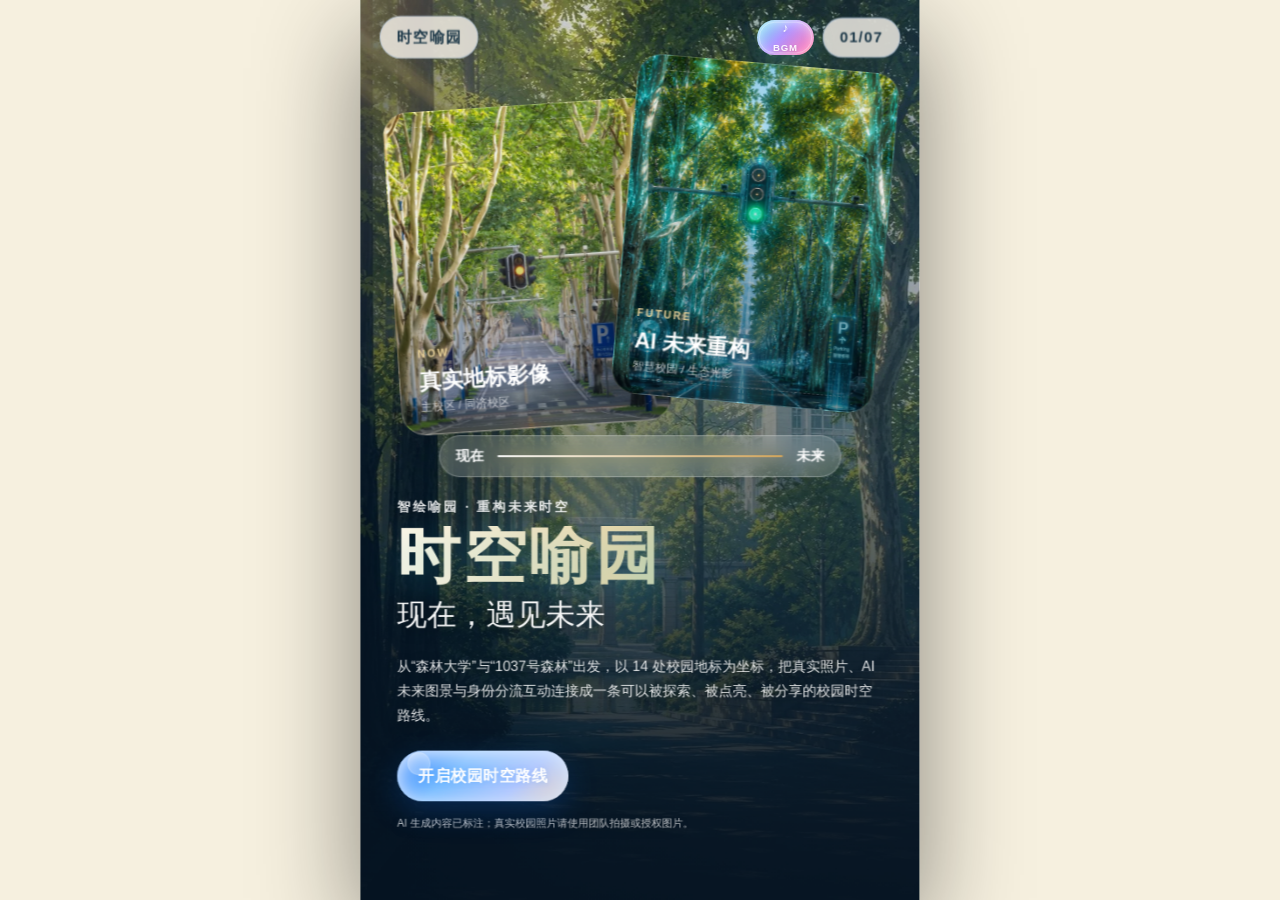
<file: index.html>
﻿<!DOCTYPE html>
<html lang="zh-CN">
<head>
  <meta charset="UTF-8" />
  <meta http-equiv="Content-Type" content="text/html; charset=UTF-8" />
  <meta name="viewport" content="width=device-width, initial-scale=1.0, maximum-scale=1.0, user-scalable=no, viewport-fit=cover" />
  <meta name="theme-color" content="#f6f0df" />
  <title>时空喻园：现在，遇见未来</title>
  <link rel="stylesheet" href="./style.css?v=64" />
</head>
<body>
  <div class="phone-shell" aria-label="H5 手机预览区域">
    <div class="h5-stage" id="stage">
      <div class="loading" id="loading">
        <div class="loader-emblem" aria-label="华中科技大学校徽">
          <span class="loader-orbit loader-orbit-a"></span>
          <span class="loader-orbit loader-orbit-b"></span>
          <img src="./图片/华中科技大学校徽.webp" alt="" />
        </div>
        <div class="loader-title">正在整理喻园时空档案</div>
        <div class="loader-sub" id="loaderSub">读取：南大门—毛主席像</div>
        <div class="loader-line"><span id="loaderBar"></span></div>
      </div>

      <div class="topbar">
        <button class="topbar-brand" id="goHome" aria-label="返回封面">时空喻园</button>
        <button class="music-toggle" id="musicToggle" aria-label="播放背景音乐"><span class="music-icon">♪</span> <span class="music-label">BGM</span></button>
        <div class="progress-pill"><span id="pageNow">01</span>/<span id="pageTotal">07</span></div>
      </div>

      <div class="guide-bear" id="guideBear" aria-hidden="true">
        <div class="guide-bubble" id="guideBubble">选择入园方式，我带你走专属路线。</div>
        <img id="guideImage" src="./assets/generated/guide-xinwuxiong-wave.webp" alt="" />
      </div>

      <main class="pages" id="pages">
        <section class="page cover active" data-page="cover">
          <div class="paper-noise"></div>
          <div class="cover-map-lines" aria-hidden="true">
            <span></span><span></span><span></span><span></span>
          </div>
          <div class="cover-hero">
            <div class="photo-slot cover-now">
              <span>NOW</span>
              <strong>真实地标影像</strong>
              <small>主校区 / 同济校区</small>
            </div>
            <div class="photo-slot cover-future">
              <span>FUTURE</span>
              <strong>AI 未来重构</strong>
              <small>智慧校园 / 生态光影</small>
            </div>
            <div class="time-ribbon">
              <b>现在</b><i></i><b>未来</b>
            </div>
          </div>
          <div class="cover-copy">
            <p class="eyebrow">智绘喻园 · 重构未来时空</p>
            <h1>时空喻园</h1>
            <h2>现在，遇见未来</h2>
            <p class="lead">从“森林大学”与“1037号森林”出发，以 14 处校园地标为坐标，把真实照片、AI 未来图景与身份分流互动连接成一条可以被探索、被点亮、被分享的校园时空路线。</p>
            <button class="primary-btn" data-next>开启校园时空路线</button>
            <p class="ai-note">AI 生成内容已标注；真实校园照片请使用团队拍摄或授权图片。</p>
          </div>
        </section>

        <section class="page identity" data-page="identity">
          <div class="page-title block-title" data-anim data-from="left" style="--delay:0ms">
            <p class="eyebrow dark">身份入口</p>
            <h2>请选择你的“入园方式”</h2>
            <p>点击一张入口卡片，即刻进入对应的校园时空路线。</p>
          </div>
          <div class="identity-desk" id="identityDesk"></div>
          <div class="slope-scene" aria-hidden="true">
            <img src="./assets/generated/despair-slope.webp" alt="" />
          </div>
          <div class="boar-run" aria-hidden="true">
            <div class="boar-track"></div>
            <div class="boar">
              <img src="./assets/generated/boar-mascot.webp" alt="" />
            </div>
          </div>
        </section>

        <section class="page route" data-page="route">
          <div class="page-title compact-title" data-anim data-from="left" style="--delay:0ms">
            <p class="eyebrow dark">时空路线</p>
            <h2 id="routeTitle">未来 HUSTer 探索路线</h2>
            <p id="routeDesc">像翻开两张校园路线卡：先选校区，再点选地标进入专属互动。</p>
          </div>

          <div class="campus-accordion" id="campusAccordion" aria-label="校区地标折叠路线卡" data-anim data-from="left" style="--delay:180ms"></div>

          <div class="route-card route-preview-card" id="routeCard" data-anim data-from="right" style="--delay:420ms">
            <span>01 / 主校区 / 精神之门</span>
            <h3>南大门—毛主席像</h3>
            <p>从这里进入喻园，也从这里看见一所大学的精神坐标。</p>
            <button class="small-btn" id="enterLandmark">查看这个地标</button>
          </div>
        </section>

        <section class="page detail detail-timegate" data-page="detail" id="detailPage">
          <div class="detail-header" data-anim data-from="left" style="--delay:0ms">
            <div>
              <p class="eyebrow dark" id="landmarkGroup">主校区｜精神之门</p>
              <h2 id="landmarkName">01 南大门-毛主席像</h2>
              <p id="landmarkIntro">从这里进入喻园，也从这里看见一所大学的精神坐标。</p>
            </div>
            <button class="small-btn muted" id="backRoute">路线图</button>
          </div>

          <div class="detail-layout" id="detailLayout" data-anim data-from="right" style="--delay:220ms">
            <div class="image-stage" id="imageStage">
              <div class="image-layers" id="imageLayers">
                <div class="layer now-layer">
                  <img id="nowImage" alt="现在地标图片" />
                  <div class="placeholder" id="nowPlaceholder">
                    <span>NOW IMAGE</span>
                    <strong id="nowFileName">01_now.webp</strong>
                    <small>地标高清原图占位</small>
                  </div>
                </div>
                <div class="layer future-layer" id="futureLayer">
                  <img id="futureImage" alt="未来地标图片" />
                  <div class="placeholder future-placeholder" id="futurePlaceholder">
                    <span>AI FUTURE IMAGE</span>
                    <strong id="futureFileName">01_future_highschool.webp</strong>
                    <small>AI 未来重构图占位</small>
                  </div>
                </div>
                <div class="scene-overlay" id="sceneOverlay"></div>
                <div class="image-badge now-badge">现在</div>
                <div class="image-badge future-badge">未来 · AI 生成</div>
                <div class="compare-handle" id="compareHandle"><i></i></div>
                <input class="compare-range" id="compareRange" type="range" min="0" max="100" value="48" aria-label="拖动比较现在与未来" />
              </div>
              <div class="image-hint-line" id="imageHintLine">完成下方任务，让“现在”显现为“未来”</div>
            </div>

            <div class="story-card">
              <span class="mini-label">身份视角</span>
              <p id="identityCopy">选择身份后生成专属文案。</p>
              <div class="task-status" id="taskStatus">
                <span>任务 0/0</span>
                <strong>选择身份后开始路线</strong>
                <small>完成任务将自动点亮坐标</small>
              </div>
              <button class="primary-btn task-next-btn" id="taskNextBtn" hidden>前往下一站</button>
              <button class="ghost-btn task-stamp-btn" id="taskStampBtn" hidden>返回集章册</button>
            </div>
          </div>

          <div class="interaction-module" id="interactionModule" data-anim data-from="left" style="--delay:520ms"></div>

          <div class="detail-nav" data-anim data-from="right" style="--delay:720ms">
            <button class="ghost-btn" id="prevLandmark">上一个</button>
            <button class="ghost-btn" id="randomLandmark">随机漫游</button>
            <button class="primary-btn" id="nextLandmark">下一个</button>
          </div>
        </section>

        <section class="page collection" data-page="collection">
          <div class="page-title compact-title">
            <p class="eyebrow dark">时空集章册</p>
            <h2>你已点亮这些喻园坐标</h2>
            <p id="collectionDesc">像翻开一本校园手账，把路线走过的地标盖进同一页。</p>
          </div>
          <div class="notebook" data-anim data-from="left" style="--delay:180ms">
            <div class="notebook-ring"></div>
            <div class="stamp-wall" id="stampWall"></div>
          </div>
          <div class="collection-actions" data-anim data-from="right" style="--delay:420ms">
            <button class="ghost-btn" id="unlockAll">点亮全部坐标</button>
            <button class="primary-btn" data-next>生成身份结尾</button>
          </div>
        </section>

        <section class="page ending" data-page="ending">
          <div class="ticket-wrap" data-anim data-from="left" style="--delay:100ms">
            <div class="ticket" id="endingTicket">
              <div class="ticket-top">
                <span>HUST TIME PASS</span>
                <b id="ticketIdentity">高中生</b>
              </div>
              <h2 id="endingTitle">未来 HUSTer 探索者</h2>
              <p id="endingText">你已提前收到一张来自未来喻园的邀请函。</p>
              <div class="ticket-stats">
                <div><strong id="statCount">0/14</strong><span>点亮地标</span></div>
                <div><strong id="statRoute">主线</strong><span>路线类型</span></div>
              </div>
              <div class="ticket-footer">华中科技大学 · 时空喻园</div>
            </div>
            <button class="primary-btn wide" id="makePoster" hidden>重新生成分享海报</button>
            <a class="primary-btn wide poster-download" id="downloadPoster" download="时空喻园身份海报.png" hidden>保存海报照片</a>
            <img class="poster-image" id="posterImage" alt="时空喻园身份分享海报" hidden />
            <canvas id="posterCanvas" width="640" height="1030" aria-label="分享海报"></canvas>
            <button class="ghost-btn wide" id="endingRestart">重新体验</button>
            <p class="poster-tip">已根据当前身份生成分享海报，可点击按钮保存海报照片。</p>
          </div>
        </section>

        <section class="page info" data-page="info">
          <div class="page-title">
            <p class="eyebrow dark">提交信息</p>
            <h2>作品简介与 AI 标注</h2>
            <p>本作品的简介、提示词与 AI 生成说明如下。</p>
          </div>
          <div class="info-panel">
            <h3>200–300 字作品简介</h3>
            <p>《时空喻园：现在，遇见未来》以华中科技大学主校区与同济校区 14 处地标为线索，面向高中生、在读生、已毕业校友与社会大众设置差异化身份入口。作品通过真实地标照片与 AI 未来重构图的滑动对比、路线地图点选、地标专属互动、时空集章与分享海报生成，呈现校园从当下记忆到未来想象的转化过程。整体视觉弱化模板化科技风，改用校园手账、路线图、票根、书页、时间轴等更具华科大生活感的界面语言，让不同群体在轻量互动中感受喻园地标、校园文化与智慧校园未来图景。</p>
          </div>
          <div class="info-panel">
            <h3>AI 生成说明</h3>
            <p>本作品中，未来场景图、局部视觉光效和海报背景由 AI 辅助生成；真实照片由团队拍摄或获得授权。页面中的未来视觉统一标注为“未来 · AI 生成”。每张 AI 未来图对应的完整提示词、生成工具、生成时间与必要的人工修改说明，均已随本作品一并提交。</p>
          </div>
          <button class="primary-btn wide" id="restart">重新体验</button>
        </section>
      </main>

      <nav class="bottom-nav" aria-label="页面导航">
        <button id="prevPage" aria-label="上一页">↑</button>
        <button id="nextPage" aria-label="下一页">↓</button>
      </nav>

      <div class="image-viewer" id="imageViewer" aria-hidden="true">
        <img id="imageViewerImg" alt="图片查看" />
        <div class="image-viewer-label" id="imageViewerLabel"></div>
        <div class="image-viewer-hint">再次点击关闭</div>
      </div>

      <audio id="bgmAudio" preload="auto" loop></audio>
    </div>
  </div>

  <script src="./script.js"></script>
</body>
</html>
</file>
<file: style.css>
:root {
  --hust-blue: #0b4ea2;
  --deep-blue: #0c2f68;
  --ink: #16304c;
  --paper: #f6f0df;
  --paper-2: #fff8e8;
  --warm: #d8a85b;
  --green: #5a8f69;
  --cyan: #29c5d8;
  --red: #c72f3b;
  --muted: rgba(22, 48, 76, .66);
  --white-muted: rgba(255,255,255,.76);
  --line: rgba(22,48,76,.14);
  --shadow: 0 22px 58px rgba(23, 42, 64, .22);
  --page-w: 640px;
  --page-h: 1030px;
  --stage-h: var(--page-h);
}

* { box-sizing: border-box; -webkit-tap-highlight-color: transparent; }
html, body { width: 100%; height: 100%; margin: 0; overflow: hidden; }
body {
  font-family: -apple-system, BlinkMacSystemFont, "PingFang SC", "Microsoft YaHei", "Helvetica Neue", Arial, sans-serif;
  color: var(--ink);
  background:
    radial-gradient(circle at 12% 10%, rgba(41,197,216,.25), transparent 28%),
    radial-gradient(circle at 90% 85%, rgba(90,143,105,.22), transparent 30%),
    #07182e;
}
button { font-family: inherit; border: 0; cursor: pointer; color: inherit; }
button:active { transform: scale(.98); }

.phone-shell {
  width: 100vw;
  height: 100vh;
  display: grid;
  place-items: center;
  padding: 0;
}
.h5-stage {
  position: relative;
  width: min(100vw, var(--page-w));
  height: min(100vh, var(--page-h));
  max-height: 100vh;
  overflow: hidden;
  background: var(--paper);
  box-shadow: 0 38px 110px rgba(0,0,0,.45), 0 0 0 1px rgba(255,255,255,.12);
  isolation: isolate;
}
.pages {
  width: 100%;
  height: 100%;
  transition: transform 720ms cubic-bezier(.22,.88,.18,1);
  will-change: transform;
}
.page {
  position: relative;
  width: 100%;
  height: 100%;
  overflow: hidden;
  padding: 70px 38px 78px;
  background:
    linear-gradient(180deg, rgba(255,255,255,.58), rgba(246,240,223,.92)),
    var(--paper);
}
.page > * { position: relative; z-index: 2; }
.paper-noise {
  position: absolute;
  inset: 0;
  z-index: 0;
  opacity: .45;
  background-image:
    radial-gradient(rgba(22,48,76,.12) .7px, transparent .8px),
    linear-gradient(120deg, rgba(255,255,255,.4), transparent 28%, rgba(255,255,255,.36));
  background-size: 9px 9px, 100% 100%;
  pointer-events: none;
}

.loading {
  position: absolute;
  inset: 0;
  z-index: 50;
  display: flex;
  flex-direction: column;
  align-items: center;
  justify-content: center;
  gap: 22px;
  color: #fff;
  background:
    radial-gradient(circle at 48% 34%, rgba(41,197,216,.26), transparent 32%),
    linear-gradient(180deg, #0c2f68, #07182e);
  transition: opacity .55s ease, visibility .55s ease;
}
.loading.hide { opacity: 0; visibility: hidden; }
.loader-emblem {
  width: 118px;
  height: 104px;
  border-radius: 50%;
  display: grid;
  place-items: center;
  border: 1px solid rgba(255,255,255,.42);
  background: rgba(255,255,255,.08);
  letter-spacing: .18em;
  font-weight: 900;
  box-shadow: 0 0 38px rgba(41,197,216,.32), inset 0 0 34px rgba(255,255,255,.06);
  animation: breathe 1.8s ease-in-out infinite alternate;
}
@keyframes breathe { from { transform: scale(.96); } to { transform: scale(1.04); } }
.loader-title { font-size: 23px; font-weight: 800; letter-spacing: .12em; text-shadow: 0 2px 10px rgba(0,0,0,.4); }
.loader-sub { font-size: 14px; color: rgba(255,255,255,.78); letter-spacing: .04em; text-shadow: 0 1px 6px rgba(0,0,0,.4); }
.loader-line { width: 280px; height: 5px; border-radius: 99px; background: rgba(255,255,255,.16); overflow: hidden; box-shadow: inset 0 1px 2px rgba(0,0,0,.3); }
.loader-line span { display: block; height: 100%; width: 0%; border-radius: inherit; background: linear-gradient(90deg, rgba(255,255,255,.9), rgba(255,255,255,.7)); transition: width .2s ease; box-shadow: 0 0 8px rgba(255,255,255,.4); }

.topbar {
  position: absolute;
  left: 22px;
  right: 22px;
  top: 18px;
  z-index: 20;
  display: flex;
  align-items: center;
  justify-content: space-between;
  pointer-events: none;
}
.topbar-brand, .progress-pill {
  pointer-events: auto;
  border-radius: 999px;
  background: rgba(255,248,232,.76);
  border: 1px solid rgba(22,48,76,.14);
  box-shadow: 0 12px 32px rgba(23,42,64,.08);
  backdrop-filter: blur(14px);
  font-weight: 800;
}
.topbar-brand { padding: 9px 14px; font-size: 13px; letter-spacing: .08em; }
.progress-pill { padding: 9px 13px; font-size: 13px; letter-spacing: .08em; }
.bottom-nav {
  position: absolute;
  right: 20px;
  bottom: 20px;
  z-index: 22;
  display: flex;
  gap: 8px;
}
.bottom-nav button {
  width: 42px;
  height: 42px;
  border-radius: 50%;
  background: rgba(22,48,76,.78);
  color: #fff;
  box-shadow: 0 12px 30px rgba(0,0,0,.18);
}

.eyebrow {
  margin: 0 0 12px;
  color: rgba(255,255,255,.78);
  font-size: 13px;
  letter-spacing: .18em;
  font-weight: 900;
}
.eyebrow.dark { color: var(--hust-blue); }
.primary-btn, .ghost-btn, .small-btn {
  border-radius: 999px;
  padding: 14px 24px;
  font-size: 16px;
  font-weight: 900;
  letter-spacing: .03em;
  transition: transform .16s ease, filter .16s ease, background .16s ease;
}
.primary-btn {
  color: #fff;
  background: linear-gradient(135deg, #0b4ea2, #1ca3b5 52%, #5a8f69);
  box-shadow: 0 14px 32px rgba(11,78,162,.24);
}
.ghost-btn {
  background: rgba(255,248,232,.78);
  border: 1px solid rgba(22,48,76,.16);
  color: var(--ink);
}
.small-btn {
  padding: 10px 16px;
  font-size: 14px;
  background: #16304c;
  color: #fff;
}
.small-btn.muted { background: rgba(22,48,76,.10); color: var(--ink); border: 1px solid rgba(22,48,76,.14); }
.wide { width: 100%; }

/* COVER: magazine layout rather than generic tech panels */
.cover {
  color: #fff;
  background:
    radial-gradient(circle at 8% 8%, rgba(41,197,216,.38), transparent 28%),
    radial-gradient(circle at 76% 36%, rgba(216,168,91,.32), transparent 28%),
    linear-gradient(160deg, #0c2f68 0%, #0c2f68 38%, #07182e 100%);
}
.cover::before {
  content: "";
  position: absolute;
  inset: 0;
  opacity: .18;
  background-image: linear-gradient(rgba(255,255,255,.22) 1px, transparent 1px), linear-gradient(90deg, rgba(255,255,255,.22) 1px, transparent 1px);
  background-size: 38px 38px;
  mask-image: linear-gradient(180deg, #000, transparent 68%);
}
.cover-map-lines { position: absolute; inset: 74px 34px 360px; z-index: 1; }
.cover-map-lines span { position: absolute; height: 2px; background: linear-gradient(90deg, transparent, rgba(255,255,255,.58), transparent); transform-origin: left; }
.cover-map-lines span:nth-child(1) { left: 40px; top: 88px; width: 370px; transform: rotate(8deg); }
.cover-map-lines span:nth-child(2) { left: 110px; top: 188px; width: 310px; transform: rotate(-12deg); }
.cover-map-lines span:nth-child(3) { left: 20px; top: 284px; width: 440px; transform: rotate(15deg); }
.cover-map-lines span:nth-child(4) { left: 260px; top: 40px; width: 260px; transform: rotate(58deg); }
.cover-hero { position: absolute; left: 34px; right: 34px; top: 76px; height: 520px; z-index: 2; }
.photo-slot {
  position: absolute;
  border-radius: 28px;
  padding: 22px;
  display: flex;
  flex-direction: column;
  justify-content: flex-end;
  overflow: hidden;
  border: 1px solid rgba(255,255,255,.28);
  box-shadow: 0 28px 70px rgba(0,0,0,.24);
}
.photo-slot::before {
  content: "";
  position: absolute;
  inset: 16px;
  border-radius: 20px;
  border: 1px dashed rgba(255,255,255,.32);
}
.photo-slot::after {
  content: "";
  position: absolute;
  inset: 0;
  background: linear-gradient(0deg, rgba(0,0,0,.48), transparent 58%);
}
.photo-slot span, .photo-slot strong, .photo-slot small { position: relative; z-index: 1; }
.photo-slot span { color: #e7d098; font-size: 12px; letter-spacing: .2em; font-weight: 900; }
.photo-slot strong { font-size: 25px; margin: 8px 0 4px; }
.photo-slot small { color: rgba(255,255,255,.72); }
.cover-now { left: 2px; top: 76px; width: 310px; height: 370px; transform: rotate(-3.8deg); background: url('./图片/梧桐大道-now.webp') center/cover; }
.cover-future { right: 4px; top: 20px; width: 300px; height: 390px; transform: rotate(5deg); background: url('./图片/梧桐大道-future.webp') center/cover; }
.time-ribbon {
  position: absolute;
  left: 56px;
  right: 56px;
  bottom: 38px;
  height: 48px;
  border-radius: 999px;
  display: flex;
  align-items: center;
  gap: 16px;
  padding: 0 18px;
  background: rgba(255,255,255,.16);
  border: 1px solid rgba(255,255,255,.28);
  backdrop-filter: blur(12px);
  box-shadow: 0 18px 40px rgba(0,0,0,.16);
}
.time-ribbon b { white-space: nowrap; }
.time-ribbon i { flex: 1; height: 2px; background: linear-gradient(90deg, #fff, #29c5d8, #b8e596); box-shadow: 0 0 18px rgba(41,197,216,.8); }
.cover-copy { position: absolute; left: 38px; right: 38px; bottom: 72px; z-index: 3; }
.cover h1 { margin: 0; font-size: 72px; line-height: .95; letter-spacing: .05em; }
.cover h2 { margin: 10px 0 0; font-size: 34px; font-weight: 500; color: rgba(255,255,255,.86); }
.lead { margin: 22px 0 26px; color: rgba(255,255,255,.74); line-height: 1.75; font-size: 16px; }
.ai-note { margin: 16px 0 0; color: rgba(255,255,255,.55); font-size: 12px; line-height: 1.6; }

/* IDENTITY: desk with real-life objects */
.identity { background: linear-gradient(180deg, #fbf3df, #eee1c4); }
.page-title { padding-top: 16px; }
.page-title h2 { margin: 0 0 12px; font-size: 38px; line-height: 1.16; }
.page-title p:not(.eyebrow) { margin: 0; color: var(--muted); line-height: 1.65; font-size: 15px; }
.compact-title { padding-top: 8px; }
.compact-title h2 { font-size: 34px; }
.block-title { width: 88%; }
.identity-desk {
  position: relative;
  height: 560px;
  margin-top: 18px;
}
.role-card {
  position: absolute;
  width: 250px;
  min-height: 194px;
  padding: 20px 18px;
  text-align: left;
  border-radius: 18px;
  border: 1px solid rgba(22,48,76,.12);
  box-shadow: var(--shadow);
  background: var(--paper-2);
  overflow: hidden;
  transition: transform .24s ease, box-shadow .24s ease, border-color .24s ease;
}
.role-card:hover, .role-card.active { box-shadow: 0 28px 70px rgba(11,78,162,.24); border-color: rgba(11,78,162,.38); }
.role-card::before { content: ""; position: absolute; inset: 0; opacity: .7; pointer-events: none; }
.role-card::after { content: ""; position: absolute; right: 18px; top: 18px; width: 54px; height: 54px; border-radius: 12px; opacity: .95; }
.role-card.highschool { left: -14px; top: -4px; transform: rotate(-16deg); background: #f0f7ff; }
.role-card.student { right: -18px; top: 48px; transform: rotate(14deg); background: #eaf3fb; }
.role-card.alumni { left: 10px; top: 264px; transform: rotate(12deg); background: #f8ecd9; }
.role-card.public { right: -6px; top: 310px; transform: rotate(-14deg); background: #edf4e7; }
.role-card.active.highschool { transform: rotate(-4deg) translateY(-6px); }
.role-card.active.student { transform: rotate(3deg) translateY(-6px); }
.role-card.active.alumni { transform: rotate(2deg) translateY(-6px); }
.role-card.active.public { transform: rotate(-3deg) translateY(-6px); }
.role-card.highschool::before { background: linear-gradient(120deg, rgba(10,115,253,.18), transparent 55%); }
.role-card.student::before { background: linear-gradient(120deg, rgba(11,78,162,.16), transparent 55%); }
.role-card.alumni::before { background: radial-gradient(circle at 20% 20%, rgba(122,81,43,.13), transparent 40%); }
.role-card.public::before { background: linear-gradient(120deg, rgba(90,143,105,.18), transparent 55%); }
.role-card.highschool::after { background: linear-gradient(135deg, #0A73FD 50%, #72BCFF 50%); clip-path: polygon(0 0, 100% 0, 78% 100%, 0 78%); }
.role-card.student::after { background: linear-gradient(135deg, var(--hust-blue), #89c8ef); border-radius: 999px; }
.role-card.alumni::after { background: #fff; border: 6px solid #b98b61; transform: rotate(6deg); }
.role-card.public::after { background: linear-gradient(90deg, transparent 18%, #5a8f69 19% 27%, transparent 28% 46%, #5a8f69 47% 55%, transparent 56%); border: 1px solid rgba(90,143,105,.3); }
.role-card span { display: block; color: var(--hust-blue); font-weight: 900; font-size: 12px; letter-spacing: .14em; }
.role-card h3 { margin: 34px 0 8px; font-size: 23px; }
.role-card p { margin: 0; color: var(--muted); font-size: 13px; line-height: 1.55; }
.identity-preview {
  position: absolute;
  left: 38px;
  right: 38px;
  bottom: 142px;
  padding: 18px 20px;
  border-radius: 24px;
  background: rgba(255,255,255,.66);
  border: 1px solid rgba(22,48,76,.12);
  box-shadow: 0 18px 48px rgba(23,42,64,.12);
}
.identity-preview span { color: var(--hust-blue); font-size: 12px; letter-spacing: .14em; font-weight: 900; }
.identity-preview strong { display: block; margin-top: 8px; font-size: 20px; }
.identity-preview p { margin: 6px 0 0; color: var(--muted); line-height: 1.55; font-size: 13px; }
.identity .wide { position: absolute; left: 38px; right: 38px; bottom: 76px; width: auto; }

/* ROUTE: map + preview + filmstrip */
.route { background: linear-gradient(180deg, #f7f1e0, #edf3f1); }
.map-pin {
  position: absolute;
  width: 38px;
  height: 38px;
  margin: -19px 0 0 -19px;
  border-radius: 50%;
  background: #fff8e8;
  border: 2px solid rgba(11,78,162,.25);
  display: grid;
  place-items: center;
  font-size: 13px;
  font-weight: 900;
  color: var(--hust-blue);
  box-shadow: 0 12px 26px rgba(23,42,64,.18);
  transition: transform .18s ease, background .18s ease;
}
.map-pin.active { transform: scale(1.22); background: var(--hust-blue); color: #fff; }
.map-pin.unlocked { border-color: rgba(90,143,105,.7); box-shadow: 0 0 0 5px rgba(90,143,105,.12), 0 12px 26px rgba(23,42,64,.16); }

/* DETAIL: dynamic visual language */
.detail { background: linear-gradient(180deg, #fbf3df, #edf3f1); padding-bottom: 66px; }
.detail-header { display: flex; gap: 12px; align-items: flex-start; justify-content: space-between; padding-top: 0; }
.detail-header h2 { margin: 0 0 8px; font-size: 34px; line-height: 1.15; }
.detail-header p:not(.eyebrow) { margin: 0; color: var(--muted); font-size: 14px; line-height: 1.55; max-width: 430px; }
.detail-layout { margin-top: 15px; display: grid; gap: 14px; }
.image-stage { position: relative; }
.image-layers {
  position: relative;
  height: 418px;
  border-radius: 34px;
  overflow: hidden;
  background: #d9e7ea;
  border: 1px solid rgba(22,48,76,.14);
  box-shadow: var(--shadow);
}
.layer { position: absolute; inset: 0; overflow: hidden; }
.layer img { width: 100%; height: 100%; object-fit: cover; object-position: center center; display: none; }
.future-layer { clip-path: inset(0 0 0 48%); transition: clip-path .08s linear; background: #0c2f68; }
.placeholder {
  position: absolute;
  inset: 0;
  display: flex;
  flex-direction: column;
  justify-content: center;
  align-items: center;
  gap: 8px;
  text-align: center;
  background:
    linear-gradient(135deg, rgba(255,255,255,.76), rgba(255,255,255,.28)),
    repeating-linear-gradient(90deg, rgba(22,48,76,.08) 0 1px, transparent 1px 28px),
    repeating-linear-gradient(0deg, rgba(22,48,76,.06) 0 1px, transparent 1px 28px);
}
.placeholder span { color: var(--hust-blue); letter-spacing: .18em; font-size: 12px; font-weight: 900; }
.placeholder strong { font-size: 26px; }
.placeholder small { color: var(--muted); }
.future-placeholder { background: linear-gradient(135deg, rgba(41,197,216,.38), rgba(90,143,105,.18)), repeating-linear-gradient(90deg, rgba(255,255,255,.26) 0 1px, transparent 1px 24px), #0c2f68; color: #fff; }
.future-placeholder small { color: rgba(255,255,255,.72); }

/* v62: 加载中状态 — 显示旋转加载动画 */
.placeholder.loading::after {
  content: "";
  width: 36px;
  height: 36px;
  border: 3px solid rgba(11,78,162,.18);
  border-top-color: var(--hust-blue);
  border-radius: 50%;
  animation: imgSpin .8s linear infinite;
  margin-top: 6px;
}
.placeholder.loading span,
.placeholder.loading strong,
.placeholder.loading small {
  display: none;
}
.placeholder.loading::before {
  content: "图片加载中…";
  font-size: 13px;
  font-weight: 700;
  color: var(--hust-blue);
  letter-spacing: .04em;
}
.future-placeholder.loading::before {
  color: rgba(255,255,255,.9);
}
.future-placeholder.loading::after {
  border-color: rgba(255,255,255,.2);
  border-top-color: rgba(255,255,255,.85);
}
@keyframes imgSpin {
  to { transform: rotate(360deg); }
}

/* v62: 加载失败状态 */
.placeholder.error::before {
  content: "图片加载失败";
}
.placeholder.error::after {
  display: none;
}
.placeholder.error strong,
.placeholder.error small {
  display: none;
}
.scene-overlay { position: absolute; inset: 0; z-index: 4; pointer-events: none; }
.image-badge {
  position: absolute;
  top: 16px;
  z-index: 7;
  padding: 7px 11px;
  border-radius: 999px;
  color: #fff;
  background: rgba(0,0,0,.38);
  font-size: 12px;
  letter-spacing: .08em;
  font-weight: 800;
}
.now-badge { left: 16px; }
.future-badge { right: 16px; }
.compare-handle { position: absolute; top: 0; bottom: 0; left: 48%; width: 2px; z-index: 8; background: rgba(255,255,255,.92); box-shadow: 0 0 18px rgba(41,197,216,.8); pointer-events: none; }
.compare-handle i { position: absolute; left: 50%; top: 50%; transform: translate(-50%, -50%); width: 46px; height: 46px; border-radius: 50%; background: rgba(255,255,255,.22); border: 1px solid rgba(255,255,255,.62); backdrop-filter: blur(8px); }
.compare-handle i::after { content: "↔"; position: absolute; inset: 0; display: grid; place-items: center; color: #fff; font-weight: 900; text-shadow: 0 2px 8px rgba(0,0,0,.4); }
.compare-range { position: absolute; inset: 0; width: 100%; height: 100%; opacity: 0; z-index: 9; cursor: ew-resize; }
.image-tools { display: flex; gap: 8px; padding: 8px; margin-top: 10px; border-radius: 999px; background: rgba(255,255,255,.62); border: 1px solid rgba(22,48,76,.12); }
.tool { flex: 1; padding: 9px 8px; border-radius: 999px; background: transparent; color: rgba(22,48,76,.58); font-weight: 900; }
.tool.active { color: #fff; background: var(--hust-blue); }
.story-card {
  padding: 17px 18px;
  border-radius: 24px;
  background: rgba(255,255,255,.65);
  border: 1px solid rgba(22,48,76,.12);
  box-shadow: 0 12px 36px rgba(23,42,64,.09);
  display: grid;
  gap: 10px;
}
.story-card p { margin: 0; color: var(--muted); line-height: 1.58; font-size: 14px; }
.mini-label { color: var(--hust-blue); font-size: 12px; letter-spacing: .14em; font-weight: 900; }
.interaction-module {
  min-height: 150px;
  margin-top: 13px;
  padding: 16px;
  border-radius: 26px;
  background: rgba(255,255,255,.65);
  border: 1px solid rgba(22,48,76,.12);
  box-shadow: 0 14px 38px rgba(23,42,64,.10);
}
.module-head { display: flex; align-items: center; justify-content: space-between; gap: 12px; margin-bottom: 12px; }
.module-head h3 { margin: 0; font-size: 21px; }
.module-head span { color: var(--hust-blue); font-size: 12px; font-weight: 900; letter-spacing: .12em; }
.module-copy { margin: 8px 0 0; color: var(--muted); line-height: 1.5; font-size: 13px; }
.detail-nav { display: flex; gap: 10px; margin-top: 13px; }
.detail-nav button { flex: 1; padding-left: 12px; padding-right: 12px; }

/* detail mode overlays */
.detail-timegate .image-layers { border-radius: 34px 34px 16px 16px; }
.detail-timegate .scene-overlay::before { content: none; }
.detail-book .image-layers { border-radius: 18px 38px 38px 18px; box-shadow: inset 18px 0 28px rgba(0,0,0,.08), var(--shadow); }
.detail-book .scene-overlay::before { content: none; }
.detail-nature .image-layers { border-radius: 45px; }
.detail-nature .scene-overlay::before, .detail-nature .scene-overlay::after { content: ""; position: absolute; width: 110px; height: 110px; border-radius: 50%; border: 1px solid rgba(255,255,255,.48); bottom: 40px; left: 38px; animation: ripple 2.6s linear infinite; }
.detail-nature .scene-overlay::after { animation-delay: .8s; transform: scale(.7); }
@keyframes ripple { from { opacity: .9; transform: scale(.35); } to { opacity: 0; transform: scale(1.6); } }
.detail-classroom .scene-overlay { background-image: linear-gradient(rgba(255,255,255,.14) 1px, transparent 1px), linear-gradient(90deg, rgba(255,255,255,.14) 1px, transparent 1px); background-size: 54px 54px; mix-blend-mode: screen; }
.detail-science .scene-overlay::before { content: none; }
@keyframes marquee { from { transform: translateX(0); } to { transform: translateX(360px); } }
.detail-medicine .scene-overlay::before { content: none; }
@keyframes pulseLine { 0%,100% { opacity: .38; transform: scaleX(.84); } 50% { opacity: 1; transform: scaleX(1); } }

/* modules */
.timeline-range { width: 100%; accent-color: var(--hust-blue); }
.timeline-row { display: grid; grid-template-columns: repeat(3, 1fr); gap: 8px; color: rgba(22,48,76,.52); font-size: 12px; font-weight: 800; }
.timeline-row span:nth-child(2) { text-align: center; }
.timeline-row span:nth-child(3) { text-align: right; }
.book-stack { display: flex; gap: 10px; }
.book-page { flex: 1; min-height: 70px; padding: 12px; border-radius: 14px; background: #fff8e8; border: 1px solid rgba(22,48,76,.11); font-size: 13px; line-height: 1.45; }
.season-wheel { display: grid; grid-template-columns: repeat(4, 1fr); gap: 8px; }
.season-btn { padding: 12px 4px; border-radius: 16px; background: rgba(90,143,105,.12); font-weight: 900; }
.season-btn.active { background: var(--green); color: #fff; }
.window-grid { display: grid; grid-template-columns: repeat(8, 1fr); gap: 7px; }
.window-dot { height: 18px; border-radius: 6px; background: rgba(22,48,76,.12); border: 1px solid rgba(22,48,76,.08); }
.window-dot.on { background: #ffd166; box-shadow: 0 0 14px rgba(255,209,102,.72); }
.constellation { position: relative; height: 78px; }
.star { position: absolute; width: 17px; height: 17px; border-radius: 50%; background: rgba(11,78,162,.18); border: 1px solid rgba(11,78,162,.25); }
.star.on { background: var(--cyan); box-shadow: 0 0 20px rgba(41,197,216,.8); }

/* COLLECTION */
.collection { background: linear-gradient(180deg, #f7f1e0, #f2e5ca); }
.notebook {
  position: relative;
  height: 668px;
  margin-top: 18px;
  padding: 26px 18px 18px 34px;
  border-radius: 28px;
  background:
    linear-gradient(90deg, rgba(22,48,76,.08) 1px, transparent 1px),
    linear-gradient(#fffaf0, #f7eacb);
  background-size: 100% 100%, 100% 100%;
  border: 1px solid rgba(22,48,76,.12);
  box-shadow: var(--shadow);
}
.notebook-ring { position: absolute; left: 14px; top: 34px; bottom: 34px; width: 8px; background: repeating-linear-gradient(180deg, rgba(22,48,76,.32) 0 18px, transparent 18px 38px); border-radius: 99px; }
.stamp-wall { display: grid; grid-template-columns: repeat(3, 1fr); gap: 12px; }
.stamp {
  min-height: 126px;
  padding: 10px 8px;
  border-radius: 16px;
  display: flex;
  flex-direction: column;
  justify-content: center;
  align-items: center;
  gap: 8px;
  text-align: center;
  color: rgba(22,48,76,.36);
  background: rgba(255,255,255,.52);
  border: 1px dashed rgba(22,48,76,.22);
  transform: rotate(var(--rot, 0deg));
}
.stamp-icon { width: 42px; height: 42px; border-radius: 50%; display: grid; place-items: center; border: 1px dashed rgba(22,48,76,.25); font-weight: 900; }
.stamp strong { font-size: 12px; line-height: 1.35; }
.stamp.unlocked { color: var(--hust-blue); background: #fff8e8; border: 2px solid rgba(11,78,162,.58); box-shadow: 0 10px 22px rgba(23,42,64,.10); }
.stamp.unlocked .stamp-icon { color: #fff; background: var(--hust-blue); border: 0; }
.collection-actions { display: flex; gap: 12px; margin-top: 16px; }
.collection-actions button { flex: 1; }

/* ENDING */
.ending { background: linear-gradient(180deg, #0c2f68, #07182e); color: #fff; }
.ending::before { content: ""; position: absolute; inset: 0; background-image: radial-gradient(rgba(255,255,255,.16) 1px, transparent 1px); background-size: 24px 24px; mask-image: linear-gradient(180deg, #000, transparent 78%); opacity: .48; }
.ticket-wrap { padding-top: 42px; }
.ticket {
  position: relative;
  min-height: 560px;
  padding: 34px;
  border-radius: 34px;
  background: linear-gradient(145deg, rgba(255,255,255,.92), rgba(255,248,232,.86));
  color: var(--ink);
  box-shadow: 0 28px 70px rgba(0,0,0,.24);
  overflow: hidden;
}
.ticket::before, .ticket::after { content: ""; position: absolute; top: 46%; width: 46px; height: 46px; border-radius: 50%; background: #0a2348; }
.ticket::before { left: -23px; }
.ticket::after { right: -23px; }
.ticket-top { display: flex; justify-content: space-between; align-items: center; color: var(--hust-blue); font-size: 13px; letter-spacing: .12em; font-weight: 900; }
.ticket h2 { margin: 72px 0 18px; font-size: 45px; line-height: 1.12; }
.ticket p { color: var(--muted); line-height: 1.75; font-size: 16px; }
.ticket-stats { display: grid; grid-template-columns: repeat(2, 1fr); gap: 12px; margin: 32px 0; }
.ticket-stats div { border-radius: 20px; padding: 18px; background: rgba(11,78,162,.08); }
.ticket-stats strong { display: block; font-size: 28px; color: var(--hust-blue); }
.ticket-stats span { color: var(--muted); font-size: 13px; }
.ticket-footer { position: absolute; left: 34px; right: 34px; bottom: 28px; padding-top: 18px; border-top: 1px dashed rgba(22,48,76,.24); font-size: 13px; color: rgba(22,48,76,.52); }
.ending .wide { margin-top: 22px; }
#posterCanvas { display: none; width: 100%; max-height: 390px; height: auto; margin-top: 18px; border-radius: 26px; border: 1px solid rgba(255,255,255,.18); box-shadow: 0 26px 70px rgba(0,0,0,.28); }
.poster-tip { margin: 12px 0 0; color: rgba(255,255,255,.55); font-size: 12px; text-align: center; }

/* INFO */
.info { background: linear-gradient(180deg, #fbf3df, #edf3f1); }
.info-panel {
  margin-top: 22px;
  padding: 22px;
  border-radius: 24px;
  background: rgba(255,255,255,.70);
  border: 1px solid rgba(22,48,76,.12);
  box-shadow: 0 14px 36px rgba(23,42,64,.08);
}
.info-panel h3 { margin: 0 0 12px; color: var(--hust-blue); }
.info-panel p { margin: 0; color: var(--muted); line-height: 1.78; font-size: 15px; }
.info .wide { margin-top: 26px; }

@media (max-width: 480px) {
  .page { padding-left: 24px; padding-right: 24px; }
  .cover-hero { left: 22px; right: 22px; }
  .cover-copy { left: 24px; right: 24px; }
  .cover h1 { font-size: 56px; }
  .cover h2 { font-size: 27px; }
  .photo-slot { padding: 18px; }
  .cover-now { width: 285px; }
  .cover-future { width: 272px; }
  .page-title h2 { font-size: 32px; }
  .role-card { width: 220px; }
  .identity-preview, .identity .wide { left: 24px; right: 24px; }
  .image-layers { height: 390px; }
  .notebook { height: 636px; }
  .stamp { min-height: 116px; }
}

/* =========================
   v4 refine patch: based on v2, fixed 640 × 1030 design canvas
   ========================= */
.phone-shell {
  width: 100vw;
  height: 100vh;
  height: 100dvh;
  overflow: hidden;
  position: relative;
}
.h5-stage {
  position: absolute;
  left: 50%;
  top: 50%;
  width: var(--page-w);
  height: var(--stage-h, var(--page-h));
  min-width: var(--page-w);
  min-height: var(--stage-h, var(--page-h));
  max-width: none;
  max-height: none;
  transform: translate(-50%, -50%) scale(var(--stage-scale, 1));
  transform-origin: center center;
  border-radius: 0;
}
.h5-stage::before {
  content: "";
  position: absolute;
  inset: -26%;
  z-index: 0;
  pointer-events: none;
  background:
    radial-gradient(circle at 22% 14%, rgba(41,197,216,.20), transparent 24%),
    radial-gradient(circle at 74% 8%, rgba(216,168,91,.16), transparent 22%),
    radial-gradient(circle at 86% 84%, rgba(90,143,105,.18), transparent 26%);
  animation: ambientDrift 14s ease-in-out infinite alternate;
  opacity: .72;
}
@keyframes ambientDrift {
  from { transform: translate3d(-12px,-8px,0) scale(1); }
  to { transform: translate3d(14px,10px,0) scale(1.06); }
}
.pages, .topbar, .bottom-nav, .loading { position: relative; z-index: 1; }
.loading { position: absolute; }
.page {
  background-image:
    linear-gradient(180deg, rgba(255,255,255,.58), rgba(246,240,223,.92)),
    radial-gradient(rgba(11,78,162,.08) .8px, transparent .9px);
  background-size: auto, 18px 18px;
}

/* Premium button system: pill surface + sheen + ripple */
.primary-btn, .ghost-btn, .small-btn, .tool, .season-btn, .book-page, .map-pin, .landmark-chip, .campus-head, .stamp, .window-dot, .star {
  position: relative;
  overflow: hidden;
  isolation: isolate;
  touch-action: manipulation;
}
.primary-btn, .small-btn {
  --btn-bg: linear-gradient(135deg, #073a82 0%, #0b4ea2 42%, #168a9f 72%, #4e8b67 100%);
  min-height: 48px;
  color: #fff;
  background: var(--btn-bg);
  border: 1px solid rgba(255,255,255,.30);
  box-shadow:
    0 16px 34px rgba(11,78,162,.28),
    inset 0 1px 0 rgba(255,255,255,.38),
    inset 0 -12px 22px rgba(0,0,0,.10);
  transform: translateZ(0);
}
.primary-btn::before, .small-btn::before {
  content: "";
  position: absolute;
  inset: 1px;
  border-radius: inherit;
  background: linear-gradient(180deg, rgba(255,255,255,.25), transparent 45%);
  z-index: -1;
}
.primary-btn::after, .small-btn::after {
  content: "→";
  display: inline-grid;
  place-items: center;
  width: 24px;
  height: 24px;
  margin-left: 10px;
  border-radius: 50%;
  background: rgba(255,255,255,.18);
  box-shadow: inset 0 0 0 1px rgba(255,255,255,.24);
  vertical-align: -5px;
  transition: transform .22s cubic-bezier(.2,.9,.2,1);
}
.primary-btn:hover::after, .small-btn:hover::after { transform: translateX(3px); }
.small-btn:active { transform: translateY(2px) scale(.985); filter: saturate(1.08); }
.ghost-btn {
  min-height: 46px;
  background: linear-gradient(180deg, rgba(255,255,255,.82), rgba(255,248,232,.68));
  border: 1px solid rgba(22,48,76,.14);
  box-shadow: 0 10px 24px rgba(23,42,64,.10), inset 0 1px 0 rgba(255,255,255,.75);
}
.ghost-btn:active { transform: translateY(2px) scale(.985); }
.small-btn.muted::after, .ghost-btn::after { content: none; }
.btn-ripple {
  position: absolute;
  width: 12px;
  height: 12px;
  border-radius: 50%;
  pointer-events: none;
  background: rgba(255,255,255,.58);
  transform: translate(-50%, -50%) scale(0);
  animation: rippleOut .58s ease-out forwards;
  z-index: 5;
}
@keyframes rippleOut { to { transform: translate(-50%, -50%) scale(28); opacity: 0; } }

/* Route page: replace long film strip with two collapsible campus cards */
.route { background: linear-gradient(180deg, #f7f1e0, #edf3f1); }
.campus-accordion {
  display: grid;
  gap: 14px;
  margin-top: 18px;
}
.campus-card {
  border-radius: 30px;
  background: rgba(255,255,255,.70);
  border: 1px solid rgba(22,48,76,.12);
  box-shadow: 0 16px 38px rgba(23,42,64,.11);
  overflow: hidden;
  backdrop-filter: blur(12px);
  transition: transform .28s ease, box-shadow .28s ease, background .28s ease;
}
.campus-card.open {
  background: rgba(255,248,232,.88);
  box-shadow: 0 26px 64px rgba(23,42,64,.17);
}
.campus-card:has(.campus-head:active) { transform: scale(.992); }
.campus-head {
  width: 100%;
  padding: 17px 18px;
  display: grid;
  grid-template-columns: 46px 1fr auto;
  gap: 13px;
  align-items: center;
  text-align: left;
  background: transparent;
}
.campus-mark {
  width: 46px;
  height: 46px;
  display: grid;
  place-items: center;
  border-radius: 50%;
  overflow: hidden;
  background: #fff;
  box-shadow: 0 2px 10px rgba(0,0,0,.12), 0 1px 3px rgba(0,0,0,.08);
}
.campus-mark img.campus-emblem {
  width: 42px;
  height: 42px;
  object-fit: contain;
}
.campus-meta span { display: block; color: var(--hust-blue); font-size: 12px; font-weight: 900; letter-spacing: .16em; }
.campus-meta strong { display: block; margin-top: 4px; font-size: 21px; color: var(--ink); }
.campus-toggle {
  width: 38px;
  height: 38px;
  display: grid;
  place-items: center;
  border-radius: 50%;
  color: var(--hust-blue);
  background: rgba(11,78,162,.08);
  transition: transform .28s ease, background .28s ease;
}
.campus-card.open .campus-toggle { transform: rotate(180deg); background: rgba(11,78,162,.14); }
.campus-body {
  display: grid;
  grid-template-rows: 0fr;
  transition: grid-template-rows .46s cubic-bezier(.2,.9,.2,1), padding .35s ease;
}
.campus-card.open .campus-body { grid-template-rows: 1fr; }
.campus-body-inner {
  overflow: hidden;
  padding: 0 16px;
}
.campus-card.open .campus-body-inner { padding-bottom: 16px; }
.campus-map {
  position: relative;
  height: 244px;
  border-radius: 24px;
  overflow: hidden;
  background:
    linear-gradient(145deg, rgba(255,255,255,.48), rgba(255,255,255,.20)),
    radial-gradient(circle at 22% 30%, rgba(90,143,105,.28), transparent 24%),
    radial-gradient(circle at 70% 66%, rgba(41,197,216,.20), transparent 26%),
    #d9e6de;
  border: 1px solid rgba(22,48,76,.12);
  box-shadow: inset 0 1px 0 rgba(255,255,255,.62);
}
.campus-map::before {
  content: "";
  position: absolute;
  inset: 0;
  background-image: inherit;
  background-size: contain;
  background-position: center;
  background-repeat: no-repeat;
  opacity: 1;
}
.campus-map[data-map="tongji"]::before { background-size: cover; }
.campus-map[data-map="main"]::before { background-image: url("assets/maps/Main-map.webp"); }
.campus-map[data-map="tongji"]::before { background-image: url("assets/maps/TJ-map.webp"); }
/* v59: 主校区地图保持横向铺满，高度按图片比例自适应，去除上下空白 */
.campus-map[data-map="main"] {
  height: auto !important;
  aspect-ratio: 1672 / 941 !important;
}
.campus-map[data-map="main"]::before {
  background-size: 100% 100% !important;
}
.campus-map::after {
  display: none;
}
.campus-route-line {
  display: none !important;
}
.landmark-chip-grid {
  display: grid;
  grid-template-columns: repeat(3, 1fr);
  gap: 8px;
  margin-top: 12px;
}
.landmark-chip {
  min-height: 58px;
  padding: 9px 8px;
  display: grid;
  grid-template-columns: 24px 1fr;
  gap: 7px;
  align-items: center;
  text-align: left;
  border-radius: 17px;
  background: rgba(255,255,255,.68);
  border: 1px solid rgba(22,48,76,.10);
  box-shadow: 0 8px 18px rgba(23,42,64,.06);
  color: var(--ink);
}
.landmark-chip b {
  width: 24px;
  height: 24px;
  display: grid;
  place-items: center;
  border-radius: 10px;
  color: var(--hust-blue);
  background: rgba(11,78,162,.09);
  font-size: 11px;
}
.landmark-chip span { font-size: 12px; line-height: 1.25; font-weight: 800; }
.landmark-chip.active {
  color: #fff;
  background: linear-gradient(135deg, #0b4ea2, #1593a7 72%, #5a8f69);
  box-shadow: 0 14px 26px rgba(11,78,162,.22), inset 0 1px 0 rgba(255,255,255,.26);
}
.landmark-chip.active b { color: #fff; background: rgba(255,255,255,.18); }
.route-preview-card {
  position: relative;
  inset: auto;
  min-height: 166px;
  margin-top: 16px;
  padding: 21px 22px;
  border-radius: 28px;
  background: linear-gradient(180deg, rgba(255,248,232,.94), rgba(255,255,255,.72));
}
.route-preview-card::before {
  content: "";
  position: absolute;
  top: 18px;
  right: 20px;
  width: 76px;
  height: 76px;
  border-radius: 26px;
  background:
    linear-gradient(135deg, rgba(11,78,162,.14), rgba(41,197,216,.10)),
    repeating-linear-gradient(45deg, rgba(11,78,162,.14) 0 2px, transparent 2px 8px);
  opacity: .62;
}

/* Map pins refined */
.map-pin {
  width: 34px;
  height: 34px;
  margin: -17px 0 0 -17px;
  background: rgba(255,248,232,.92);
  border: 1px solid rgba(255,255,255,.70);
  box-shadow: 0 10px 24px rgba(23,42,64,.20), 0 0 0 5px rgba(255,255,255,.20);
}
.map-pin::after {
  content: "";
  position: absolute;
  inset: -8px;
  border-radius: 50%;
  border: 1px solid rgba(11,78,162,.22);
  animation: pinPulse 2s ease-out infinite;
}
.map-pin.active { transform: scale(1.18); background: #0b4ea2; color: #fff; }
.map-pin.active::after { border-color: rgba(41,197,216,.55); }
@keyframes pinPulse { 0% { transform: scale(.72); opacity: .72; } 80%,100% { transform: scale(1.25); opacity: 0; } }

/* v56: Map labels — 更大透明圆圈按钮，选中仅波动 */
.map-label {
  position: absolute;
  transform: translate(-50%, -50%);
  display: inline-block;
  width: 64px;
  height: 64px;
  padding: 0;
  background: transparent;
  border: 2px solid transparent;
  border-radius: 50%;
  cursor: pointer;
  transition: all .22s ease;
  z-index: 5;
}
/* 隐藏自己生成的图标和文字，只保留透明点击区 */
.map-label b,
.map-label span {
  display: none;
}
/* hover 浮起淡淡边框提示 */
.map-label:hover {
  border-color: rgba(11,78,162,.35);
  background: rgba(11,78,162,.05);
}
/* 路线成员：淡淡圆形描边提示可点 */
.map-label.route-member {
  border-color: rgba(11,78,162,.25);
}
.map-label.route-member:hover {
  background: rgba(11,78,162,.10);
  border-color: rgba(11,78,162,.50);
}
/* 自由探索：更淡的虚线圆 */
.map-label.free-explore {
  border-color: rgba(22,48,76,.18);
  border-style: dashed;
}
/* 已解锁 */
.map-label.unlocked {
  border-color: rgba(90,143,105,.45);
}
.map-label.unlocked:hover {
  background: rgba(90,143,105,.10);
  border-color: rgba(90,143,105,.65);
}
/* 选中状态：无边框，仅波动效果 */
.map-label.active {
  border-color: transparent;
  background: transparent;
  z-index: 6;
  animation: labelPulse 1.4s ease-out infinite;
}
@keyframes labelPulse {
  0% { box-shadow: 0 0 0 0 rgba(41,197,216,.55), 0 0 0 0 rgba(11,78,162,.35); }
  50% { box-shadow: 0 0 0 8px rgba(41,197,216,.25), 0 0 0 14px rgba(11,78,162,.12); }
  100% { box-shadow: 0 0 0 16px rgba(41,197,216,0), 0 0 0 28px rgba(11,78,162,0); }
}

/* Details: keep now/future compare, but move controls into the image and vary the feel */
.image-stage { position: relative; }
.image-layers { height: 424px; }
.image-layers::after {
  content: "拖动图片 · 比较现在 / 未来";
  position: absolute;
  left: 18px;
  bottom: 76px;
  z-index: 7;
  padding: 6px 10px;
  border-radius: 999px;
  color: rgba(255,255,255,.86);
  background: rgba(0,0,0,.26);
  border: 1px solid rgba(255,255,255,.20);
  backdrop-filter: blur(10px);
  font-size: 12px;
  font-weight: 800;
  letter-spacing: .03em;
}
.image-tools {
  position: absolute;
  left: 14px;
  right: 14px;
  bottom: 14px;
  z-index: 12;
  display: grid;
  grid-template-columns: repeat(3, 1fr);
  gap: 6px;
  padding: 6px;
  margin-top: 0;
  border-radius: 22px;
  background: rgba(255,255,255,.35);
  border: 1px solid rgba(255,255,255,.34);
  box-shadow: 0 16px 32px rgba(0,0,0,.18), inset 0 1px 0 rgba(255,255,255,.34);
  backdrop-filter: blur(14px);
}
.tool {
  min-height: 38px;
  padding: 8px 6px;
  border-radius: 17px;
  background: rgba(255,255,255,.32);
  color: rgba(255,255,255,.88);
  text-shadow: 0 1px 6px rgba(0,0,0,.25);
  box-shadow: inset 0 0 0 1px rgba(255,255,255,.16);
  font-size: 13px;
  transition: transform .2s ease, background .2s ease, color .2s ease, box-shadow .2s ease;
}
.tool::before {
  content: "";
  display: inline-block;
  width: 7px;
  height: 7px;
  margin-right: 6px;
  border-radius: 50%;
  background: rgba(255,255,255,.54);
  vertical-align: 1px;
}
.tool.active {
  color: #fff;
  background: linear-gradient(135deg, #0b4ea2, #1ba1b5);
  box-shadow: 0 8px 18px rgba(11,78,162,.34), inset 0 1px 0 rgba(255,255,255,.32);
}
.tool.active::before { background: #b8e596; box-shadow: 0 0 12px rgba(184,229,150,.9); }
.detail-book .image-tools { top: 14px; bottom: auto; left: 18px; right: 18px; }
.detail-classroom .image-tools { left: 18px; right: auto; bottom: 18px; width: 145px; grid-template-columns: 1fr; border-radius: 24px; }
.detail-science .image-tools, .detail-medicine .image-tools { left: 88px; right: 88px; }
.compare-handle i {
  width: 52px;
  height: 52px;
  background: radial-gradient(circle, rgba(255,255,255,.46), rgba(255,255,255,.16));
  box-shadow: 0 10px 28px rgba(0,0,0,.20), 0 0 28px rgba(41,197,216,.45);
  animation: handlePulse 2.4s ease-in-out infinite;
}
@keyframes handlePulse {
  0%, 100% { transform: translate(-50%, -50%) scale(1); box-shadow: 0 10px 28px rgba(0,0,0,.20), 0 0 24px rgba(11,78,162,.40); }
  50% { transform: translate(-50%, -50%) scale(1.08); box-shadow: 0 10px 28px rgba(0,0,0,.20), 0 0 36px rgba(11,78,162,.70); }
}
/* 拖动中暂停脉冲，避免视觉抖动 */
body.dragging-compare .compare-handle i { animation: none; }

.story-card {
  position: relative;
  overflow: hidden;
}
.story-card::after {
  content: "";
  position: absolute;
  right: -28px;
  bottom: -36px;
  width: 120px;
  height: 120px;
  border-radius: 50%;
  background: radial-gradient(circle, rgba(11,78,162,.10), transparent 68%);
}
.detail-nature .story-card { background: linear-gradient(135deg, rgba(255,255,255,.70), rgba(239,247,232,.76)); }
.detail-book .story-card { border-left: 6px solid rgba(216,168,91,.55); }
.detail-classroom .story-card { background: linear-gradient(135deg, rgba(255,255,255,.72), rgba(230,241,250,.74)); }

/* Richer interaction modules */
.interaction-module {
  padding: 0;
  background: transparent;
  border: 0;
  box-shadow: none;
}
.interaction-card {
  min-height: 150px;
  padding: 16px;
  border-radius: 26px;
  background: rgba(255,255,255,.66);
  border: 1px solid rgba(22,48,76,.12);
  box-shadow: 0 14px 38px rgba(23,42,64,.10);
  overflow: hidden;
}
.module-head span {
  padding: 5px 9px;
  border-radius: 999px;
  background: rgba(11,78,162,.08);
}
.module-copy { position: relative; z-index: 1; }
.timeline-range {
  height: 34px;
  appearance: none;
  background: transparent;
}
.timeline-range::-webkit-slider-runnable-track {
  height: 10px;
  border-radius: 999px;
  background: linear-gradient(90deg, #c9a76b, #0b4ea2 55%, #29c5d8);
  box-shadow: inset 0 1px 2px rgba(0,0,0,.18);
}
.timeline-range::-webkit-slider-thumb {
  appearance: none;
  width: 30px;
  height: 30px;
  margin-top: -10px;
  border-radius: 50%;
  background: #fff;
  border: 6px solid #0b4ea2;
  box-shadow: 0 10px 22px rgba(11,78,162,.25);
}
.timegate-cards { display: grid; grid-template-columns: repeat(3, 1fr); gap: 8px; margin-bottom: 10px; }
.timegate-card {
  padding: 10px 8px;
  border-radius: 17px;
  background: rgba(255,248,232,.74);
  border: 1px solid rgba(22,48,76,.10);
}
.timegate-card b { display: block; color: var(--hust-blue); font-size: 14px; }
.timegate-card small { color: var(--muted); font-size: 11px; }
.book-stack { perspective: 800px; }
.book-page {
  min-height: 88px;
  background:
    linear-gradient(90deg, rgba(216,168,91,.18), transparent 12%),
    linear-gradient(180deg, #fffaf0, #fff3d6);
  box-shadow: 0 12px 24px rgba(23,42,64,.08);
  transform-origin: left center;
  transition: transform .28s ease, box-shadow .28s ease;
}
.book-page:active { transform: rotateY(-10deg) translateY(-2px); }
.season-wheel {
  display: grid;
  grid-template-columns: repeat(4, 1fr);
  gap: 9px;
  padding: 8px;
  border-radius: 24px;
  background:
    linear-gradient(135deg, rgba(90,143,105,.10), rgba(41,197,216,.08)),
    rgba(255,255,255,.45);
}
.season-btn {
  min-height: 54px;
  padding: 8px 4px;
  border-radius: 18px;
  background: rgba(255,255,255,.58);
  border: 1px solid rgba(22,48,76,.10);
  font-weight: 900;
  box-shadow: inset 0 1px 0 rgba(255,255,255,.72), 0 8px 16px rgba(23,42,64,.05);
  transition: transform .2s ease, background .2s ease, color .2s ease, box-shadow .2s ease;
}
.season-btn::before {
  content: attr(data-season);
  display: block;
  width: 24px;
  height: 24px;
  margin: 0 auto 3px;
  border-radius: 50%;
  background: rgba(90,143,105,.13);
  color: transparent;
}
.season-btn[data-season="春"]::before { background: radial-gradient(circle, #f0d487 0 36%, #8ebf79 38%); }
.season-btn[data-season="夏"]::before { background: radial-gradient(circle, #fff 0 22%, #2ca7ad 24% 64%, #0b4ea2 66%); }
.season-btn[data-season="秋"]::before { background: radial-gradient(circle, #f4d48a 0 34%, #c77a38 36% 64%, #8e5131 66%); }
.season-btn[data-season="冬"]::before { background: radial-gradient(circle, #fff 0 30%, #b9d7e8 34% 62%, #6a89a7 66%); }
.season-btn.active {
  color: #fff;
  background: linear-gradient(135deg, #0b4ea2, #3f956c);
  transform: translateY(-2px);
  box-shadow: 0 12px 24px rgba(11,78,162,.18), inset 0 1px 0 rgba(255,255,255,.28);
}
.window-grid {
  position: relative;
  padding: 18px 16px 20px;
  border-radius: 23px;
  background: linear-gradient(180deg, rgba(12,47,104,.90), rgba(8,25,52,.86));
  box-shadow: inset 0 0 0 1px rgba(255,255,255,.10);
}
.window-grid::before {
  content: "FUTURE CLASSROOM";
  position: absolute;
  right: 16px;
  top: 7px;
  color: rgba(255,255,255,.34);
  font-size: 10px;
  letter-spacing: .13em;
  font-weight: 900;
}
.window-dot { height: 20px; border-radius: 5px; background: rgba(255,255,255,.10); border-color: rgba(255,255,255,.10); }
.window-dot.on { background: #ffd166; box-shadow: 0 0 18px rgba(255,209,102,.78), inset 0 0 0 1px rgba(255,255,255,.46); }
.constellation {
  height: 104px;
  border-radius: 24px;
  background:
    radial-gradient(circle at 20% 40%, rgba(41,197,216,.16), transparent 18%),
    radial-gradient(circle at 70% 25%, rgba(216,168,91,.14), transparent 18%),
    linear-gradient(135deg, rgba(12,47,104,.90), rgba(7,24,46,.90));
  overflow: hidden;
}
.constellation::before {
  content: "";
  position: absolute;
  inset: 22px 36px;
  border-top: 1px dashed rgba(255,255,255,.24);
  transform: skewY(-12deg);
}
.star { width: 19px; height: 19px; background: rgba(255,255,255,.18); border-color: rgba(255,255,255,.26); }
.star.on { background: #29c5d8; box-shadow: 0 0 22px rgba(41,197,216,.88), 0 0 0 8px rgba(41,197,216,.10); }
.pulse-strip {
  position: relative;
  height: 104px;
  border-radius: 24px;
  overflow: hidden;
  background: linear-gradient(135deg, rgba(12,47,104,.92), rgba(45,80,94,.88));
}
.pulse-strip::before {
  content: "";
  position: absolute;
  left: -20%;
  right: -20%;
  top: 50%;
  height: 3px;
  background: linear-gradient(90deg, transparent, #fff 14%, #e95b69 18%, #fff 22%, transparent 30%, transparent 46%, #fff 52%, #e95b69 56%, #fff 60%, transparent 72%);
  animation: pulseMove 2.2s linear infinite;
  filter: drop-shadow(0 0 12px rgba(233,91,105,.7));
}
@keyframes pulseMove { from { transform: translateX(0); } to { transform: translateX(28%); } }
@keyframes seasonPop{from{opacity:1;transform:translateY(0) scale(.8)}to{opacity:0;transform:translateY(-42px) scale(1.6)}}

@media (max-width: 640px), (max-height: 1030px) {
  body { background: #07182e; }
}

/* v4 layout corrections */
.pages { position: relative; z-index: 1; }
.topbar { position: absolute; z-index: 20; }
.bottom-nav { position: absolute; z-index: 22; }
.loading { position: absolute; z-index: 50; }
.campus-head { padding: 14px 16px; grid-template-columns: 42px 1fr auto; }
.campus-mark { width: 42px; height: 42px; border-radius: 50%; }
.campus-meta strong { font-size: 20px; }
.campus-meta small { display: block; margin-top: 2px; color: rgba(22,48,76,.52); font-size: 12px; line-height: 1.25; }
.campus-map { height: 202px; }
.landmark-chip-grid { gap: 7px; margin-top: 10px; }
.landmark-chip { min-height: 46px; padding: 6px 7px; border-radius: 15px; }
.landmark-chip b { width: 22px; height: 22px; border-radius: 8px; }
.landmark-chip span { font-size: 11px; }
.route-preview-card { min-height: 146px; margin-top: 13px; padding: 18px 20px; }
.route-preview-card h3 { font-size: 23px; margin: 7px 0 6px; }
.route-preview-card p { margin-bottom: 10px; }
.route-preview-card .small-btn { min-height: 42px; padding: 9px 15px; font-size: 13px; }

/* ===== v8 repair: back to stable v4 style, only safe improvements ===== */
.h5-stage { position: absolute; left: 50%; top: 50%; width: var(--page-w); height: var(--stage-h, var(--page-h)); transform: translate(-50%, -50%) scale(var(--stage-scale, 1)); transform-origin: center center; }
.identity-preview { display: none !important; }
.identity-desk { height: 620px; margin-top: 22px; }
.identity .identity-next { position: absolute; left: 38px; right: 38px; bottom: 76px; width: auto; }
.role-card { opacity: 0; transform: translateY(26px) rotate(0deg); }
.page-ready .role-card { animation: roleIn .72s cubic-bezier(.22,1,.36,1) both; animation-delay: var(--delay, 0ms); }
.page-ready .role-card.highschool { transform: rotate(-5deg); }
@keyframes roleIn { from { opacity:0; transform: translateY(40px) rotate(0deg) scale(.98); filter: blur(8px);} to { opacity:1; filter: blur(0);} }

/* subtle page/component entrance animations */
.page [data-anim], .page .campus-card, .page .route-preview-card, .page .detail-header, .page .detail-layout, .page .interaction-module, .page .detail-nav, .page .notebook, .page .collection-actions, .page .ticket-wrap {
  opacity: 0;
  transform: translateY(22px);
}
.page.page-ready [data-anim], .page.page-ready .campus-card, .page.page-ready .route-preview-card, .page.page-ready .detail-header, .page.page-ready .detail-layout, .page.page-ready .interaction-module, .page.page-ready .detail-nav, .page.page-ready .notebook, .page.page-ready .collection-actions, .page.page-ready .ticket-wrap {
  animation: softReveal .66s cubic-bezier(.22,1,.36,1) both;
  animation-delay: var(--delay, 0ms);
}
@keyframes softReveal { from { opacity:0; transform:translateY(28px); filter: blur(7px);} to { opacity:1; transform:translateY(0); filter: blur(0);} }

/* make decorative layers never block clicks */
.cover::before, .cover::after, .detail::before, .detail::after, .image-stage::before, .image-layers::before, .image-layers::after, .story-card::before, .story-card::after, .route-preview-card::before, .route-preview-card::after, .campus-map::before, .campus-map::after, .campus-route-line, .map-pin::after, .paper-noise, .cover-map-lines, .cover-map-lines span, .notebook::before { pointer-events: none !important; }
.bottom-nav { z-index: 42; }
button, .campus-accordion, .interaction-module, .detail-nav, .collection-actions, .stamp-wall, .identity-desk { position: relative; z-index: 6; }

/* clean detail background: generated art only as atmosphere, not as compare image */
.detail { background: linear-gradient(180deg, #fbf3df, #edf3f1); }
.detail::before {
  content:"";
  position:absolute;
  inset:-22px;
  z-index:0;
  background: linear-gradient(180deg, rgba(255,255,255,.72), rgba(246,240,223,.88)), var(--landmark-bg) center/cover no-repeat;
  opacity:.32;
  filter: blur(10px) saturate(1.05);
  transform: scale(1.06);
}
.detail::after {
  content:"";
  position:absolute;
  inset:0;
  z-index:1;
  background: radial-gradient(circle at 12% 20%, rgba(41,197,216,.14), transparent 24%), radial-gradient(circle at 84% 72%, rgba(216,168,91,.14), transparent 24%);
}
.detail > * { z-index:2; }

/* remove mode buttons; keep one calm hint outside image */
.image-tools { display: none !important; }
.image-hint-line {
  margin: 10px 8px 0;
  padding: 9px 13px;
  border-radius: 999px;
  color: rgba(22,48,76,.72);
  background: rgba(255,255,255,.68);
  border: 1px solid rgba(22,48,76,.10);
  font-size: 12px;
  font-weight: 800;
  text-align: center;
  box-shadow: 0 10px 22px rgba(23,42,64,.06);
}
#imageLayers { touch-action: pan-y; user-select: none; }
.compare-range { pointer-events: none; opacity: 0; }
body.dragging-compare * { cursor: ew-resize !important; }
.image-layers::after { content: none !important; }
.compare-handle i::after { content: "⇆"; }

/* maintain neat route card, avoid generated icon clutter */
.campus-card { background: rgba(255,248,232,.88); }
.campus-head { min-height: 82px; }
.campus-mark { font-size: 13px; }
.landmark-chip-grid { grid-template-columns: repeat(3, 1fr); }
.map-pin { z-index: 4; }
.route-preview-card { z-index: 7; }

/* slight variety on detail layouts without breaking structure */
.detail-book .detail-layout, .detail-classroom .detail-layout, .detail-science .detail-layout, .detail-medicine .detail-layout { grid-template-columns: 1.12fr .88fr; align-items: start; }
.detail-book .image-stage, .detail-classroom .image-stage, .detail-science .image-stage, .detail-medicine .image-stage { grid-row: 1 / span 2; }
.detail-book .story-card, .detail-classroom .story-card, .detail-science .story-card, .detail-medicine .story-card { min-height: 210px; align-content: start; }
.detail-book .image-layers, .detail-classroom .image-layers, .detail-science .image-layers, .detail-medicine .image-layers { height: 392px; }
.detail-timegate .story-card, .detail-nature .story-card { margin: -30px 22px 0; z-index: 8; background: rgba(255,255,255,.78); backdrop-filter: blur(12px); }
.detail-timegate .detail-layout, .detail-nature .detail-layout { display: block; }
.detail-timegate .image-stage, .detail-nature .image-stage { margin-bottom: 0; }

/* refined buttons but not excessive — v31 渐变玻璃已接管，清理旧硬阴影定义 */
.ghost-btn, .small-btn.muted { box-shadow: 0 8px 18px rgba(23,42,64,.08), inset 0 1px 0 rgba(255,255,255,.75); }

/* keep collection clickable */
.notebook { z-index: 4; }
.stamp { z-index: 5; }

/* ===== v9 targeted repair ===== */
/* stronger cover readability */
.cover::after {
  content: "";
  position: absolute;
  inset: 0;
  background: linear-gradient(180deg, rgba(8,23,45,.10) 0%, rgba(8,23,45,.16) 26%, rgba(8,23,45,.44) 62%, rgba(8,23,45,.76) 100%);
  pointer-events: none;
  z-index: 1;
}
.cover-copy {
  padding: 26px 24px 18px;
  border-radius: 30px;
  background: linear-gradient(180deg, rgba(7,24,46,.34), rgba(7,24,46,.60));
  border: 1px solid rgba(255,255,255,.14);
  backdrop-filter: blur(10px);
  box-shadow: 0 22px 52px rgba(0,0,0,.18);
}
.cover h1 { color: #fff9ec; text-shadow: 0 8px 24px rgba(0,0,0,.30); }
.cover h2 { color: rgba(255,255,255,.96); text-shadow: 0 5px 16px rgba(0,0,0,.26); }
.lead, .ai-note, .cover-copy .eyebrow { color: rgba(255,255,255,.88); }
.ai-note { font-size: 12px; opacity: .86; }

/* identity page fixes */
.identity { overflow: hidden; }
.identity-desk {
  height: calc(var(--stage-h, var(--page-h)) - 330px);
  min-height: 660px;
  margin-top: 18px;
}
.role-card { width: 252px; min-height: 186px; transform: rotate(var(--card-tilt, 0deg)); }
.role-card.highschool { left: 34px; top: 18px; --card-tilt: -7deg; }
.role-card.student { right: 18px; top: 148px; --card-tilt: 6deg; }
.role-card.alumni { left: 2px; top: 326px; --card-tilt: 5deg; }
.role-card.public { right: 42px; top: 474px; --card-tilt: -6deg; }
.role-card.active { box-shadow: 0 28px 70px rgba(11,78,162,.24); }
.role-card.active::before { opacity: .95; }
.identity .identity-next { display: none !important; }
.identity-next[disabled] {
  opacity: .56;
  filter: grayscale(.14);
  cursor: not-allowed;
  box-shadow: 0 6px 0 rgba(11,78,162,.12), 0 10px 18px rgba(11,78,162,.10);
}
.identity-next[disabled]:active { transform: none; }

/* slower, left-right reveal instead of popping up */
.page [data-anim], .page .campus-card, .page .route-preview-card, .page .detail-header, .page .detail-layout, .page .interaction-module, .page .detail-nav, .page .notebook, .page .collection-actions, .page .ticket-wrap {
  opacity: 0;
  transform: translateX(0) translateY(0);
}
.page .role-card { opacity: 0; }
.page.page-ready [data-anim][data-from="left"], .page.page-ready .campus-card {
  animation: revealFromLeft .92s cubic-bezier(.22,1,.36,1) both;
  animation-delay: var(--delay, 0ms);
}
.page.page-ready [data-anim][data-from="right"], .page.page-ready .route-preview-card, .page.page-ready .detail-nav, .page.page-ready .collection-actions {
  animation: revealFromRight .92s cubic-bezier(.22,1,.36,1) both;
  animation-delay: var(--delay, 0ms);
}
.page.page-ready .role-card[data-from="left"] { animation: revealRoleFromLeft .98s cubic-bezier(.22,1,.36,1) both; animation-delay: var(--delay, 0ms); }
.page.page-ready .role-card[data-from="right"] { animation: revealRoleFromRight .98s cubic-bezier(.22,1,.36,1) both; animation-delay: var(--delay, 0ms); }
@keyframes revealFromLeft { from { opacity:0; transform: translateX(-32px); filter: blur(8px);} to { opacity:1; transform: translateX(0); filter: blur(0);} }
@keyframes revealFromRight { from { opacity:0; transform: translateX(32px); filter: blur(8px);} to { opacity:1; transform: translateX(0); filter: blur(0);} }
@keyframes revealRoleFromLeft {
  from { opacity: 0; transform: translateX(-32px) rotate(var(--card-tilt, 0deg)); filter: blur(8px); }
  to { opacity: 1; transform: translateX(0) rotate(var(--card-tilt, 0deg)); filter: blur(0); }
}
@keyframes revealRoleFromRight {
  from { opacity: 0; transform: translateX(32px) rotate(var(--card-tilt, 0deg)); filter: blur(8px); }
  to { opacity: 1; transform: translateX(0) rotate(var(--card-tilt, 0deg)); filter: blur(0); }
}

/* once selected, cards keep their light scattered tilt */
.role-card.active.highschool,
.role-card.active.student,
.role-card.active.alumni,
.role-card.active.public {
  animation: none;
  transform: rotate(var(--card-tilt, 0deg)) translateY(-4px);
}

.boar-run {
  position: absolute;
  left: 58px;
  right: 58px;
  bottom: clamp(66px, calc(66px + (var(--stage-h, var(--page-h)) - var(--page-h)) * .28), 176px);
  height: 136px;
  pointer-events: none;
  z-index: 12;
  opacity: 0;
}
.identity.page-ready .boar-run { animation: boarFade .78s cubic-bezier(.22,1,.36,1) .55s both; }
.boar-track {
  position: absolute;
  left: 6px;
  right: 6px;
  bottom: 20px;
  height: 38px;
  border-radius: 50%;
  background: radial-gradient(ellipse at center, rgba(90,143,105,.22), rgba(90,143,105,.05) 58%, transparent 68%);
  filter: blur(1px);
}
.boar {
  position: absolute;
  left: 2%;
  bottom: 18px;
  width: 210px;
  height: auto;
  animation: boarTrot 3.2s cubic-bezier(.2,.84,.16,1) .72s both;
  transform-origin: 50% 92%;
}
.boar img {
  display: block;
  width: 100%;
  height: auto;
  filter: drop-shadow(0 18px 22px rgba(71,50,32,.22));
}
@keyframes boarTrot {
  0% { transform: translateX(-190px) translateY(22px) rotate(-5deg) scale(.9); }
  22% { transform: translateX(-42px) translateY(-20px) rotate(4deg) scale(.98); }
  40% { transform: translateX(74px) translateY(8px) rotate(-2deg) scale(.95); }
  58% { transform: translateX(170px) translateY(-18px) rotate(3deg) scale(1); }
  76% { transform: translateX(252px) translateY(6px) rotate(-1deg) scale(.97); }
  90% { transform: translateX(292px) translateY(-5px) rotate(1deg) scale(.98); }
  100% { transform: translateX(302px) translateY(0) rotate(0deg) scale(.98); }
}
@keyframes boarFade {
  from { opacity: 0; transform: translateY(24px); filter: blur(8px); }
  to { opacity: 1; transform: translateY(0); filter: blur(0); }
}

/* route page: remove lower chip components, use map markers only */
.landmark-chip-grid { display: none !important; }
.campus-body-inner { padding-bottom: 14px; }
.map-note {
  margin-top: 12px;
  padding: 14px 16px;
  border-radius: 20px;
  background: rgba(255,255,255,.76);
  border: 1px solid rgba(22,48,76,.10);
  box-shadow: 0 10px 24px rgba(23,42,64,.07);
}
.map-note-tag {
  display: inline-flex;
  padding: 5px 10px;
  border-radius: 999px;
  background: rgba(11,78,162,.08);
  color: var(--hust-blue);
  font-size: 11px;
  font-weight: 900;
  letter-spacing: .08em;
}
.map-note strong { display: block; margin-top: 10px; font-size: 16px; }
.map-note span { display: block; margin-top: 6px; color: var(--muted); font-size: 13px; line-height: 1.5; }
.map-pin {
  width: 40px;
  height: 40px;
  border-radius: 50% 50% 50% 0;
  transform: translate(-50%, -50%) rotate(-45deg);
  background: linear-gradient(180deg, #34a8c0, #0f67b0 65%, #0b4ea2);
  color: #fff;
  font-weight: 900;
  border: 2px solid rgba(255,255,255,.9);
}
.map-pin span {
  display: grid;
  place-items: center;
  width: 100%;
  height: 100%;
  transform: rotate(45deg);
  font-size: 12px;
}
.map-pin.active { transform: translate(-50%, -50%) rotate(-45deg) scale(1.12); }
.map-pin.unlocked { box-shadow: 0 0 0 6px rgba(90,143,105,.14), 0 12px 26px rgba(23,42,64,.16); }

/* v54: route page map-label 透明点击区 */
.map-label {
  transform: translate(-50%, -50%);
}
.map-label.active { transform: translate(-50%, -50%); }
.route-preview-card { min-height: 164px; }

/* detail page interaction safety */
.detail, .route, .identity, .collection, .ending, .info { isolation: isolate; }
.story-card, .interaction-module, .detail-nav, .route-preview-card, .campus-accordion, .map-note, .collection-actions, .ticket-wrap, .info-panel {
  position: relative;
  z-index: 8;
}
.image-stage, .image-layers, #imageLayers { position: relative; z-index: 6; }
.image-stage::before, .story-card::before, .story-card::after, .interaction-card::before, .interaction-card::after, .map-note::before, .map-note::after,
.campus-head::before, .campus-head::after, .route-preview-card::before, .route-preview-card::after, .notebook::before { pointer-events: none !important; }

/* identity-specific viewing styles */
.h5-stage.theme-highschool .route,
.h5-stage.theme-highschool .detail,
.h5-stage.theme-highschool .collection { background: linear-gradient(180deg, #eef5ff, #e4effb); }
.h5-stage.theme-student .route,
.h5-stage.theme-student .detail,
.h5-stage.theme-student .collection { background: linear-gradient(180deg, #edf4ff, #eef5f2); }
.h5-stage.theme-alumni .route,
.h5-stage.theme-alumni .detail,
.h5-stage.theme-alumni .collection { background: linear-gradient(180deg, #f8ecd9, #f4efe5); }
.h5-stage.theme-public .route,
.h5-stage.theme-public .detail,
.h5-stage.theme-public .collection { background: linear-gradient(180deg, #eef5e7, #edf5f2); }
.h5-stage.theme-highschool .route-preview-card span { background: rgba(10,115,253,.10); color: #0A73FD; }
.h5-stage.theme-student .route-preview-card span { background: rgba(11,78,162,.08); color: var(--hust-blue); }
.h5-stage.theme-alumni .route-preview-card span { background: rgba(185,139,97,.12); color: #8b5c37; }
.h5-stage.theme-public .route-preview-card span { background: rgba(90,143,105,.12); color: #467252; }

/* prevent yellow blank feeling by ensuring backgrounds and content are visible */
.page { background-color: transparent; }
.page-title, .campus-accordion, .route-preview-card, .detail-header, .detail-layout, .interaction-module, .notebook, .collection-actions, .ticket-wrap, .info-panel { visibility: visible; }

.page-toast {
  position: absolute;
  bottom: 80px;
  left: 50%;
  transform: translateX(-50%) translateY(20px);
  padding: 10px 24px;
  border-radius: 999px;
  background: rgba(12, 47, 104, .88);
  color: #fff;
  font-size: 14px;
  font-weight: 600;
  white-space: nowrap;
  opacity: 0;
  pointer-events: none;
  z-index: 99;
  transition: opacity .35s, transform .35s;
  backdrop-filter: blur(8px);
  box-shadow: 0 8px 28px rgba(12, 47, 104, .32);
}
.page-toast.show {
  opacity: 1;
  transform: translateX(-50%) translateY(0);
}

.h5-stage {
  --identity-visual: none;
  --identity-accent: var(--hust-blue);
  --identity-soft: #edf3f1;
}

.bottom-nav,
.detail-nav {
  display: none !important;
}

.pages {
  position: absolute !important;
  inset: 0;
  width: 100%;
  height: 100%;
  overflow: hidden;
  transform: none !important;
  transition: none !important;
}
.page {
  position: absolute;
  inset: 0;
  width: 100%;
  height: 100%;
  opacity: 0;
  visibility: hidden;
  pointer-events: none;
  transform: translateY(26px);
  transition: opacity .42s ease, transform .52s cubic-bezier(.22,1,.36,1), visibility .42s ease;
}
.page.active {
  opacity: 1;
  visibility: visible;
  pointer-events: auto;
  transform: translateY(0);
}

.route::before,
.collection::before {
  content: "";
  position: absolute;
  inset: -20px;
  z-index: 0;
  background:
    linear-gradient(180deg, rgba(255,255,255,.80), rgba(246,240,223,.88)),
    var(--identity-visual) center/cover no-repeat;
  opacity: .34;
  filter: saturate(1.04) blur(5px);
  transform: scale(1.04);
  pointer-events: none;
}
.route > *,
.collection > * { position: relative; z-index: 2; }
.detail::before {
  background:
    linear-gradient(180deg, rgba(255,255,255,.76), rgba(246,240,223,.88)),
    var(--identity-visual) center/cover no-repeat,
    var(--landmark-bg) center/cover no-repeat;
  opacity: .36;
  filter: blur(9px) saturate(1.08);
}

.h5-stage.theme-highschool {
  --identity-accent: #0A73FD;
  --identity-soft: #e6f2ff;
}
.h5-stage.theme-student {
  --identity-accent: #0b4ea2;
  --identity-soft: #e8f2ff;
}
.h5-stage.theme-alumni {
  --identity-accent: #b98252;
  --identity-soft: #f7e2c9;
}
.h5-stage.theme-public {
  --identity-accent: #6f8f6a;
  --identity-soft: #e8f0e2;
}
.mini-label,
.module-head span,
.eyebrow.dark {
  color: var(--identity-accent);
}
.route-preview-card,
.story-card,
.interaction-card,
.campus-card.open {
  border-color: color-mix(in srgb, var(--identity-accent) 24%, rgba(22,48,76,.12));
}

.story-card {
  gap: 12px;
  background:
    linear-gradient(135deg, rgba(255,255,255,.82), rgba(255,255,255,.58)),
    var(--identity-soft);
}
.task-status {
  position: relative;
  padding: 13px 14px;
  border-radius: 18px;
  background: linear-gradient(135deg, color-mix(in srgb, var(--identity-accent) 16%, #fff), rgba(255,255,255,.72));
  border: 1px solid color-mix(in srgb, var(--identity-accent) 25%, transparent);
  box-shadow: inset 0 1px 0 rgba(255,255,255,.72), 0 10px 22px rgba(23,42,64,.08);
}
.task-status span {
  display: inline-grid;
  place-items: center;
  min-height: 24px;
  padding: 0 9px;
  border-radius: 999px;
  color: #fff;
  background: var(--identity-accent);
  font-size: 12px;
  font-weight: 900;
  letter-spacing: .06em;
}
.task-status strong {
  display: block;
  margin-top: 8px;
  color: var(--ink);
  font-size: 17px;
}
.task-status small {
  display: block;
  margin-top: 5px;
  color: var(--muted);
  line-height: 1.45;
}

.future-layer { transition: clip-path .68s cubic-bezier(.2,.9,.2,1); }
.detail.task-complete .compare-handle { opacity: 0; transition: opacity .35s ease; }
.detail.task-complete .future-badge {
  background: color-mix(in srgb, var(--identity-accent) 82%, #16304c);
  box-shadow: 0 10px 24px color-mix(in srgb, var(--identity-accent) 30%, transparent);
}

.task-grid {
  display: grid;
  grid-template-columns: repeat(3, 1fr);
  gap: 8px;
}
.task-step {
  border: 1px solid rgba(22,48,76,.10);
  transition: transform .2s ease, box-shadow .2s ease, background .2s ease, color .2s ease;
}
.task-step:active {
  transform: translateY(2px) scale(.985);
}
.task-step.done,
.season-btn.done,
.book-page.done {
  color: #fff;
  background: linear-gradient(135deg, color-mix(in srgb, var(--identity-accent) 84%, #16304c), #1aa1aa);
  box-shadow: 0 12px 24px color-mix(in srgb, var(--identity-accent) 24%, transparent), inset 0 1px 0 rgba(255,255,255,.28);
}
.timegate-card.task-step {
  cursor: pointer;
  text-align: left;
}
.timegate-card.task-step b,
.timegate-card.task-step small {
  position: relative;
  z-index: 1;
}
.timegate-card.task-step.done b,
.timegate-card.task-step.done small { color: #fff; }
.book-page.done b,
.book-page.done br { color: inherit; }
.window-dot.locked { opacity: .52; pointer-events: none; }
.window-dot.done { outline: 2px solid rgba(255,255,255,.72); }
.star.done { transform: scale(1.12); }

.task-spark {
  position: absolute;
  z-index: 9;
  width: 11px;
  height: 11px;
  border-radius: 50%;
  background: #fff;
  box-shadow: 0 0 18px color-mix(in srgb, var(--identity-accent) 58%, #fff);
  animation: taskSpark .82s ease-out forwards;
  pointer-events: none;
}
.task-spark.strong {
  width: 14px;
  height: 14px;
  background: color-mix(in srgb, var(--identity-accent) 55%, #fff);
}
@keyframes taskSpark {
  from { opacity: .95; transform: translate3d(0,0,0) scale(.65); }
  to { opacity: 0; transform: translate3d(var(--dx), var(--dy), 0) scale(1.6); }
}

/* Forest university cover background */
.cover {
  background: #07182e url("./assets/generated/cover-forest-hust.webp") center/cover no-repeat !important;
}
.cover::before {
  z-index: 0;
  opacity: .62;
  background:
    radial-gradient(circle at 18% 10%, rgba(255,230,151,.25), transparent 26%),
    radial-gradient(circle at 86% 18%, rgba(12,47,104,.28), transparent 28%),
    linear-gradient(180deg, rgba(5,19,33,.18) 0%, rgba(5,19,33,.12) 36%, rgba(5,19,33,.52) 74%, rgba(5,19,33,.88) 100%);
  background-size: auto;
  mask-image: none;
}
.cover::after {
  background:
    linear-gradient(180deg, rgba(5,19,33,.06) 0%, rgba(5,19,33,.18) 42%, rgba(5,19,33,.66) 72%, rgba(5,19,33,.92) 100%),
    linear-gradient(90deg, rgba(5,19,33,.50), transparent 38%, rgba(5,19,33,.18));
}
.cover-map-lines { opacity: .24; mix-blend-mode: screen; }
.photo-slot {
  background: rgba(7,24,46,.22) !important;
  border-color: rgba(255,255,255,.22);
  box-shadow: 0 22px 58px rgba(0,0,0,.18);
  backdrop-filter: blur(8px) saturate(1.08);
}
.cover-now { background: url('./图片/梧桐大道-now.webp') center/cover !important; }
.cover-future { background: url('./图片/梧桐大道-future.webp') center/cover !important; }
.photo-slot::after { background: linear-gradient(0deg, rgba(4,18,31,.46), rgba(4,18,31,.05) 64%); }
.cover-copy {
  padding: 0 4px;
  border-radius: 0;
  background: transparent;
  border: 0;
  box-shadow: none;
  backdrop-filter: none;
}
.cover h1 {
  color: #fff7df;
  text-shadow: 0 8px 22px rgba(0,0,0,.42), 0 1px 0 rgba(255,255,255,.18);
}
.cover h2,
.lead,
.ai-note,
.cover-copy .eyebrow {
  text-shadow: 0 4px 16px rgba(0,0,0,.36);
}

.loading.hide {
  display: none !important;
  opacity: 0 !important;
  visibility: hidden !important;
  pointer-events: none !important;
}

/* ===== v10 route/content repair ===== */
.identity {
  background:
    linear-gradient(180deg, rgba(255,255,255,.74), rgba(246,240,223,.86) 46%, rgba(238,243,241,.90)),
    url("./assets/generated/identity-entry-bg.webp") center/cover no-repeat !important;
}
.identity::before {
  content: "";
  position: absolute;
  inset: 0;
  z-index: 0;
  background:
    linear-gradient(180deg, rgba(255,255,255,.18), rgba(255,255,255,.56) 34%, rgba(246,240,223,.64) 100%),
    radial-gradient(circle at 12% 16%, rgba(216,168,91,.18), transparent 26%),
    radial-gradient(circle at 86% 82%, rgba(11,78,162,.14), transparent 30%);
  pointer-events: none;
}
.identity > * { position: relative; z-index: 2; }
.role-card {
  background-color: rgba(255,248,232,.84);
  backdrop-filter: blur(10px) saturate(1.08);
}

.guide-bear {
  position: absolute;
  right: 14px;
  bottom: 18px;
  z-index: 18;
  width: 138px;
  pointer-events: none;
  opacity: 1;
  transform: translateY(0);
  transition: opacity .3s ease, transform .3s ease;
}
.guide-bear.guide-hidden {
  opacity: 0;
  transform: translateY(16px);
}
.guide-bear img {
  display: block;
  width: 112px;
  margin-left: auto;
  filter: drop-shadow(0 14px 20px rgba(23,42,64,.22));
}
.guide-bubble {
  position: absolute;
  right: 86px;
  bottom: 66px;
  width: 210px;
  padding: 10px 13px;
  border-radius: 18px 18px 5px 18px;
  color: var(--ink);
  background: rgba(255,248,232,.88);
  border: 1px solid rgba(22,48,76,.13);
  box-shadow: 0 14px 32px rgba(23,42,64,.14);
  font-size: 12px;
  line-height: 1.45;
  font-weight: 800;
  backdrop-filter: blur(10px);
}
.h5-stage[data-page="identity"] .guide-bear {
  right: 8px;
  bottom: 8px;
  width: 120px;
}
.h5-stage[data-page="identity"] .guide-bear img { width: 96px; }
.h5-stage[data-page="identity"] .guide-bubble { display: none; }
.h5-stage[data-page="ending"] .guide-bear,
.h5-stage[data-page="info"] .guide-bear { display: none; }

.map-pin.route-member {
  background: linear-gradient(180deg, color-mix(in srgb, var(--identity-accent) 72%, #34a8c0), #0b4ea2 70%);
}
.map-pin.route-member::after {
  content: attr(data-order);
  position: absolute;
  right: -9px;
  top: -10px;
  width: 22px;
  height: 22px;
  display: grid;
  place-items: center;
  border-radius: 50%;
  color: var(--identity-accent);
  background: rgba(255,248,232,.96);
  border: 1px solid rgba(22,48,76,.14);
  font-size: 11px;
  font-weight: 900;
  transform: rotate(45deg);
  box-shadow: 0 8px 16px rgba(23,42,64,.14);
}
.map-pin.free-explore {
  opacity: .62;
  filter: grayscale(.38);
  background: linear-gradient(180deg, rgba(120,138,153,.82), rgba(52,72,91,.82));
}
.map-pin.free-explore.active {
  opacity: 1;
  filter: none;
}
.map-note-tag {
  background: color-mix(in srgb, var(--identity-accent) 16%, rgba(255,255,255,.82));
  color: color-mix(in srgb, var(--identity-accent) 78%, var(--ink));
}

.detail-layout,
.detail-book .detail-layout,
.detail-classroom .detail-layout,
.detail-science .detail-layout,
.detail-medicine .detail-layout,
.detail-canteen .detail-layout {
  display: block !important;
}
.detail .image-stage,
.detail-book .image-stage,
.detail-classroom .image-stage,
.detail-science .image-stage,
.detail-medicine .image-stage,
.detail-canteen .image-stage {
  grid-row: auto;
  margin-bottom: 0;
}
.detail .image-layers,
.detail-book .image-layers,
.detail-classroom .image-layers,
.detail-science .image-layers,
.detail-medicine .image-layers,
.detail-canteen .image-layers {
  height: 460px !important;
  border-radius: 30px !important;
}
.detail .story-card,
.detail-book .story-card,
.detail-classroom .story-card,
.detail-science .story-card,
.detail-medicine .story-card,
.detail-canteen .story-card,
.detail-timegate .story-card,
.detail-nature .story-card {
  min-height: 0;
  margin: 12px 0 0 !important;
  align-content: start;
  z-index: 8;
  background: rgba(255,255,255,.78);
  backdrop-filter: blur(12px);
}
.interaction-module {
  min-height: 138px;
}
.task-next-btn {
  min-height: 46px;
  padding: 11px 18px;
  font-size: 14px;
  box-shadow: 0 7px 0 rgba(8,58,121,.70), 0 14px 24px rgba(11,78,162,.18), inset 0 1px 0 rgba(255,255,255,.25);
}
.task-next-btn[hidden] { display: none !important; }
.meal-card {
  min-height: 78px;
  padding: 12px;
  border-radius: 16px;
  text-align: left;
  background:
    linear-gradient(135deg, rgba(255,248,232,.92), rgba(255,255,255,.74)),
    radial-gradient(circle at 88% 18%, rgba(216,168,91,.18), transparent 28%);
}
.meal-card b { display: block; margin-bottom: 6px; color: var(--ink); }
.meal-card small { display: block; color: var(--muted); line-height: 1.35; }
.meal-card.done b,
.meal-card.done small { color: #fff; }

.stamp-wall {
  grid-template-columns: repeat(3, 1fr);
  gap: 9px;
}
.notebook {
  height: 666px;
  padding: 22px 16px 16px 32px;
}
.stamp {
  position: relative;
  min-height: 106px;
  padding: 8px 6px;
}
.stamp.route-member::after {
  content: attr(data-order);
  position: absolute;
  right: 7px;
  top: 7px;
  width: 20px;
  height: 20px;
  display: grid;
  place-items: center;
  border-radius: 50%;
  background: color-mix(in srgb, var(--identity-accent) 16%, #fff);
  color: var(--identity-accent);
  font-size: 11px;
  font-weight: 900;
}
.stamp.free-explore {
  opacity: .76;
}
.stamp.free-explore::after {
  content: "彩";
  position: absolute;
  right: 7px;
  top: 7px;
  color: rgba(22,48,76,.44);
  font-size: 11px;
  font-weight: 900;
}

.ticket {
  min-height: 594px;
  padding: 30px;
}
.ticket h2 {
  margin: 46px 0 14px;
  font-size: 38px;
}
.ticket p {
  font-size: 14px;
  line-height: 1.66;
  max-height: 230px;
  overflow: hidden;
}
.ticket-stats { margin: 22px 0; }
#posterCanvas {
  width: min(100%, 390px);
  max-height: 640px;
  aspect-ratio: 640 / 1030;
  object-fit: contain;
  margin-left: auto;
  margin-right: auto;
  border-radius: 20px;
}
.poster-download {
  display: block;
  margin-top: 14px;
  text-align: center;
  text-decoration: none;
  color: #fff;
  background: linear-gradient(135deg, #16304c, #0b4ea2 64%, #168a9f);
  border-color: rgba(255,255,255,.38);
  box-shadow: 0 10px 24px rgba(11,78,162,.22);
}
.poster-download[hidden] { display: none !important; }

/* final fit polish */
.identity-desk {
  min-height: 600px;
}
.role-card {
  width: 236px;
  min-height: 162px;
}
.role-card.highschool { left: 34px; top: 14px; --card-tilt: -7deg; }
.role-card.student { right: 18px; top: 126px; --card-tilt: 6deg; }
.role-card.alumni { left: 8px; top: 276px; --card-tilt: 5deg; }
.role-card.public { right: 34px; top: 410px; --card-tilt: -6deg; }
.boar-run {
  bottom: clamp(72px, calc(72px + (var(--stage-h, var(--page-h)) - var(--page-h)) * .18), 132px);
}
.ending.active {
  overflow-y: auto;
  -webkit-overflow-scrolling: touch;
}
.ending.active::-webkit-scrollbar { display: none; }
#posterCanvas {
  width: min(100%, 360px);
}
.poster-download {
  margin-top: 12px;
  margin-bottom: 4px;
}

/* ===== v11 interaction redesign ===== */
.music-toggle {
  pointer-events: auto;
  position: relative;
  margin-left: auto;
  margin-right: 10px;
  height: 40px;
  padding: 0 18px;
  border-radius: 999px;
  display: grid;
  place-items: center;
  gap: 8px;
  color: #fff;
  background: linear-gradient(135deg, #5ce1e6 0%, #a78bfa 45%, #f472b6 85%, #fb923c 100%);
  border: none;
  box-shadow:
    inset 0 2px 12px rgba(255, 255, 255, .50),
    inset 0 4px 24px rgba(255, 255, 255, .25),
    0 8px 24px rgba(92, 225, 230, .22);
  font-weight: 800;
  font-size: 13px;
  letter-spacing: .04em;
  overflow: hidden;
  isolation: isolate;
  text-shadow: 0 1px 4px rgba(0,0,0,.14);
}
/* 高光层：椭圆 + blur + plus-lighter */
.music-toggle::before {
  content: "";
  position: absolute;
  inset: -50%;
  width: 140%;
  height: 120%;
  left: -20%;
  top: -10%;
  border-radius: inherit;
  background: radial-gradient(ellipse 65% 50% at 30% 24%, rgba(255, 255, 255, .80), transparent 62%);
  filter: blur(48px);
  mix-blend-mode: plus-lighter;
  pointer-events: none;
  z-index: 1;
}
/* 内描边 */
.music-toggle::after {
  content: "";
  position: absolute;
  inset: 2px;
  border-radius: inherit;
  border: 1px solid rgba(255, 255, 255, .32);
  pointer-events: none;
  z-index: 2;
}
.music-toggle[hidden] { display: none !important; }
.music-toggle.playing::after {
  content: "";
  position: absolute;
  inset: -4px;
  border-radius: inherit;
  border: 1.5px solid rgba(92, 225, 230, .55);
  animation: musicPulse 1.8s ease-out infinite;
  z-index: 3;
}
@keyframes musicPulse { from { opacity: .8; transform: scale(.84); } to { opacity: 0; transform: scale(1.24); } }

/* —— 音乐按钮内部元素：图标 + 文字 —— */
.music-icon {
  font-size: 14px;
  position: relative;
  z-index: 4;
}
.music-label {
  font-size: 11px;
  font-weight: 800;
  letter-spacing: .08em;
  opacity: .92;
  position: relative;
  z-index: 4;
  transform: translateY(-1.5px);
}
/* 播放时文字变化：BGM → PAUSE */
.music-toggle.playing .music-label {
  content: "PAUSE";
}
/* 用 JS 切换更可靠，此处仅做样式定位 */

.image-hint-line { display: none !important; }

.slope-scene {
  position: absolute;
  left: 26px;
  bottom: 40px;
  width: 310px;
  height: 146px;
  z-index: 1;
  opacity: .82;
  pointer-events: none;
  filter: drop-shadow(0 18px 24px rgba(23,42,64,.10));
}
.slope-scene img {
  display: block;
  width: 100%;
  height: 100%;
  object-fit: cover;
  border-radius: 22px;
  mask-image: linear-gradient(90deg, transparent 0%, #000 12%, #000 88%, transparent 100%);
}
.h5-stage[data-page="identity"] .guide-bear {
  left: 46px;
  right: auto;
  bottom: 68px;
  width: 126px;
  z-index: 16;
  animation: guidePop .82s cubic-bezier(.22,1,.36,1) both;
}
.h5-stage[data-page="identity"] .guide-bear img { width: 118px; }
.h5-stage[data-page="route"] .guide-bear {
  left: 30px;
  right: auto;
  bottom: 18px;
}
.h5-stage[data-page="route"] .guide-bubble {
  left: 96px;
  right: auto;
  bottom: 66px;
  border-radius: 18px 18px 18px 5px;
}
.h5-stage[data-page="detail"] .guide-bear {
  right: 8px;
  bottom: 10px;
}
.h5-stage[data-page="collection"] .guide-bear {
  left: 20px;
  right: auto;
  bottom: 18px;
}
.h5-stage[data-page="collection"] .guide-bubble {
  left: 88px;
  right: auto;
  bottom: 70px;
}
@keyframes guidePop {
  from { opacity: 0; transform: translateY(18px) scale(.92); }
  to { opacity: 1; transform: translateY(0) scale(1); }
}
.boar-run {
  left: 330px;
  right: 38px;
  bottom: clamp(86px, calc(86px + (var(--stage-h, var(--page-h)) - var(--page-h)) * .18), 142px);
}
.boar { width: 166px; }
@keyframes boarTrot {
  0% { transform: translateX(-190px) translateY(22px) rotate(-5deg) scale(.9); }
  22% { transform: translateX(-78px) translateY(-20px) rotate(4deg) scale(.98); }
  40% { transform: translateX(4px) translateY(8px) rotate(-2deg) scale(.95); }
  58% { transform: translateX(76px) translateY(-18px) rotate(3deg) scale(1); }
  76% { transform: translateX(124px) translateY(6px) rotate(-1deg) scale(.97); }
  90% { transform: translateX(138px) translateY(-5px) rotate(1deg) scale(.98); }
  100% { transform: translateX(132px) translateY(0) rotate(0deg) scale(.98); }
}

.route-preview-card {
  display: grid;
  grid-template-columns: 148px 1fr;
  gap: 14px;
  align-items: stretch;
  overflow: hidden;
}
.route-preview-media {
  position: relative;
  min-height: 136px;
  border-radius: 24px;
  overflow: hidden;
  background: rgba(22,48,76,.08);
  border: 1px solid rgba(22,48,76,.10);
}
.route-preview-media img {
  width: 100%;
  height: 100%;
  min-height: 136px;
  object-fit: cover;
  display: none;
}
.route-preview-placeholder {
  position: absolute;
  inset: 0;
  display: flex;
  flex-direction: column;
  align-items: center;
  justify-content: center;
  gap: 6px;
  text-align: center;
  color: rgba(22,48,76,.64);
  background:
    linear-gradient(135deg, rgba(255,255,255,.70), rgba(255,255,255,.36)),
    repeating-linear-gradient(90deg, rgba(22,48,76,.08) 0 1px, transparent 1px 20px);
  font-size: 12px;
  font-weight: 900;
}
.route-preview-placeholder small { font-weight: 700; opacity: .72; }
/* v62: 路线卡片预览图加载状态 */
.route-preview-placeholder.loading::after {
  content: "";
  width: 28px;
  height: 28px;
  border: 3px solid rgba(11,78,162,.18);
  border-top-color: var(--hust-blue);
  border-radius: 50%;
  animation: imgSpin .8s linear infinite;
  margin-top: 4px;
}
.route-preview-placeholder.loading strong,
.route-preview-placeholder.loading small { display: none; }
.route-preview-placeholder.loading::before {
  content: "加载中…";
  font-size: 12px;
  font-weight: 700;
}
.route-preview-copy { min-width: 0; }
.route-enter-btn,
.primary-btn,
.small-btn {
  position: relative;
  overflow: hidden;
}
.route-enter-btn {
  min-height: 48px;
  min-width: 168px;
  display: inline-flex;
  align-items: center;
  justify-content: space-between;
  gap: 18px;
  padding: 11px 12px 11px 20px;
  border-radius: 999px;
  color: #fff;
  background: linear-gradient(135deg, #0b4ea2, #168a9f 58%, #5a8f69);
  box-shadow: 0 8px 0 rgba(8,58,121,.72), 0 18px 32px rgba(11,78,162,.22);
  font-size: 15px;
  font-weight: 900;
}
.route-enter-btn i,
.primary-btn::after {
  display: grid;
  place-items: center;
}
.route-enter-btn i {
  width: 30px;
  height: 30px;
  border-radius: 50%;
  background: rgba(255,255,255,.20);
  border: 1px solid rgba(255,255,255,.36);
  font-style: normal;
}
.route-enter-btn::before,
.primary-btn::before {
  content: "";
  position: absolute;
  inset: 0;
  transform: translateX(-120%) skewX(-22deg);
  background: linear-gradient(90deg, transparent, rgba(255,255,255,.34), transparent);
  transition: transform .65s ease;
}
/* v12 buttonShine 流光已由 v31 玻璃高光取代，清理旧 active 流光 */

.detail-flow-task-first .interaction-module {
  margin-top: 15px;
  animation: taskCardRise .58s cubic-bezier(.22,1,.36,1) both;
}
.detail-flow-task-first .detail-layout {
  margin-top: 13px;
}
.detail-flow-task-first .image-layers {
  height: 430px !important;
}
@keyframes taskCardRise {
  from { opacity: 0; transform: translateY(20px) scale(.98); }
  to { opacity: 1; transform: translateY(0) scale(1); }
}

.gate-swipe {
  display: grid;
  grid-template-columns: 116px 1fr;
  gap: 12px;
  align-items: center;
}
.gate-reader {
  min-height: 96px;
  border-radius: 22px;
  display: grid;
  place-items: center;
  color: #fff;
  background: linear-gradient(180deg, #16304c, #0b4ea2);
  box-shadow: inset 0 1px 0 rgba(255,255,255,.22), 0 14px 28px rgba(23,42,64,.16);
}
.gate-reader span {
  width: 56px;
  height: 6px;
  border-radius: 99px;
  background: #29c5d8;
  box-shadow: 0 0 18px rgba(41,197,216,.85);
}
.gate-reader b { font-size: 12px; letter-spacing: .14em; }
.gate-pass {
  min-height: 112px;
  padding: 18px;
  border-radius: 24px;
  text-align: left;
  background: linear-gradient(135deg, #fff8e8, #e8f3ff);
  border: 1px solid rgba(22,48,76,.12);
  box-shadow: 0 16px 34px rgba(23,42,64,.10);
}
.gate-pass small { color: var(--identity-accent); font-weight: 900; }
.gate-pass strong { display: block; margin-top: 8px; font-size: 24px; color: var(--ink); }
.gate-pass i { display: inline-block; margin-top: 10px; color: var(--muted); font-style: normal; font-weight: 800; }
.gate-pass.done,
.gate-pass.swiped { transform: translateX(-18px) rotate(-2deg); }

.quiz-card strong { display: block; margin-bottom: 14px; font-size: 20px; color: var(--ink); }
.quiz-options {
  display: grid;
  grid-template-columns: repeat(3, 1fr);
  gap: 10px;
}
.quiz-option,
.keyword-chip,
.lab-step,
.guide-stop,
.memory-chip {
  min-height: 58px;
  border-radius: 18px;
  padding: 12px;
  background: rgba(255,248,232,.78);
  border: 1px solid rgba(22,48,76,.10);
  font-weight: 900;
}
.quiz-option.correct,
.quiz-option.done,
.keyword-chip.done,
.lab-step.done,
.guide-stop.done,
.memory-chip.done {
  color: #fff;
  background: linear-gradient(135deg, var(--identity-accent), #168a9f);
  box-shadow: 0 12px 24px color-mix(in srgb, var(--identity-accent) 26%, transparent);
}
.quiz-option.wrong {
  color: #c72f3b;
  background: rgba(199,47,59,.08);
}
.keyword-cloud,
.lab-steps,
.memory-strip,
.guide-line-task {
  display: grid;
  grid-template-columns: repeat(3, 1fr);
  gap: 9px;
}
.keyword-cloud { grid-template-columns: repeat(4, 1fr); }
.lab-step b,
.memory-chip b { display: block; }
.lab-step small,
.memory-chip small { display: block; margin-top: 5px; opacity: .66; }
.ripple-board {
  position: relative;
  height: 116px;
  border-radius: 24px;
  overflow: hidden;
  background:
    radial-gradient(circle at 28% 50%, rgba(41,197,216,.22), transparent 24%),
    radial-gradient(circle at 70% 52%, rgba(90,143,105,.20), transparent 26%),
    linear-gradient(135deg, rgba(255,255,255,.72), rgba(232,243,255,.72));
}
.ripple-point {
  position: absolute;
  top: 38px;
  width: 42px;
  height: 42px;
  border-radius: 50%;
  background: #fff;
  border: 2px solid var(--identity-accent);
  box-shadow: 0 0 0 0 color-mix(in srgb, var(--identity-accent) 26%, transparent);
}
.ripple-point:nth-child(1) { left: 26%; }
.ripple-point:nth-child(2) { right: 26%; }
.ripple-point.done { animation: rippleTask 1s ease-out both; background: var(--identity-accent); }
@keyframes rippleTask { to { box-shadow: 0 0 0 42px transparent; } }
.pulse-strip {
  display: block;
  width: 100%;
  height: 98px;
  border-radius: 24px;
  background:
    linear-gradient(90deg, transparent 0 12%, rgba(255,255,255,.75) 12% 14%, transparent 14% 22%, rgba(233,91,105,.88) 22% 25%, transparent 25% 36%, rgba(255,255,255,.75) 36% 39%, transparent 39%),
    linear-gradient(135deg, #16304c, #5a8f69);
  box-shadow: inset 0 1px 0 rgba(255,255,255,.22), 0 16px 32px rgba(23,42,64,.14);
}
.guide-line-task {
  position: relative;
}
.guide-line-task::before {
  content: "";
  position: absolute;
  left: 18%;
  right: 18%;
  top: 50%;
  height: 4px;
  border-radius: 99px;
  background: linear-gradient(90deg, var(--identity-accent), #29c5d8);
  z-index: 0;
}
.guide-stop { position: relative; z-index: 1; }

/* ===== v12 mobile readability, task affordance, and poster-first ending ===== */
.primary-btn,
.route-enter-btn,
.task-next-btn,
.interaction-module button,
.book-page,
.meal-card,
.quiz-option,
.keyword-chip,
.lab-step,
.guide-stop,
.memory-chip,
.gate-pass {
  position: relative;
  overflow: hidden;
}

.primary-btn::after,
.route-enter-btn::after,
.task-next-btn::after,
.interaction-module button:not(.done):not(.wrong):not(.ripple-surface)::after {
  content: "";
  position: absolute;
  inset: 3px;
  border-radius: inherit;
  border: 1px solid rgba(255,255,255,.58);
  box-shadow:
    0 0 0 0 color-mix(in srgb, var(--identity-accent) 30%, transparent),
    inset 0 0 16px rgba(255,255,255,.18);
  animation: actionGlow 1.8s ease-in-out infinite;
  pointer-events: none;
}

.interaction-module button:not(.done):not(.wrong)::before,
.route-enter-btn::before,
.primary-btn::before,
.task-next-btn::before {
  animation: buttonShine 2.35s ease-in-out infinite;
}

@keyframes actionGlow {
  0%, 100% { opacity: .56; box-shadow: 0 0 0 0 color-mix(in srgb, var(--identity-accent) 20%, transparent), inset 0 0 12px rgba(255,255,255,.12); }
  50% { opacity: 1; box-shadow: 0 0 0 5px color-mix(in srgb, var(--identity-accent) 16%, transparent), inset 0 0 18px rgba(255,255,255,.24); }
}

@keyframes buttonShine {
  0%, 58% { transform: translateX(-125%) skewX(-22deg); }
  100% { transform: translateX(125%) skewX(-22deg); }
}

.detail-flow-image-first .interaction-module {
  margin-top: 16px;
}

.detail-flow-image-first .detail-layout {
  margin-top: 13px;
}

.ending #makePoster {
  display: none !important;
}

.ending.active {
  background:
    linear-gradient(180deg, rgba(5,19,33,.10), rgba(5,19,33,.72)),
    var(--identity-visual) center/cover no-repeat,
    #07182e;
}

.ending .ticket {
  display: none;
}

.ending .ticket-wrap {
  padding-top: 62px;
}

.ending #posterCanvas {
  display: block;
  width: min(100%, 444px);
  max-height: calc(var(--stage-h, 1030px) - 260px);
  margin: 0 auto 14px;
  border-radius: 28px;
}

.ending .poster-tip {
  max-width: 460px;
  margin: 10px auto 0;
  color: rgba(255,255,255,.72);
  font-size: 14px;
  line-height: 1.55;
}

.poster-download {
  width: min(100%, 444px);
  margin-left: auto;
  margin-right: auto;
  font-size: 17px;
}

@media (max-width: 480px) {
  .page {
    padding: 72px 32px 76px;
  }

  .topbar {
    left: 26px;
    right: 26px;
    top: 20px;
  }

  .topbar-brand,
  .progress-pill {
    padding: 11px 17px;
    font-size: 16px;
  }

  .music-toggle {
    margin-right: 12px;
    height: 44px;
    padding: 0 20px;
    font-size: 13px;
  }
  .music-icon { font-size: 15px; }
  .music-label { font-size: 12px; }

  .primary-btn,
  .ghost-btn,
  .small-btn,
  .route-enter-btn {
    min-height: 56px;
    padding: 15px 24px;
    font-size: 18px;
  }

  .cover-hero {
    left: 22px;
    right: 22px;
    top: 74px;
    height: 470px;
  }

  .cover-copy {
    left: 32px;
    right: 32px;
    bottom: calc(76px + var(--stage-extra, 0px) * .08);
  }

  .cover h1 {
    font-size: 76px;
  }

  .cover h2 {
    font-size: 36px;
  }

  .lead {
    font-size: 18px;
    line-height: 1.75;
  }

  .ai-note {
    font-size: 14px;
  }

  .photo-slot strong {
    font-size: 30px;
  }

  .page-title h2,
  .compact-title h2 {
    font-size: 42px;
  }

  .page-title p:not(.eyebrow),
  .compact-title p:not(.eyebrow) {
    font-size: 17px;
    line-height: 1.65;
  }

  .eyebrow {
    font-size: 15px;
  }

  .identity-desk {
    height: 650px;
    margin-top: 16px;
  }

  .role-card {
    width: 276px;
    min-height: 192px;
    padding: 22px 20px;
    border-radius: 22px;
  }

  .role-card span {
    font-size: 14px;
  }

  .role-card h3 {
    margin-top: 38px;
    font-size: 29px;
  }

  .role-card p {
    font-size: 15px;
    line-height: 1.5;
  }

  .role-card.highschool { left: 36px; top: 6px; }
  .role-card.student { right: 22px; top: 142px; }
  .role-card.alumni { left: 18px; top: 306px; }
  .role-card.public { right: 34px; top: 452px; }

  .slope-scene {
    left: 30px;
    bottom: 34px;
    width: 352px;
    height: 166px;
  }

  .h5-stage[data-page="identity"] .guide-bear {
    left: 58px;
    bottom: 86px;
    width: 142px;
  }

  .h5-stage[data-page="identity"] .guide-bear img {
    width: 136px;
  }

  .boar-run {
    left: 260px;
    right: 64px;
    bottom: 126px;
  }

  .boar {
    width: 178px;
  }

  .campus-head {
    padding: 14px 16px;
    grid-template-columns: 46px 1fr auto;
  }

  .campus-mark {
    width: 46px;
    height: 46px;
    font-size: 15px;
  }

  .campus-meta strong {
    font-size: 23px;
  }

  .campus-meta span,
  .campus-meta small {
    font-size: 14px;
  }

  .campus-map {
    height: 196px;
  }

  .route-preview-card {
    grid-template-columns: 138px 1fr;
    gap: 12px;
    min-height: 150px;
    padding: 14px 16px;
    margin-top: 10px;
  }

  .route-preview-card h3 {
    font-size: 24px;
    margin: 5px 0 4px;
  }

  .route-preview-card p {
    display: -webkit-box;
    -webkit-line-clamp: 2;
    -webkit-box-orient: vertical;
    overflow: hidden;
    font-size: 14px;
    line-height: 1.45;
    margin-bottom: 8px;
  }

  .route-preview-card span {
    font-size: 12px;
  }

  .route-preview-media,
  .route-preview-media img {
    min-height: 118px;
  }

  .route-enter-btn {
    min-height: 44px;
    min-width: 142px;
    padding: 9px 10px 9px 16px;
    font-size: 14px;
  }

  .route-enter-btn i {
    width: 26px;
    height: 26px;
  }

  .detail-header h2 {
    font-size: 40px;
  }

  .detail-header p:not(.eyebrow) {
    font-size: 16px;
    line-height: 1.6;
  }

  .detail .image-layers,
  .detail-book .image-layers,
  .detail-classroom .image-layers,
  .detail-science .image-layers,
  .detail-medicine .image-layers,
  .detail-canteen .image-layers,
  .detail-flow-task-first .image-layers {
    height: min(540px, calc(var(--stage-h, 1030px) * .44)) !important;
  }

  .story-card {
    padding: 18px 20px;
  }

  .story-card p {
    font-size: 16px;
  }

  .task-status {
    padding: 15px 16px;
  }

  .task-status span {
    font-size: 14px;
  }

  .task-status strong {
    font-size: 20px;
  }

  .task-status small {
    font-size: 15px;
  }

  .interaction-module {
    min-height: 188px;
    padding: 18px;
    border-radius: 28px;
  }

  .module-head h3 {
    font-size: 25px;
    line-height: 1.25;
  }

  .module-copy {
    font-size: 15px;
  }

  .quiz-card strong {
    font-size: 22px;
  }

  .quiz-option,
  .keyword-chip,
  .lab-step,
  .guide-stop,
  .memory-chip,
  .meal-card,
  .book-page {
    min-height: 70px;
    font-size: 17px;
  }

  .gate-swipe {
    grid-template-columns: 136px 1fr;
  }

  .gate-reader {
    min-height: 118px;
  }

  .gate-pass {
    min-height: 130px;
  }

  .gate-pass strong {
    font-size: 28px;
  }

  .window-grid {
    gap: 8px;
  }

  .window-dot {
    min-height: 30px;
  }

  .ending .ticket-wrap {
    padding: 56px 28px 28px;
  }

  .ending #posterCanvas {
    width: min(100%, 468px);
    max-height: calc(var(--stage-h, 1030px) - 238px);
  }

  .phone-shell {
    place-items: start center;
    align-items: flex-start;
    justify-items: center;
  }

  .h5-stage {
    top: 0 !important;
    transform: translateX(-50%) scale(var(--stage-scale, 1)) !important;
    transform-origin: top center !important;
  }
}

body[data-h5-page="cover"] {
  background:
    linear-gradient(180deg, rgba(5,19,33,.08), rgba(5,19,33,.62)),
    url("./assets/generated/cover-forest-hust.webp") center/cover no-repeat,
    #07182e;
}

body[data-h5-page="identity"] {
  background:
    linear-gradient(180deg, rgba(255,255,255,.72), rgba(246,240,223,.92)),
    url("./assets/generated/identity-entry-bg.webp") center/cover no-repeat,
    #f6f0df;
}

body[data-h5-page="route"],
body[data-h5-page="detail"],
body[data-h5-page="collection"],
body[data-h5-page="info"] {
  background:
    linear-gradient(180deg, rgba(255,255,255,.78), rgba(246,240,223,.94)),
    var(--identity-visual, none) center/cover no-repeat,
    #f6f0df;
}

body[data-h5-page="ending"] {
  background:
    linear-gradient(180deg, rgba(5,19,33,.10), rgba(5,19,33,.78)),
    var(--identity-visual, none) center/cover no-repeat,
    #07182e;
}

/* final mobile-H5 submission overrides */
.loading {
  background:
    radial-gradient(circle at 50% 38%, rgba(255,255,255,.10), transparent 42%),
    linear-gradient(180deg, rgba(8,24,48,.62), rgba(5,16,32,.88)),
    url("./assets/generated/loading-hust-gate-mao.webp") center/cover no-repeat,
    #07182e;
}

.loading::after {
  content: "";
  position: absolute;
  inset: 0;
  pointer-events: none;
  background: radial-gradient(circle at 50% 50%, transparent 40%, rgba(0,0,0,.32) 100%);
  z-index: 0;
}

.loading > * { position: relative; z-index: 1; }

.route-preview-card {
  display: block !important;
  grid-template-columns: 1fr !important;
  min-height: 132px;
}

.route-preview-card::before,
.route-preview-card::after {
  display: none !important;
}

.route-preview-copy {
  position: relative;
  z-index: 1;
}

.boar-run {
  left: 292px;
  right: 82px;
}

.ending .ticket-wrap {
  min-height: 100%;
  padding: 50px 44px 24px;
  display: flex;
  flex-direction: column;
  align-items: center;
  justify-content: flex-start;
  gap: 10px;
}

.ending #posterCanvas {
  display: block;
  order: 1;
  width: min(100%, 388px);
  height: auto;
  max-height: 632px;
  margin: 0 auto 4px;
  border-radius: 24px;
  object-fit: contain;
}

.ending .poster-download[hidden] {
  display: none !important;
}

.ending .poster-download:not([hidden]) {
  display: flex;
  order: 2;
  width: min(100%, 388px);
  min-height: 50px;
  margin: 0 auto;
  justify-content: center;
  align-items: center;
  font-size: 17px;
}

.ending .poster-tip {
  order: 3;
  max-width: 388px;
  margin: 0 auto;
  color: rgba(255,255,255,.84);
  font-size: 14px;
  line-height: 1.45;
  text-align: center;
}

@media (max-width: 640px), (max-height: 1030px) {
  .boar-run {
    left: 230px;
    right: 92px;
    bottom: 126px;
  }

  .route-preview-card {
    min-height: 134px;
    padding: 14px 16px;
  }

  .ending .ticket-wrap {
    padding: 46px 34px 22px;
  }

  .ending #posterCanvas,
  .ending .poster-download:not([hidden]) {
    width: min(100%, 374px);
  }
}

/* v13 interaction safety, identity typography, and sharper poster preview */
:root {
  --display-font: "FZYaoti", "STXingkai", "STKaiti", "KaiTi", "Microsoft YaHei", serif;
  --ui-font: "HarmonyOS Sans SC", "PingFang SC", "Microsoft YaHei", Arial, sans-serif;
  --title-gradient: linear-gradient(100deg, #16304c 0%, #0b4ea2 58%, #29c5d8 100%);
}

body {
  font-family: var(--ui-font);
}

.h5-stage.theme-highschool {
  --title-gradient: linear-gradient(100deg, #16304c 0%, #d8a85b 62%, #29c5d8 100%);
}

.h5-stage.theme-student {
  --title-gradient: linear-gradient(100deg, #0c2f68 0%, #0b4ea2 55%, #29c5d8 100%);
}

.h5-stage.theme-alumni {
  --title-gradient: linear-gradient(100deg, #16304c 0%, #b98b61 58%, #d8a85b 100%);
}

.h5-stage.theme-public {
  --title-gradient: linear-gradient(100deg, #16304c 0%, #5a8f69 58%, #29c5d8 100%);
}

.cover h1,
.page-title h2,
.detail-header h2,
.route-preview-card h3,
.role-card h3,
.ticket h2,
.module-head h3 {
  font-family: var(--display-font);
  font-weight: 900;
}

.page-title h2,
.detail-header h2,
.route-preview-card h3,
.collection .page-title h2,
.ending .ticket h2 {
  color: transparent;
  background: var(--title-gradient);
  -webkit-background-clip: text;
  background-clip: text;
  text-shadow: 0 10px 28px color-mix(in srgb, var(--identity-accent) 12%, transparent);
}

.role-card h3 {
  color: color-mix(in srgb, var(--identity-accent) 68%, #16304c);
}

.cover h1 {
  color: transparent;
  background: linear-gradient(100deg, #fff8e8 0%, #e8d5a8 46%, #29c5d8 100%);
  -webkit-background-clip: text;
  background-clip: text;
  text-shadow: 0 12px 36px rgba(41,197,216,.20);
}

.cover h2 {
  font-family: var(--display-font);
}

.page.route.active,
.page.detail.active,
.page.collection.active {
  overflow-y: auto;
  -webkit-overflow-scrolling: touch;
  overscroll-behavior: contain;
}

.page.route.active::-webkit-scrollbar,
.page.detail.active::-webkit-scrollbar,
.page.collection.active::-webkit-scrollbar {
  display: none;
}

.route.active {
  padding-bottom: 132px;
}

.detail.active {
  padding-bottom: 146px;
}

.collection.active {
  padding-bottom: 148px;
}

.task-next-btn {
  width: 100%;
  min-height: 48px;
  margin-top: 4px;
  white-space: normal;
  line-height: 1.25;
}

.collection-actions {
  margin-top: 24px;
  padding-bottom: 20px;
}

.collection-actions .primary-btn,
.collection-actions .ghost-btn {
  min-height: 54px;
}

.ending .ticket-wrap {
  padding: 38px 42px 20px;
  gap: 9px;
}

.ending #posterCanvas {
  width: min(100%, 430px);
  max-height: 692px;
  border-radius: 28px;
  image-rendering: auto;
}

.ending .poster-download:not([hidden]) {
  width: min(100%, 430px);
  min-height: 52px;
}

.ending .poster-tip {
  max-width: 430px;
}

@media (max-width: 640px), (max-height: 1030px) {
  .ending .ticket-wrap {
    padding: 36px 32px 20px;
  }

  .ending #posterCanvas,
  .ending .poster-download:not([hidden]) {
    width: min(100%, 414px);
  }
}

/* v14 tall-phone fill: keep 640x1030 base, extend runtime stage height */
.phone-shell {
  min-height: 100vh;
  min-height: 100dvh;
  background: var(--paper);
}

.h5-stage {
  max-height: none !important;
}

.page {
  min-height: var(--stage-h, var(--page-h));
}

.cover-hero {
  top: calc(72px + var(--stage-extra, 0px) * .03);
}

.cover-now {
  top: 48px;
}

.cover-future {
  top: 0;
}

.time-ribbon {
  bottom: -4px;
}

.cover-copy {
  bottom: calc(72px + var(--stage-extra, 0px) * .18);
}

.identity-desk {
  height: calc(var(--stage-h, var(--page-h)) - 320px);
}

.h5-stage[data-page="identity"] .guide-bear {
  bottom: calc(68px + var(--stage-extra, 0px) * .12);
}

.boar-run {
  bottom: calc(126px + var(--stage-extra, 0px) * .34);
}

.route.active,
.detail.active,
.collection.active,
.ending.active {
  min-height: var(--stage-h, var(--page-h));
}

.route-preview-card {
  margin-bottom: max(0px, calc(var(--stage-extra, 0px) * .22));
}

@media (max-width: 640px), (max-height: 1030px) {
  .cover-hero {
    height: min(520px, calc(470px + var(--stage-extra, 0px) * .08));
  }

  .cover-copy {
    bottom: calc(78px + var(--stage-extra, 0px) * .20);
  }

  .role-card.public {
    top: calc(452px + var(--stage-extra, 0px) * .08);
  }

  .h5-stage[data-page="identity"] .guide-bear {
    bottom: calc(86px + var(--stage-extra, 0px) * .18);
  }

  .boar-run {
    bottom: calc(126px + var(--stage-extra, 0px) * .38);
  }
}

/* v15 mobile legibility, guide safety, route preview, and poster image output */
.topbar-brand,
.progress-pill {
  min-height: 46px;
  padding: 12px 19px;
  font-size: 17px;
}

.page-title h2,
.compact-title h2 {
  font-size: 48px;
  line-height: 1.12;
}

.page-title p:not(.eyebrow),
.compact-title p:not(.eyebrow),
.detail-header p:not(.eyebrow),
.route-preview-card p,
.story-card p,
.module-copy {
  font-size: 17px;
  line-height: 1.66;
}

.eyebrow,
.mini-label,
.task-status span {
  font-size: 15px;
}

.campus-head {
  min-height: 92px;
  padding: 18px 18px;
}

.campus-meta span,
.campus-meta small {
  font-size: 14px;
}

.campus-meta strong {
  font-size: 26px;
}

.campus-map {
  height: 262px;
  transform: translateZ(0);
}

.map-pin {
  width: 40px;
  height: 40px;
  margin: -20px 0 0 -20px;
  font-size: 14px;
  transition: transform .22s cubic-bezier(.22,1,.36,1), background .22s ease, color .22s ease, box-shadow .22s ease;
  -webkit-tap-highlight-color: transparent;
}

.map-pin::after {
  animation: none !important;
}

.map-pin.active {
  transform: translate(-50%, -50%) rotate(-45deg) scale(1.08);
}

.route-preview-card {
  display: grid !important;
  grid-template-columns: 188px minmax(0, 1fr);
  gap: 18px;
  min-height: 224px;
  padding: 24px;
  align-items: stretch;
}

.route-preview-media {
  display: block;
  height: 178px;
  min-height: 178px;
  border-radius: 26px;
}

.route-preview-media img {
  height: 100% !important;
  min-height: 0;
  object-fit: cover;
}

.route-preview-placeholder {
  display: flex;
}

.route-preview-placeholder strong {
  color: var(--hust-blue);
  font-size: 22px;
  letter-spacing: .16em;
}

.route-preview-card h3 {
  font-size: 32px;
  line-height: 1.18;
}

.route-preview-card span {
  font-size: 13px;
  line-height: 1.45;
}

.route-enter-btn,
.primary-btn,
.ghost-btn,
.small-btn {
  min-height: 58px;
  font-size: 18px;
}

.detail-header h2 {
  font-size: 42px;
  line-height: 1.12;
}

.story-card {
  padding: 22px 22px;
}

.task-status {
  padding: 15px 16px;
}

.task-status strong {
  font-size: 19px;
}

.task-status small {
  font-size: 14px;
  line-height: 1.52;
}

.interaction-module {
  min-height: 176px;
  padding: 21px;
}

.module-head h3 {
  font-size: 25px;
}

.module-head span {
  font-size: 13px;
}

.interaction-module button,
.book-page,
.meal-card,
.quiz-option,
.keyword-chip,
.lab-step,
.guide-stop,
.memory-chip,
.reader-card,
.gate-pass {
  min-height: 62px;
  font-size: 16px;
}

.window-dot {
  min-height: 24px;
}

.star {
  width: 24px;
  height: 24px;
}

.task-next-btn {
  min-height: 58px;
  font-size: 17px;
}

.stamp strong {
  font-size: 13px;
}

.collection-actions .primary-btn,
.collection-actions .ghost-btn {
  min-height: 60px;
  font-size: 17px;
}

.h5-stage[data-page="route"] .guide-bear,
.h5-stage[data-page="detail"] .guide-bear,
.h5-stage[data-page="collection"] .guide-bear {
  display: block !important;
  z-index: 4;
  width: 104px;
  opacity: .88;
}

.h5-stage[data-page="route"] .guide-bear {
  left: auto;
  right: 18px;
  bottom: calc(500px + var(--stage-extra, 0px) * .08);
}

.h5-stage[data-page="detail"] .guide-bear {
  left: auto;
  right: 12px;
  top: calc(372px + var(--stage-extra, 0px) * .04);
  bottom: auto;
}

.h5-stage[data-page="collection"] .guide-bear {
  left: 18px;
  right: auto;
  bottom: calc(92px + var(--stage-extra, 0px) * .08);
}

.h5-stage[data-page="route"] .guide-bear img,
.h5-stage[data-page="detail"] .guide-bear img,
.h5-stage[data-page="collection"] .guide-bear img {
  width: 92px;
}

.h5-stage[data-page="route"] .guide-bubble,
.h5-stage[data-page="detail"] .guide-bubble,
.h5-stage[data-page="collection"] .guide-bubble {
  display: none !important;
}

.detail.landmark-changing .detail-header,
.detail.landmark-changing .image-stage,
.detail.landmark-changing .story-card,
.detail.landmark-changing .interaction-module,
.detail.landmark-changing .detail-nav {
  animation: landmarkEnter .46s cubic-bezier(.22,1,.36,1) both;
}

.detail.landmark-changing .story-card { animation-delay: 45ms; }
.detail.landmark-changing .interaction-module { animation-delay: 90ms; }
.detail.landmark-changing .detail-nav { animation-delay: 130ms; }

@keyframes landmarkEnter {
  from { opacity: 0; transform: translate3d(0, 18px, 0) scale(.985); filter: blur(4px); }
  to { opacity: 1; transform: translate3d(0, 0, 0) scale(1); filter: blur(0); }
}

.energy-task,
.guide-line-task,
.tower-task {
  display: grid;
  gap: 14px;
  padding: 15px;
  border-radius: 24px;
  background:
    linear-gradient(135deg, rgba(255,255,255,.70), rgba(255,248,232,.42)),
    radial-gradient(circle at 18% 12%, color-mix(in srgb, var(--identity-accent) 18%, transparent), transparent 34%);
  border: 1px solid rgba(22,48,76,.10);
}

.energy-words {
  display: flex;
  flex-wrap: wrap;
  gap: 8px;
}

.energy-words span {
  padding: 8px 12px;
  border-radius: 999px;
  color: color-mix(in srgb, var(--identity-accent) 80%, var(--ink));
  background: color-mix(in srgb, var(--identity-accent) 13%, #fff);
  font-size: 14px;
  font-weight: 900;
}

.energy-slider,
.tower-task label {
  display: grid;
  gap: 8px;
  color: var(--ink);
  font-weight: 900;
}

.energy-slider input,
.route-range,
.tower-task input {
  width: 100%;
  height: 36px;
  appearance: none;
  border-radius: 999px;
  background:
    linear-gradient(90deg, var(--identity-accent) 0 var(--range-progress, 0%), rgba(22,48,76,.12) var(--range-progress, 0%) 100%);
  box-shadow: inset 0 2px 5px rgba(23,42,64,.14), 0 10px 22px rgba(23,42,64,.08);
}

.energy-slider input::-webkit-slider-thumb,
.route-range::-webkit-slider-thumb,
.tower-task input::-webkit-slider-thumb {
  appearance: none;
  width: 40px;
  height: 40px;
  border-radius: 50%;
  border: 6px solid #fff;
  background: linear-gradient(135deg, var(--identity-accent), #29c5d8);
  box-shadow: 0 10px 22px rgba(23,42,64,.20);
}

.energy-slider input::-moz-range-thumb,
.route-range::-moz-range-thumb,
.tower-task input::-moz-range-thumb {
  width: 30px;
  height: 30px;
  border-radius: 50%;
  border: 6px solid #fff;
  background: linear-gradient(135deg, var(--identity-accent), #29c5d8);
  box-shadow: 0 10px 22px rgba(23,42,64,.20);
}

.guide-line-track {
  display: grid;
  grid-template-columns: repeat(3, 1fr);
  color: rgba(22,48,76,.66);
  font-size: 14px;
  font-weight: 900;
}

.guide-line-track span:nth-child(2) { text-align: center; }
.guide-line-track span:nth-child(3) { text-align: right; }

.digital-reader {
  display: grid;
  grid-template-columns: repeat(3, 1fr);
  gap: 10px;
}

.reader-card {
  padding: 13px 10px;
  border-radius: 18px;
  text-align: left;
  background:
    linear-gradient(160deg, rgba(255,255,255,.82), rgba(232,243,223,.66)),
    radial-gradient(circle at 84% 16%, rgba(41,197,216,.22), transparent 26%);
  border: 1px solid rgba(22,48,76,.10);
}

.reader-card b,
.reader-card small {
  display: block;
}

.reader-card small {
  margin-top: 5px;
  color: var(--muted);
}

.reader-card.done small,
.reader-card.done b {
  color: #fff;
}

.tower-task {
  grid-template-columns: 112px 1fr;
  align-items: center;
}

.tower-dial {
  position: relative;
  width: 104px;
  height: 104px;
  display: grid;
  place-items: center;
  border-radius: 50%;
  color: #fff;
  background: conic-gradient(from var(--tower-rotate, -135deg), #29c5d8, var(--identity-accent), #16304c, #29c5d8);
  box-shadow: 0 16px 30px rgba(23,42,64,.16), inset 0 0 0 8px rgba(255,255,255,.28);
  font-weight: 900;
}

.tower-dial span {
  position: absolute;
  top: 12px;
  width: 6px;
  height: 32px;
  border-radius: 99px;
  background: #fff8e8;
  transform-origin: 50% 40px;
  transform: rotate(var(--tower-rotate, -135deg));
  box-shadow: 0 0 16px rgba(255,255,255,.8);
}

.poster-image {
  display: block;
  width: min(100%, 536px);
  height: auto;
  max-height: calc(var(--stage-h, 1030px) - 176px);
  object-fit: contain;
  margin: 0 auto 8px;
  border-radius: 30px;
  box-shadow: 0 28px 76px rgba(0,0,0,.32);
  -webkit-touch-callout: default;
  user-select: auto;
}

.poster-image[hidden] {
  display: none !important;
}

.ending #posterCanvas {
  display: none !important;
}

.ending .ticket-wrap {
  padding: 30px 22px 20px;
  gap: 12px;
}

.ending .poster-download:not([hidden]) {
  width: min(100%, 536px);
  min-height: 58px;
  font-size: 18px;
}

.ending .poster-tip {
  max-width: 536px;
  font-size: 15px;
}

@media (max-width: 640px), (max-height: 1030px) {
  .page {
    padding-left: 30px;
    padding-right: 30px;
  }

  .route-preview-card {
    grid-template-columns: 170px minmax(0, 1fr);
    gap: 16px;
  }

  .route-preview-card h3 {
    font-size: 30px;
  }

  .poster-image,
  .ending .poster-download:not([hidden]) {
    width: min(100%, 512px);
  }

  .h5-stage[data-page="detail"] .guide-bear {
    top: calc(372px + var(--stage-extra, 0px) * .04);
    bottom: auto;
  }
}

/* v16 guide bubble return, richer task visuals, and poster-card fallback */
.no-break {
  white-space: nowrap;
}

/* v36 防孤行：完整继承 h3 样式，避免被 .module-head span 命中
   v37 修复：用 .module-head h3 .widow-keep 提升优先级（0,3,0 > 0,2,0），
   并对被 !important 声明的属性同样使用 !important，确保冒号后所有文字
   与冒号前格式完全一致，所有站点统一生效。 */
.module-head h3 .widow-keep {
  white-space: normal !important;
  color: inherit !important;
  font-size: inherit !important;
  font-weight: inherit !important;
  font-family: inherit !important;
  letter-spacing: inherit !important;
  padding: 0 !important;
  margin: 0 !important;
  background: none !important;
  border: 0 !important;
  border-radius: 0 !important;
  display: inline !important;
  position: static !important;
  line-height: inherit !important;
  text-align: inherit !important;
  min-width: 0 !important;
  max-width: none !important;
  min-height: 0 !important;
  place-items: unset !important;
  justify-self: unset !important;
  inset: auto !important;
  top: auto !important;
  right: auto !important;
}

.module-head {
  position: relative;
  display: block;
  min-height: 42px;
  padding-right: 104px;
  margin-bottom: 14px;
}

.module-head h3 {
  margin: 0;
  max-width: 100%;
  word-break: normal;
  overflow-wrap: normal;
  text-wrap: balance;
  line-height: 1.22;
  letter-spacing: 0;
}

.module-head span {
  position: absolute;
  right: 0;
  top: 0;
  min-width: 84px;
  max-width: 96px;
  min-height: 34px;
  display: inline-grid;
  place-items: center;
  padding: 7px 12px;
  border-radius: 999px;
  white-space: nowrap;
  text-align: center;
  line-height: 1;
  background: color-mix(in srgb, var(--identity-accent) 12%, #fff);
}

.h5-stage[data-page="route"] .guide-bear,
.h5-stage[data-page="detail"] .guide-bear,
.h5-stage[data-page="collection"] .guide-bear {
  z-index: 16;
  width: 150px;
  opacity: .96;
  filter: drop-shadow(0 18px 24px rgba(23,42,64,.20));
}

.h5-stage[data-page="route"] .guide-bear img,
.h5-stage[data-page="detail"] .guide-bear img,
.h5-stage[data-page="collection"] .guide-bear img {
  width: 124px;
}

.h5-stage[data-page="route"] .guide-bubble,
.h5-stage[data-page="detail"] .guide-bubble,
.h5-stage[data-page="collection"] .guide-bubble {
  display: block !important;
  width: 218px;
  padding: 11px 14px;
  font-size: 13px;
  line-height: 1.45;
  box-shadow: 0 16px 34px rgba(23,42,64,.16);
}

.h5-stage[data-page="route"] .guide-bear {
  right: 12px;
  top: calc(178px + var(--stage-extra, 0px) * .03);
  bottom: auto;
}

.h5-stage[data-page="route"] .guide-bubble {
  left: auto;
  right: 82px;
  top: -6px;
  bottom: auto;
  border-radius: 18px 18px 5px 18px;
}

.h5-stage[data-page="detail"] .guide-bear {
  right: 8px;
  top: calc(318px + var(--stage-extra, 0px) * .04);
  bottom: auto;
}

.h5-stage[data-page="detail"] .guide-bubble {
  left: auto;
  right: 86px;
  top: 6px;
  bottom: auto;
  width: 204px;
  border-radius: 18px 18px 5px 18px;
}

.h5-stage[data-page="collection"] .guide-bear {
  left: 18px;
  bottom: calc(100px + var(--stage-extra, 0px) * .08);
}

.h5-stage[data-page="collection"] .guide-bubble {
  left: 104px;
  right: auto;
  bottom: 92px;
  width: 230px;
  border-radius: 18px 18px 18px 5px;
}

.science-constellation {
  position: relative;
  height: 156px;
  border-radius: 28px;
  background:
    linear-gradient(180deg, rgba(7,24,46,.10), rgba(7,24,46,.18)),
    url("assets/generated/science-starfield-panel.webp") center/cover no-repeat;
  box-shadow: inset 0 0 0 1px rgba(255,255,255,.18), 0 18px 34px rgba(7,24,46,.20);
}

.science-constellation::before {
  content: "";
  position: absolute;
  inset: 18px 24px;
  border-top: 0;
  transform: none;
  background:
    radial-gradient(circle at 16% 36%, rgba(255,255,255,.28), transparent 10%),
    radial-gradient(circle at 48% 28%, rgba(41,197,216,.22), transparent 12%),
    radial-gradient(circle at 78% 46%, rgba(216,168,91,.18), transparent 11%);
  opacity: .75;
  pointer-events: none;
}

.science-orbits {
  position: absolute;
  inset: 0;
  pointer-events: none;
}

.science-orbits i {
  position: absolute;
  border: 1px solid rgba(255,255,255,.16);
  border-radius: 50%;
  animation: orbitBreath 3.8s ease-in-out infinite;
}

.science-orbits i:nth-child(1) { width: 116px; height: 116px; left: 20px; top: 18px; }
.science-orbits i:nth-child(2) { width: 170px; height: 170px; right: 34px; top: -20px; animation-delay: .45s; }
.science-orbits i:nth-child(3) { width: 96px; height: 96px; left: 48%; bottom: -28px; animation-delay: .9s; }

@keyframes orbitBreath {
  0%, 100% { opacity: .28; transform: scale(.92); }
  50% { opacity: .68; transform: scale(1.04); }
}

.science-constellation .star {
  width: 30px;
  height: 30px;
  border: 0;
  background:
    radial-gradient(circle, #fff 0 18%, #8df7ff 19% 42%, rgba(41,197,216,.46) 43% 70%, transparent 72%);
  box-shadow: 0 0 20px rgba(41,197,216,.70), 0 0 0 10px rgba(41,197,216,.10);
  transition: transform .22s ease, box-shadow .22s ease, filter .22s ease;
}

.science-constellation .star::before,
.science-constellation .star::after {
  content: "";
  position: absolute;
  inset: -10px;
  border-radius: 50%;
  border: 1px solid rgba(255,255,255,.26);
  animation: scienceStarPulse 2.1s ease-out infinite;
}

.science-constellation .star::after {
  inset: -18px;
  animation-delay: .45s;
}

.science-constellation .star.on,
.science-constellation .star.done {
  transform: scale(1.18);
  filter: saturate(1.3);
  box-shadow: 0 0 28px rgba(41,197,216,.95), 0 0 42px rgba(216,168,91,.36);
}

@keyframes scienceStarPulse {
  from { opacity: .72; transform: scale(.72); }
  to { opacity: 0; transform: scale(1.35); }
}

.ecg-panel {
  position: relative;
  height: 142px;
  display: grid;
  grid-template-columns: 70px 1fr;
  grid-template-rows: 1fr auto;
  gap: 4px 12px;
  align-items: center;
  padding: 18px 20px;
  border-radius: 28px;
  overflow: hidden;
  color: #fff;
  background:
    linear-gradient(90deg, rgba(7,24,46,.94), rgba(13,74,84,.88), rgba(90,143,105,.80)),
    repeating-linear-gradient(90deg, rgba(255,255,255,.10) 0 1px, transparent 1px 32px);
  box-shadow: inset 0 0 0 1px rgba(255,255,255,.18), 0 16px 32px rgba(23,42,64,.16);
}

.ecg-panel::before {
  content: "";
  position: absolute;
  inset: 0;
  background: linear-gradient(90deg, transparent 0%, rgba(255,255,255,.18) 48%, transparent 58%);
  transform: translateX(-100%);
  animation: ecgScan 2.4s linear infinite;
}

.heart-beat {
  position: relative;
  z-index: 1;
  width: 62px;
  height: 62px;
  display: grid;
  place-items: center;
  border-radius: 50%;
  color: #fff;
  background: radial-gradient(circle at 35% 28%, #ff9aa6, #e95b69 62%, #b53346);
  box-shadow: 0 0 26px rgba(233,91,105,.58), inset 0 2px 0 rgba(255,255,255,.30);
  font-size: 32px;
  animation: heartPulse 1.08s ease-in-out infinite;
}

.ecg-wave {
  position: relative;
  z-index: 1;
  width: 100%;
  height: 88px;
  overflow: visible;
}

.ecg-wave polyline {
  fill: none;
  stroke: #fff8e8;
  stroke-width: 6;
  stroke-linecap: round;
  stroke-linejoin: round;
  filter: drop-shadow(0 0 10px rgba(255,255,255,.70)) drop-shadow(0 0 16px rgba(233,91,105,.45));
  stroke-dasharray: 460;
  stroke-dashoffset: 460;
  animation: ecgDraw 2.6s ease-in-out infinite;
}

.pulse-copy {
  position: relative;
  z-index: 1;
  grid-column: 2;
  justify-self: start;
  color: rgba(255,255,255,.86);
  font-size: 14px;
  font-weight: 900;
  letter-spacing: .08em;
}

@keyframes heartPulse {
  0%, 100% { transform: scale(.94); }
  18% { transform: scale(1.12); }
  32% { transform: scale(.98); }
  48% { transform: scale(1.06); }
}

@keyframes ecgDraw {
  0% { stroke-dashoffset: 460; opacity: .72; }
  42%, 78% { stroke-dashoffset: 0; opacity: 1; }
  100% { stroke-dashoffset: -460; opacity: .46; }
}

@keyframes ecgScan {
  to { transform: translateX(100%); }
}

.corridor-board {
  position: relative;
  min-height: 126px;
  padding: 18px 20px 16px;
  background:
    linear-gradient(135deg, rgba(255,255,255,.84), rgba(255,248,232,.58)),
    radial-gradient(circle at 82% 18%, rgba(90,143,105,.20), transparent 30%);
}

.corridor-board .guide-line-track {
  position: relative;
  z-index: 2;
  margin-bottom: 18px;
  color: rgba(22,48,76,.70);
}

.corridor-path {
  position: absolute;
  left: 28px;
  right: 28px;
  top: 58px;
  height: 36px;
  pointer-events: none;
}

.corridor-path::before {
  content: "";
  position: absolute;
  left: 0;
  right: 0;
  top: 50%;
  height: 4px;
  border-radius: 99px;
  background: linear-gradient(90deg, rgba(90,143,105,.24), var(--identity-accent), #29c5d8);
  box-shadow: 0 0 20px color-mix(in srgb, var(--identity-accent) 28%, transparent);
}

.corridor-path i {
  position: absolute;
  top: 50%;
  width: 17px;
  height: 17px;
  border-radius: 50%;
  background: #fff8e8;
  border: 4px solid color-mix(in srgb, var(--identity-accent) 72%, #29c5d8);
  transform: translate(-50%, -50%);
  box-shadow: 0 0 18px rgba(41,197,216,.35);
}

.corridor-path i:nth-child(1) { left: 0; }
.corridor-path i:nth-child(2) { left: 50%; }
.corridor-path i:nth-child(3) { left: 100%; }

.corridor-board .route-range {
  position: relative;
  z-index: 3;
  margin-top: 18px;
  background: transparent;
  box-shadow: none;
}

.detail-nature .scene-overlay::before,
.detail-nature .scene-overlay::after {
  width: 148px;
  height: 148px;
  border-color: rgba(255,255,255,.44);
  box-shadow: 0 0 30px rgba(41,197,216,.18), inset 0 0 26px rgba(255,255,255,.12);
}

.detail-nature .scene-overlay::before {
  left: 28px;
  bottom: 48px;
  animation-duration: 2.2s;
}

.detail-nature .scene-overlay::after {
  left: 88px;
  bottom: 92px;
  animation-duration: 3.1s;
}

.detail-nature .scene-overlay {
  background:
    radial-gradient(circle at 28% 62%, rgba(41,197,216,.18), transparent 24%),
    radial-gradient(circle at 72% 40%, rgba(255,248,232,.14), transparent 20%),
    linear-gradient(110deg, rgba(255,255,255,.08), transparent 42%);
}

.detail-nature .scene-overlay .task-spark {
  mix-blend-mode: screen;
}

.ending .ticket-wrap {
  min-height: 100%;
  padding: 34px 28px 22px;
  justify-content: flex-start;
}

.ending .ticket {
  display: block !important;
  order: 1;
  width: min(100%, 512px);
  min-height: 0;
  margin: 0 auto 10px;
  padding: 24px 24px 22px;
  border-radius: 30px;
  color: var(--ink);
  background: rgba(255,248,232,.92);
  border: 1px solid rgba(255,255,255,.62);
  box-shadow: 0 24px 70px rgba(0,0,0,.24);
  backdrop-filter: blur(14px);
}

.ending.poster-ready .ticket {
  display: none !important;
}

.ending .ticket h2 {
  margin: 24px 0 12px;
  font-size: 38px;
  line-height: 1.18;
}

.ending .ticket p {
  max-height: none;
  font-size: 15px;
  line-height: 1.62;
  overflow: visible;
}

.ending .ticket-stats {
  margin: 18px 0 0;
}

.poster-image {
  order: 2;
  width: min(100%, 512px);
  max-height: calc(var(--stage-h, 1030px) - 206px);
  margin-bottom: 10px;
}

.ending .poster-download:not([hidden]) {
  order: 3;
}

.ending #makePoster {
  display: flex !important;
  order: 4;
  width: min(100%, 512px);
  min-height: 52px;
  margin: 0 auto;
  justify-content: center;
  align-items: center;
  font-size: 17px;
}

.ending.poster-ready #makePoster {
  min-height: 46px;
  opacity: .86;
}

.ending .poster-tip {
  order: 5;
  margin-top: 0;
}

@media (max-width: 640px), (max-height: 1030px) {
  .module-head {
    padding-right: 94px;
  }

  .module-head span {
    min-width: 78px;
    max-width: 88px;
    padding-left: 10px;
    padding-right: 10px;
    font-size: 12px;
  }

  .h5-stage[data-page="route"] .guide-bear,
  .h5-stage[data-page="detail"] .guide-bear,
  .h5-stage[data-page="collection"] .guide-bear {
    width: 136px;
  }

  .h5-stage[data-page="route"] .guide-bear img,
  .h5-stage[data-page="detail"] .guide-bear img,
  .h5-stage[data-page="collection"] .guide-bear img {
    width: 112px;
  }

  .h5-stage[data-page="route"] .guide-bubble,
  .h5-stage[data-page="detail"] .guide-bubble,
  .h5-stage[data-page="collection"] .guide-bubble {
    width: 198px;
    font-size: 12px;
  }

  .h5-stage[data-page="detail"] .guide-bear {
    top: calc(306px + var(--stage-extra, 0px) * .04);
  }

  .science-constellation {
    height: 146px;
  }

  .ecg-panel {
    height: 134px;
    grid-template-columns: 60px 1fr;
    padding: 16px;
  }

  .heart-beat {
    width: 54px;
    height: 54px;
    font-size: 28px;
  }

  .ending .ticket,
  .poster-image,
  .ending .poster-download:not([hidden]),
  .ending #makePoster {
    width: min(100%, 500px);
  }
}

/* v17 task polish: page flip, circular science stars, smarter corridor, draggable guide and card poster view */
.guide-bear {
  pointer-events: auto !important;
  touch-action: none;
  cursor: grab;
  user-select: none;
  transform: translate3d(var(--guide-drag-x, 0px), var(--guide-drag-y, 0px), 0) !important;
}

.guide-bear.dragging {
  cursor: grabbing;
  transition: none !important;
}

.guide-bear.guide-hidden {
  pointer-events: none !important;
  transform: translate3d(var(--guide-drag-x, 0px), calc(var(--guide-drag-y, 0px) + 16px), 0) !important;
}

.guide-bear img {
  pointer-events: none;
}

.guide-bubble {
  pointer-events: none;
}

.module-head h3 {
  max-width: calc(100% - 2px);
  word-break: keep-all;
  line-break: strict;
}

.book-flip-task {
  position: relative;
  min-height: 148px;
  display: grid;
  grid-template-columns: 46px minmax(0, 1fr);
  gap: 12px;
  align-items: stretch;
  perspective: 1000px;
}

.book-spine {
  display: grid;
  place-items: center;
  gap: 9px;
  padding: 16px 0;
  border-radius: 20px 8px 8px 20px;
  background:
    linear-gradient(180deg, rgba(22,48,76,.20), rgba(11,78,162,.44)),
    linear-gradient(90deg, rgba(255,255,255,.24), transparent);
  box-shadow: inset -8px 0 14px rgba(7,24,46,.20), 0 12px 22px rgba(23,42,64,.10);
}

.book-spine span {
  width: 9px;
  height: 24px;
  border-radius: 99px;
  background: rgba(255,248,232,.72);
  box-shadow: 0 0 12px rgba(255,255,255,.42);
}

.book-pages {
  display: grid;
  grid-template-columns: repeat(3, minmax(0, 1fr));
  gap: 10px;
  align-items: stretch;
}

.book-page.flip-page {
  position: relative;
  min-height: 126px;
  padding: 14px 13px;
  display: grid;
  align-content: start;
  gap: 7px;
  overflow: hidden;
  text-align: left;
  border-radius: 10px 20px 20px 10px;
  border: 1px solid rgba(22,48,76,.12);
  color: var(--ink);
  background:
    linear-gradient(90deg, rgba(22,48,76,.12), transparent 14px),
    repeating-linear-gradient(180deg, transparent 0 22px, rgba(22,48,76,.055) 22px 23px),
    linear-gradient(145deg, #fffdf4, #edf7ef);
  box-shadow: 0 14px 26px rgba(23,42,64,.10);
  transform-origin: left center;
  transform: rotateY(calc(var(--page) * -1deg)) translateY(calc(var(--page) * 4px));
  transition: transform .38s cubic-bezier(.22,1,.36,1), box-shadow .38s ease, filter .38s ease;
}

.book-page.flip-page::after {
  content: "";
  position: absolute;
  inset: 0;
  pointer-events: none;
  background:
    radial-gradient(circle at 84% 18%, color-mix(in srgb, var(--identity-accent) 26%, transparent), transparent 24%),
    linear-gradient(100deg, rgba(255,255,255,.62), transparent 42%);
}

.book-page.flip-page span,
.book-page.flip-page b,
.book-page.flip-page small {
  position: relative;
  z-index: 1;
}

.book-page.flip-page span {
  color: var(--identity-accent);
  font-size: 11px;
  font-weight: 900;
  letter-spacing: .08em;
}

.book-page.flip-page b {
  font-size: 18px;
  line-height: 1.18;
}

.book-page.flip-page small {
  color: rgba(22,48,76,.62);
  font-size: 12px;
  line-height: 1.42;
}

.book-page.flip-page.flipped,
.book-page.flip-page.done {
  color: #fff;
  background:
    linear-gradient(90deg, rgba(255,255,255,.24), transparent 16px),
    linear-gradient(135deg, color-mix(in srgb, var(--identity-accent) 78%, #0b4ea2), #29c5d8);
  box-shadow: 0 18px 34px color-mix(in srgb, var(--identity-accent) 28%, transparent);
  transform: rotateY(-16deg) translateY(-3px);
}

.book-page.flip-page.done span,
.book-page.flip-page.done b,
.book-page.flip-page.done small {
  color: #fff;
}

.science-constellation {
  min-height: 164px;
}

.science-constellation .star {
  width: 22px !important;
  height: 22px !important;
  min-height: 22px !important;
  padding: 0 !important;
  aspect-ratio: 1 / 1;
  border-radius: 50% !important;
  border: 0 !important;
  background:
    radial-gradient(circle at 50% 50%, #ffffff 0 25%, #91fbff 26% 50%, rgba(41,197,216,.58) 51% 70%, rgba(41,197,216,.12) 71% 100%) !important;
  box-shadow: 0 0 16px rgba(41,197,216,.78), 0 0 0 7px rgba(41,197,216,.12) !important;
  transform: translate(-50%, -50%);
}

.science-constellation .star::before {
  inset: -8px !important;
  border-radius: 50% !important;
}

.science-constellation .star::after {
  inset: -14px !important;
  border-radius: 50% !important;
}

.science-constellation .star.on,
.science-constellation .star.done {
  transform: translate(-50%, -50%) scale(1.12) !important;
  box-shadow: 0 0 22px rgba(41,197,216,.95), 0 0 38px rgba(216,168,91,.34) !important;
}

.corridor-board {
  min-height: 158px;
  padding: 18px 20px;
  grid-template-columns: 1fr !important;
  width: 100%;
}

.corridor-board::before {
  display: none !important;
}

.corridor-board .guide-line-track,
.corridor-path {
  display: none !important;
}

.corridor-steps {
  position: relative;
  height: 48px;
  width: 100%;
  display: grid;
  grid-template-columns: repeat(3, 1fr);
  align-items: end;
  color: rgba(22,48,76,.62);
  font-size: 13px;
  font-weight: 900;
}

.corridor-steps::before {
  content: "";
  position: absolute;
  left: 18px;
  right: 18px;
  bottom: 11px;
  height: 4px;
  border-radius: 99px;
  background:
    linear-gradient(90deg, color-mix(in srgb, var(--identity-accent) 78%, #5a8f69) 0 var(--range-progress, 0%), rgba(22,48,76,.14) var(--range-progress, 0%) 100%);
  box-shadow: 0 0 20px color-mix(in srgb, var(--identity-accent) 24%, transparent);
}

.corridor-steps span {
  position: relative;
  display: grid;
  justify-items: center;
  gap: 6px;
}

.corridor-steps span::before {
  content: attr(data-label);
}

.corridor-steps span::after {
  content: "";
  width: 18px;
  height: 18px;
  border-radius: 50%;
  background: #fff8e8;
  border: 4px solid color-mix(in srgb, var(--identity-accent) 70%, #29c5d8);
  box-shadow: 0 0 18px rgba(41,197,216,.30);
  z-index: 1;
}

.corridor-slider-label {
  display: grid;
  gap: 8px;
  margin-top: 12px;
  width: 100%;
  color: var(--ink);
  font-weight: 900;
}

.corridor-range {
  margin: 0 !important;
}

.corridor-hint {
  margin-top: 10px;
  color: rgba(22,48,76,.58);
  font-size: 13px;
  line-height: 1.45;
}

.detail-nature .scene-overlay {
  overflow: hidden;
}

.detail-nature .scene-overlay::before,
.detail-nature .scene-overlay::after {
  opacity: .26;
}

.ambient-wave {
  position: absolute;
  left: var(--x);
  top: var(--y);
  width: var(--size);
  height: calc(var(--size) * .42);
  border-radius: 50%;
  border: 1px solid rgba(255,255,255,.46);
  background: radial-gradient(ellipse at center, rgba(41,197,216,.20), transparent 64%);
  box-shadow: 0 0 24px rgba(41,197,216,.18), inset 0 0 18px rgba(255,255,255,.15);
  transform: translate(-50%, 16px) scale(.52);
  opacity: 0;
  animation: ambientWave var(--dur) ease-in-out var(--delay) infinite;
}

@keyframes ambientWave {
  0% { opacity: 0; transform: translate(-50%, 18px) scale(.52) rotate(-3deg); }
  18% { opacity: .72; }
  52% { opacity: .42; transform: translate(-50%, -8px) scale(1.08) rotate(2deg); }
  100% { opacity: 0; transform: translate(-50%, -32px) scale(1.62) rotate(-2deg); }
}

.ending .ticket-wrap {
  padding: 44px 28px 24px !important;
  gap: 14px;
  justify-content: flex-start;
}

.ending .ticket,
.ending.poster-ready .ticket {
  display: block !important;
  width: min(100%, 552px) !important;
  padding: 28px 28px 76px;
  border-radius: 32px;
  background:
    linear-gradient(180deg, rgba(255,248,232,.95), rgba(255,248,232,.88)),
    radial-gradient(circle at 82% 8%, rgba(216,168,91,.16), transparent 28%);
}

.ending .ticket h2 {
  font-size: 42px;
  line-height: 1.14;
}

.ending .ticket p {
  font-size: 16px;
  line-height: 1.66;
}

.ending .ticket-stats div {
  min-height: 94px;
}

.ending .ticket-stats strong {
  font-size: 34px;
}

.poster-image {
  position: absolute !important;
  width: 1px !important;
  height: 1px !important;
  opacity: 0 !important;
  pointer-events: none !important;
  overflow: hidden;
}

.poster-image.save-preview {
  position: relative !important;
  order: 2;
  display: block !important;
  width: min(100%, 552px) !important;
  height: auto !important;
  max-height: calc(var(--stage-h, 1030px) - 248px);
  margin: 0 auto 10px;
  opacity: 1 !important;
  pointer-events: auto !important;
  object-fit: contain;
  border-radius: 28px;
  box-shadow: 0 24px 64px rgba(0,0,0,.28);
  -webkit-touch-callout: default;
  user-select: auto;
}

.ending .poster-download:not([hidden]),
.ending #makePoster {
  width: min(100%, 552px) !important;
}

@media (max-width: 640px), (max-height: 1030px) {
  .book-flip-task {
    grid-template-columns: 42px minmax(0, 1fr);
    gap: 9px;
  }

  .book-pages {
    gap: 8px;
  }

  .book-page.flip-page {
    min-height: 116px;
    padding: 12px 10px;
  }

  .book-page.flip-page b {
    font-size: 16px;
  }

  .science-constellation {
    min-height: 148px;
  }

  .ending .ticket,
  .ending.poster-ready .ticket,
  .ending .poster-download:not([hidden]),
  .ending #makePoster {
    width: min(100%, 520px) !important;
  }
}

/* v18 completion-gated station scroll, complete previews, readable titles and ending actions */
.module-head {
  display: grid !important;
  grid-template-columns: 1fr !important;
  gap: 8px;
  min-height: 0 !important;
  padding-right: 0 !important;
}

.module-head h3 {
  max-width: 100% !important;
  white-space: normal !important;
  word-break: normal !important;
  overflow-wrap: anywhere !important;
  text-wrap: balance;
  line-height: 1.24 !important;
  font-size: 23px !important;
}

.module-head h3 .no-break,
.no-break {
  white-space: normal !important;
}

.module-head span {
  position: static !important;
  justify-self: start;
  min-width: 0;
  max-width: 100%;
  min-height: 30px;
  padding: 6px 12px;
  font-size: 12px;
}

.campus-map {
  height: 360px !important;
  overflow: visible !important;
  margin-bottom: 8px;
}

.campus-body-inner {
  overflow: visible;
}

.map-pin {
  position: absolute !important;
  width: 38px;
  height: 38px;
  margin: -19px 0 0 -19px;
  z-index: 6;
}

.route-preview-card {
  grid-template-columns: 1fr !important;
  gap: 16px;
  min-height: 0;
}

.route-preview-media {
  width: 100%;
  height: 226px !important;
  min-height: 226px !important;
  border-radius: 24px;
  background:
    linear-gradient(135deg, rgba(255,255,255,.62), rgba(232,243,241,.58)),
    repeating-linear-gradient(90deg, rgba(22,48,76,.06) 0 1px, transparent 1px 24px);
}

.route-preview-media img {
  display: block;
  width: 100% !important;
  height: 100% !important;
  object-fit: contain !important;
  background: rgba(255,248,232,.36);
}

.route-preview-copy {
  display: grid;
  gap: 8px;
}

.route-preview-card h3 {
  font-size: 29px !important;
  line-height: 1.18;
}

.route-preview-card p {
  display: block;
  max-height: none;
  -webkit-line-clamp: unset;
  overflow: visible;
}

.ending #makePoster,
.ending #makePoster[hidden],
.ending.poster-ready #makePoster {
  display: none !important;
}

.ending .poster-download:not([hidden]) {
  order: 2;
  display: flex !important;
}

.ending #endingRestart {
  order: 3;
  width: min(100%, 552px);
  min-height: 54px;
  margin: 0 auto;
  justify-content: center;
  align-items: center;
  font-size: 17px;
  background: rgba(255,248,232,.78);
  border: 1px solid rgba(255,255,255,.55);
  color: var(--ink);
  box-shadow: 0 14px 34px rgba(0,0,0,.16);
}

.ending .poster-tip {
  order: 4;
}

@media (max-width: 640px), (max-height: 1030px) {
  .campus-map {
    height: 340px !important;
  }

  .route-preview-media {
    height: 206px !important;
    min-height: 206px !important;
  }

  .module-head h3 {
    font-size: 22px !important;
  }

  .ending #endingRestart {
    width: min(100%, 520px);
  }
}

.gate-swipe {
  min-height: 156px;
  align-items: center;
  background:
    radial-gradient(circle at 18% 24%, rgba(41,197,216,.22), transparent 26%),
    linear-gradient(135deg, rgba(255,255,255,.72), rgba(255,248,232,.50));
  border-radius: 24px;
  padding: 16px;
}

.gate-reader {
  width: 96px;
  height: 96px;
  border-radius: 28px;
  background:
    linear-gradient(180deg, rgba(7,24,46,.92), rgba(11,78,162,.76)),
    repeating-linear-gradient(90deg, rgba(255,255,255,.12) 0 1px, transparent 1px 14px);
}

.gate-pass {
  min-height: 112px;
  transform: rotate(-4deg);
  box-shadow: 0 18px 34px rgba(23,42,64,.16);
}

.gate-pass.swiped {
  transform: rotate(0deg) translateX(8px);
}

.quiz-card {
  position: relative;
  overflow: hidden;
  border-radius: 24px;
  background:
    linear-gradient(135deg, rgba(255,248,232,.90), rgba(232,243,241,.68)),
    repeating-linear-gradient(0deg, rgba(185,139,97,.10) 0 1px, transparent 1px 24px);
}

.quiz-card::before {
  content: "HUST HISTORY";
  position: absolute;
  right: 18px;
  top: 14px;
  color: rgba(185,139,97,.24);
  font-size: 12px;
  font-weight: 900;
  letter-spacing: .14em;
}

.quiz-option {
  border: 1px solid rgba(185,139,97,.18);
  background: rgba(255,255,255,.66);
  box-shadow: inset 0 0 0 1px rgba(255,255,255,.42);
}

.canteen-tray {
  padding: 16px;
  border-radius: 28px;
  background:
    radial-gradient(circle at 22% 22%, rgba(216,168,91,.22), transparent 24%),
    linear-gradient(135deg, rgba(255,248,232,.86), rgba(232,243,223,.62));
}

.meal-card {
  position: relative;
  border: 1px dashed rgba(185,139,97,.40);
  background:
    radial-gradient(circle at 86% 18%, rgba(216,168,91,.24), transparent 20%),
    linear-gradient(180deg, #fffdf4, #f2ead6);
}

.meal-card::after {
  content: "";
  position: absolute;
  right: 12px;
  bottom: 12px;
  width: 34px;
  height: 34px;
  border-radius: 50%;
  background: rgba(216,168,91,.18);
  box-shadow: inset 0 0 0 8px rgba(255,255,255,.42);
}

.energy-task {
  background:
    linear-gradient(135deg, rgba(232,243,241,.86), rgba(255,248,232,.58)),
    radial-gradient(circle at var(--range-progress, 18%) 72%, rgba(41,197,216,.26), transparent 20%);
}

.energy-words span {
  box-shadow: 0 8px 18px rgba(23,42,64,.08);
}

.ripple-board {
  min-height: 134px;
  background:
    radial-gradient(ellipse at 28% 50%, rgba(41,197,216,.30), transparent 26%),
    radial-gradient(ellipse at 70% 52%, rgba(90,143,105,.24), transparent 28%),
    linear-gradient(135deg, rgba(255,255,255,.76), rgba(232,243,255,.70));
}

.ripple-point {
  animation: rippleFloat 2.4s ease-in-out infinite;
}

.ripple-point:nth-child(2) {
  animation-delay: .5s;
}

@keyframes rippleFloat {
  0%, 100% { transform: translateY(0); }
  50% { transform: translateY(-8px); }
}

.window-grid {
  padding: 16px;
  border-radius: 24px;
  background:
    linear-gradient(180deg, rgba(7,24,46,.90), rgba(11,78,162,.72)),
    repeating-linear-gradient(90deg, rgba(255,255,255,.10) 0 1px, transparent 1px 32px);
  box-shadow: inset 0 0 0 1px rgba(255,255,255,.14);
}

.window-dot {
  height: 24px;
  border-radius: 8px;
  background: rgba(255,248,232,.22);
}

.window-dot.on {
  background: #ffd166;
  box-shadow: 0 0 18px rgba(255,209,102,.82), 0 0 0 4px rgba(255,209,102,.12);
}

.lab-steps {
  padding: 14px;
  border-radius: 26px;
  background:
    radial-gradient(circle at 20% 18%, rgba(41,197,216,.20), transparent 24%),
    linear-gradient(135deg, rgba(7,24,46,.90), rgba(11,78,162,.76));
}

.lab-step {
  color: #fff;
  border: 1px solid rgba(255,255,255,.20);
  background:
    linear-gradient(180deg, rgba(255,255,255,.16), rgba(255,255,255,.07)),
    repeating-linear-gradient(90deg, rgba(255,255,255,.10) 0 1px, transparent 1px 18px);
}

.lab-step small {
  color: rgba(255,255,255,.72);
}

.memory-strip {
  padding: 14px;
  border-radius: 24px;
  background:
    linear-gradient(135deg, rgba(255,248,232,.90), rgba(246,224,194,.62)),
    repeating-linear-gradient(90deg, rgba(185,139,97,.12) 0 2px, transparent 2px 18px);
}

.memory-chip {
  transform: rotate(var(--memory-rot, -1.2deg));
  box-shadow: 0 14px 24px rgba(23,42,64,.10);
}

.memory-chip:nth-child(2) { --memory-rot: 1.4deg; }
.memory-chip:nth-child(3) { --memory-rot: -.6deg; }

/* v19 route accordions, card-swipe entry, alumni memory visuals and poster cleanup */
.campus-body-inner {
  overflow: hidden !important;
}

.campus-card.open .campus-body-inner {
  overflow: visible !important;
}

.campus-map {
  height: 430px !important;
  overflow: hidden !important;
  border-radius: 28px !important;
}

.campus-map::before {
  background-size: contain !important;
  background-repeat: no-repeat !important;
}
.campus-map[data-map="tongji"]::before {
  background-size: cover !important;
}
/* 主校区保持 100% 100% 填满（容器比例已匹配图片） */
.campus-map[data-map="main"]::before {
  background-size: 100% 100% !important;
}

.map-pin {
  position: absolute !important;
  touch-action: manipulation;
}

.route-preview-media {
  height: 300px !important;
  min-height: 300px !important;
}

.route-preview-media img {
  object-fit: contain !important;
  object-position: center !important;
}

.module-head {
  grid-template-columns: minmax(0, 1fr) auto !important;
  align-items: start !important;
  gap: 10px 14px !important;
}

.module-head h3 {
  grid-column: 1 !important;
  padding-left: 16px !important;
  position: relative !important;
  letter-spacing: .04em !important;
  overflow-wrap: break-word !important;
  word-break: normal !important;
}

.module-head h3::before {
  content: "";
  position: absolute;
  left: 0;
  top: .16em;
  width: 4px;
  height: 1.25em;
  border-radius: 99px;
  background: linear-gradient(180deg, var(--hust-blue), #29c5d8);
}

.module-head span {
  grid-column: 2 !important;
  justify-self: end !important;
  align-self: start !important;
  max-width: 136px !important;
  white-space: normal !important;
  text-align: center;
}

.gate-swipe {
  display: grid;
  grid-template-columns: 92px minmax(0, 1fr);
  gap: 16px;
}

.gate-pass {
  display: grid;
  grid-template-columns: minmax(132px, 1.2fr) minmax(92px, .8fr);
  gap: 14px;
  align-items: center;
  min-height: 136px !important;
  padding: 14px;
  overflow: hidden;
  border: 1px solid rgba(11,78,162,.16);
  background:
    linear-gradient(135deg, rgba(255,248,232,.94), rgba(232,243,241,.74)),
    radial-gradient(circle at 12% 14%, rgba(41,197,216,.20), transparent 28%);
  transition: transform .38s cubic-bezier(.22,1,.36,1), background .38s ease, box-shadow .38s ease;
  position: relative;
}

/* v49：刷卡成功后整张卡片图完整展示，文字叠在图上 */
.gate-pass.swiped,
.gate-pass.done {
  grid-template-columns: 1fr;
  gap: 0;
  padding: 0;
  min-height: 0 !important;
  border: 0;
  background: transparent;
  box-shadow: 0 22px 44px rgba(23,42,64,.20);
}
.gate-pass.swiped .gate-card-art,
.gate-pass.done .gate-card-art {
  border-radius: 18px;
  overflow: hidden;
  box-shadow: 0 16px 32px rgba(23,42,64,.20);
}
.gate-pass.swiped .gate-card-art img,
.gate-pass.done .gate-card-art img {
  width: 100%;
  height: auto;
  display: block;
}
.gate-pass.swiped .gate-pass-copy,
.gate-pass.done .gate-pass-copy {
  position: absolute;
  left: 0;
  right: 0;
  bottom: 0;
  padding: 14px 18px;
  gap: 2px;
  border-radius: 0 0 18px 18px;
  background: linear-gradient(0deg, rgba(7,24,46,.82), rgba(7,24,46,.36) 60%, transparent);
  color: #fff;
}
.gate-pass.swiped .gate-pass-copy small,
.gate-pass.done .gate-pass-copy small,
.gate-pass.swiped .gate-pass-copy strong,
.gate-pass.done .gate-pass-copy strong,
.gate-pass.swiped .gate-pass-copy i,
.gate-pass.done .gate-pass-copy i {
  color: #fff;
}
.gate-pass.swiped .gate-pass-copy i,
.gate-pass.done .gate-pass-copy i {
  color: rgba(255,255,255,.86);
}

/* v49：用 <img> 元素天然保比例，不再用 background 拉伸 */
.gate-card-art {
  display: block;
  border-radius: 14px;
  overflow: hidden;
  background: #fff;
  box-shadow: 0 12px 24px rgba(23,42,64,.14), inset 0 0 0 1px rgba(255,255,255,.42);
}
.gate-card-art img {
  display: block;
  width: 100%;
  height: auto;
  object-fit: contain;
}

.gate-pass-copy {
  min-width: 0;
  display: grid;
  gap: 4px;
}

.gate-pass-copy small,
.gate-pass-copy strong,
.gate-pass-copy i {
  display: block;
}

.gate-pass-copy strong {
  font-size: 22px;
}

.quiz-card strong {
  padding-left: 18px !important;
}

.memory-strip {
  display: grid !important;
  grid-template-columns: repeat(3, minmax(0, 1fr));
  gap: 12px;
}

.memory-chip {
  min-height: 128px;
  padding: 12px 10px 10px;
  display: grid;
  grid-template-rows: 70px auto auto;
  gap: 5px;
  justify-items: center;
  overflow: hidden;
}

.memory-chip.memory-text-only {
  min-height: 92px;
  grid-template-rows: auto auto;
  align-content: center;
}

.memory-visual {
  width: 100%;
  height: 70px;
  border-radius: 18px;
  display: block;
  background:
    linear-gradient(135deg, rgba(255,255,255,.76), rgba(255,248,232,.48)),
    radial-gradient(circle at 50% 50%, rgba(185,139,97,.24), transparent 42%);
  box-shadow: inset 0 0 0 1px rgba(22,48,76,.08);
}

.memory-meal .memory-visual {
  background-image: url("assets/generated/hust-memory-task-set.webp");
  background-size: 600% 100%;
  background-position: 0 center;
}

.memory-menu .memory-visual {
  background-image: url("assets/generated/hust-memory-task-set.webp");
  background-size: 600% 100%;
  background-position: 20% center;
}

.memory-table .memory-visual {
  background-image: url("assets/generated/hust-memory-task-set.webp");
  background-size: 600% 100%;
  background-position: 40% center;
}

.memory-ripple .memory-visual {
  background-image: url("assets/generated/hust-memory-task-set.webp");
  background-size: 600% 100%;
  background-position: 60% center;
}

.memory-wind .memory-visual {
  background-image: url("assets/generated/hust-memory-task-set.webp");
  background-size: 600% 100%;
  background-position: 80% center;
}

.memory-pause .memory-visual {
  background-image: url("assets/generated/hust-memory-task-set.webp");
  background-size: 600% 100%;
  background-position: 100% center;
}

.ticket-footer {
  left: 42px !important;
  right: 42px !important;
  bottom: 14px !important;
  padding-top: 14px !important;
  font-size: 12px !important;
  opacity: .78;
}

@media (max-width: 640px), (max-height: 1030px) {
  .campus-map {
    height: 390px !important;
  }

  .route-preview-media {
    height: 268px !important;
    min-height: 268px !important;
  }

  .module-head {
    grid-template-columns: 1fr !important;
    gap: 8px !important;
  }

  .module-head span {
    grid-column: 1 !important;
    justify-self: start !important;
    max-width: 100% !important;
  }

  .gate-swipe {
    grid-template-columns: 1fr;
  }

  .gate-reader {
    width: 100%;
    height: 64px;
    border-radius: 22px;
  }

  .gate-pass {
    grid-template-columns: 1fr;
  }

  .gate-card-art {
    aspect-ratio: 4 / 3;
    height: auto;
  }

  .memory-strip {
    gap: 9px;
  }

  .memory-chip {
    min-height: 118px;
    grid-template-rows: 62px auto auto;
  }

  .memory-visual {
    height: 62px;
  }

  .memory-chip.memory-text-only {
    min-height: 92px !important;
    grid-template-rows: auto auto !important;
    align-content: center !important;
  }
}

/* v20 alumni task variety, card aspect and larger draggable guide */
.book-pages {
  grid-template-columns: repeat(2, minmax(0, 1fr)) !important;
}

.book-flip-task {
  min-height: 276px;
}

.book-page.flip-page {
  min-height: 126px;
}

.gate-pass {
  grid-template-columns: minmax(0, 292px) minmax(118px, 1fr) !important;
}

.gate-card-art {
  width: min(100%, 292px) !important;
  height: auto !important;
  aspect-ratio: 10 / 7;
  justify-self: center;
  background-size: 300% 100% !important;
}

.ripple-point {
  display: grid;
  place-items: center;
  text-align: center;
}

.ripple-point span {
  display: block;
  width: 78px;
  transform: translateY(48px);
  color: var(--ink);
  font-size: 12px;
  font-weight: 900;
  line-height: 1.15;
  pointer-events: none;
}

.ripple-point.done span {
  color: var(--identity-accent);
}

.h5-stage[data-page="identity"] .guide-bear,
.h5-stage[data-page="route"] .guide-bear,
.h5-stage[data-page="detail"] .guide-bear,
.h5-stage[data-page="collection"] .guide-bear {
  width: 178px !important;
}

.h5-stage[data-page="identity"] .guide-bear img,
.h5-stage[data-page="route"] .guide-bear img,
.h5-stage[data-page="detail"] .guide-bear img,
.h5-stage[data-page="collection"] .guide-bear img {
  width: 150px !important;
}

.h5-stage[data-page="identity"] .guide-bear {
  right: 16px !important;
  bottom: 18px !important;
}

.h5-stage[data-page="identity"] .guide-bubble {
  display: block !important;
  right: 112px !important;
  bottom: 92px !important;
  width: 258px !important;
  padding: 13px 16px !important;
  font-size: 14px !important;
  line-height: 1.45 !important;
}

.h5-stage[data-page="route"] .guide-bubble,
.h5-stage[data-page="detail"] .guide-bubble,
.h5-stage[data-page="collection"] .guide-bubble {
  width: 252px !important;
  padding: 13px 16px !important;
  font-size: 14px !important;
}

@media (max-width: 640px), (max-height: 1030px) {
  .book-flip-task {
    min-height: 252px !important;
  }

  .book-pages {
    grid-template-columns: repeat(2, minmax(0, 1fr)) !important;
  }

  .book-page.flip-page {
    min-height: 116px !important;
  }

  .gate-pass {
    grid-template-columns: 1fr !important;
    justify-items: center;
  }

  .gate-card-art {
    width: min(100%, 306px) !important;
    height: auto !important;
  }

  .gate-pass-copy {
    width: min(100%, 306px);
    justify-self: center;
  }

  .h5-stage[data-page="identity"] .guide-bear,
  .h5-stage[data-page="route"] .guide-bear,
  .h5-stage[data-page="detail"] .guide-bear,
  .h5-stage[data-page="collection"] .guide-bear {
    width: 164px !important;
  }

  .h5-stage[data-page="identity"] .guide-bear img,
  .h5-stage[data-page="route"] .guide-bear img,
  .h5-stage[data-page="detail"] .guide-bear img,
  .h5-stage[data-page="collection"] .guide-bear img {
    width: 138px !important;
  }

  .h5-stage[data-page="identity"] .guide-bubble,
  .h5-stage[data-page="route"] .guide-bubble,
  .h5-stage[data-page="detail"] .guide-bubble,
  .h5-stage[data-page="collection"] .guide-bubble {
    width: 228px !important;
    font-size: 13px !important;
  }

  .h5-stage[data-page="identity"] .guide-bubble {
    right: 104px !important;
    bottom: 86px !important;
  }
}

/* v22 identity guide default placement: keep bear near the lower center-right */
.h5-stage[data-page="identity"] .guide-bear {
  left: 318px !important;
  right: auto !important;
  bottom: 132px !important;
}

.h5-stage[data-page="identity"] .guide-bubble {
  left: 60px !important;
  right: auto !important;
  top: auto !important;
  bottom: 332px !important;
  width: 210px !important;
}

.h5-stage[data-page="identity"] .guide-bear {
  left: 230px !important;
  right: auto !important;
  top: auto !important;
  bottom: 298px !important;
  width: 88px;
  z-index: 16;
}

/* v21 HUST emblem loader and immersive pavilion water task */
.loader-emblem {
  position: relative;
  width: 148px;
  height: 130px;
  overflow: visible;
  border-radius: 50%;
  background: #ffffff;
  border: 1px solid rgba(255,255,255,.62);
  letter-spacing: 0;
  box-shadow: 0 8px 30px rgba(0,0,0,.28), 0 0 26px rgba(255,255,255,.18);
  animation: emblemPulse 2.8s ease-in-out infinite alternate;
}

.loader-emblem img {
  position: relative;
  z-index: 2;
  width: 124px;
  height: 106px;
  object-fit: contain;
  border-radius: 50%;
  clip-path: ellipse(50% 50% at 50% 50%);
  filter: drop-shadow(0 2px 8px rgba(0,0,0,.18));
}

.loader-emblem::before,
.loader-emblem::after,
.loader-orbit {
  content: "";
  position: absolute;
  inset: -12px;
  border-radius: 50%;
  pointer-events: none;
  z-index: 1;
}

.loader-emblem::before {
  background:
    radial-gradient(circle at 18% 28%, rgba(255,255,255,.92) 0 3px, transparent 4px),
    radial-gradient(circle at 76% 20%, rgba(255,255,255,.85) 0 2px, transparent 3px),
    radial-gradient(circle at 64% 82%, rgba(255,255,255,.78) 0 2px, transparent 3px),
    radial-gradient(circle at 24% 78%, rgba(255,255,255,.70) 0 2px, transparent 3px);
  animation: orbitSpin 5.6s linear infinite;
}

.loader-emblem::after {
  inset: -22px;
  background: conic-gradient(from 90deg, transparent, rgba(255,255,255,.55), transparent 34%, rgba(255,255,255,.42), transparent 64%, rgba(255,255,255,.50), transparent);
  filter: blur(2px);
  opacity: .66;
  animation: orbitSpin 9s linear infinite reverse;
}

.loader-orbit {
  border: 1px solid rgba(255,255,255,.22);
  transform: rotateX(68deg) rotateZ(20deg);
}

.loader-orbit-b {
  inset: -18px;
  border-color: rgba(255,255,255,.20);
  transform: rotateX(64deg) rotateZ(-38deg);
  animation: orbitGlow 2.4s ease-in-out infinite alternate;
}

@keyframes emblemPulse {
  from { transform: scale(.97); box-shadow: 0 8px 30px rgba(0,0,0,.28), 0 0 26px rgba(255,255,255,.18); }
  to { transform: scale(1.03); box-shadow: 0 10px 38px rgba(0,0,0,.32), 0 0 40px rgba(255,255,255,.28); }
}

@keyframes orbitSpin {
  to { transform: rotate(360deg); }
}

@keyframes orbitGlow {
  from { opacity: .45; }
  to { opacity: .95; }
}

.ripple-surface {
  position: relative;
  display: block;
  width: 100%;
  min-height: 176px;
  padding: 0;
  overflow: hidden;
  isolation: isolate;
  contain: layout paint;
  border: 1px solid rgba(22,48,76,.12);
  cursor: pointer;
  background:
    linear-gradient(180deg, rgba(255,255,255,.14), rgba(7,24,46,.10)),
    url("assets/generated/pavilion-water-panel.webp") center/cover no-repeat;
  box-shadow: inset 0 1px 0 rgba(255,255,255,.38), 0 16px 28px rgba(23,42,64,.12);
}

.ripple-surface::before {
  content: "";
  position: absolute;
  inset: 0;
  z-index: 1;
  background:
    radial-gradient(ellipse at 28% 58%, rgba(255,255,255,.30), transparent 36%),
    radial-gradient(ellipse at 72% 46%, rgba(41,197,216,.24), transparent 30%);
  opacity: .46;
  transform: translate3d(0, 0, 0);
  animation: waterFlow 4.8s ease-in-out infinite alternate;
}

.ripple-surface::after {
  content: "";
  position: absolute;
  inset: -30% -10%;
  z-index: 2;
  background: linear-gradient(105deg, transparent 22%, rgba(255,255,255,.32) 44%, transparent 62%);
  transform: translateX(-38%);
  animation: waterSheen 3.8s ease-in-out infinite;
}

.water-sheen {
  position: absolute;
  inset: 0;
  z-index: 0;
  background:
    linear-gradient(100deg, transparent 12%, rgba(255,255,255,.20) 48%, transparent 78%),
    radial-gradient(ellipse at 56% 18%, rgba(255,248,232,.20), transparent 34%);
  transform: translate3d(-8%, 0, 0);
  animation: waterBreathe 4.2s ease-in-out infinite alternate;
  will-change: transform, opacity;
}

.water-ring {
  position: absolute;
  z-index: 2;
  border-radius: 50%;
  border: 1px solid rgba(224,249,255,.42);
  opacity: .62;
  pointer-events: none;
  transform: translateZ(0);
  animation: idleRipple 4.8s ease-in-out infinite;
}

.water-ring-a {
  left: 18%;
  top: 28%;
  width: 230px;
  height: 82px;
}

.water-label {
  position: absolute;
  z-index: 3;
  bottom: 16px;
  left: 50%;
  transform: translateX(-50%);
  min-width: 106px;
  padding: 8px 13px;
  border-radius: 999px;
  color: #fff;
  background: rgba(7,24,46,.52);
  border: none;
  box-shadow: 0 12px 26px rgba(7,24,46,.20);
  font-size: 13px;
  font-weight: 900;
  transition: transform .28s ease, background .28s ease;
  animation: none;
}

.ripple-surface.wave-1 .water-label {
  background: color-mix(in srgb, var(--identity-accent) 74%, rgba(7,24,46,.46));
  transform: translateX(-50%) translateY(-4px);
}

.water-tap {
  position: absolute;
  z-index: 4;
  width: 16px;
  height: 16px;
  margin: -8px 0 0 -8px;
  border-radius: 50%;
  border: 2px solid rgba(255,255,255,.92);
  box-shadow: 0 0 18px rgba(41,197,216,.75);
  pointer-events: none;
  animation: waterTap .88s ease-out forwards;
  will-change: transform, opacity;
}

@keyframes waterFlow {
  from { transform: translate3d(-6px, -3px, 0) scale(1.01); opacity: .42; }
  to { transform: translate3d(7px, 4px, 0) scale(1.025); opacity: .58; }
}

@keyframes waterSheen {
  0%, 22% { transform: translateX(-46%) rotate(2deg); opacity: 0; }
  52% { opacity: .72; }
  100% { transform: translateX(54%) rotate(2deg); opacity: 0; }
}

@keyframes waterBreathe {
  from { transform: translate3d(-8%, -2px, 0); opacity: .52; }
  to { transform: translate3d(8%, 3px, 0); opacity: .82; }
}

@keyframes idleRipple {
  0%, 100% { transform: scale(.94); opacity: .36; }
  50% { transform: scale(1.06); opacity: .68; }
}

@keyframes waterTap {
  0% { opacity: .9; transform: scale(.28); }
  68% { opacity: .62; }
  100% { opacity: 0; transform: scale(7.2); }
}

@media (max-width: 640px), (max-height: 1030px) {
  .loader-emblem {
    width: 134px;
    height: 118px;
  }

  .loader-emblem img {
    width: 112px;
    height: 96px;
    object-fit: contain;
    border-radius: 50%;
    clip-path: ellipse(50% 50% at 50% 50%);
  }

  .ripple-surface {
    min-height: 164px;
  }
}

/* === v23: 身份选择页 — 新屋熊贴合对话框右下角，整体置于校友卡片下方 === */
.h5-stage[data-page="identity"] .guide-bear {
  left: 30px !important;
  right: auto !important;
  top: auto !important;
  bottom: 174px !important;
  width: 280px !important;
  z-index: 16 !important;
}
.h5-stage[data-page="identity"] .guide-bear img {
  width: 108px !important;
}
.h5-stage[data-page="identity"] .guide-bubble {
  display: block !important;
  position: absolute !important;
  left: 0 !important;
  right: auto !important;
  top: auto !important;
  bottom: 40px !important;
  width: 192px !important;
  padding: 11px 14px !important;
  font-size: 13px !important;
  line-height: 1.45 !important;
  border-radius: 18px 18px 5px 18px !important;
}

/* === v24: 原图点击查看弹层 + 返回集章册按钮 === */
.image-viewer {
  position: absolute;
  inset: 0;
  z-index: 90;
  display: none;
  align-items: center;
  justify-content: center;
  background: rgba(5, 19, 33, .94);
  backdrop-filter: blur(10px);
  cursor: zoom-out;
  animation: viewerFadeIn .28s ease both;
}
.image-viewer.show {
  display: flex;
}
.image-viewer img {
  max-width: 92%;
  max-height: 88%;
  object-fit: contain;
  object-position: center center;
  border-radius: 14px;
  box-shadow: 0 24px 70px rgba(0, 0, 0, .55);
  pointer-events: none;
}
.image-viewer-hint {
  position: absolute;
  bottom: 36px;
  left: 50%;
  transform: translateX(-50%);
  padding: 9px 20px;
  border-radius: 999px;
  color: rgba(255, 255, 255, .88);
  background: rgba(255, 255, 255, .14);
  border: 1px solid rgba(255, 255, 255, .26);
  font-size: 14px;
  font-weight: 800;
  letter-spacing: .04em;
  backdrop-filter: blur(8px);
  pointer-events: none;
}
.image-viewer-label {
  position: absolute;
  top: 32px;
  left: 50%;
  transform: translateX(-50%);
  padding: 8px 22px;
  border-radius: 999px;
  color: #fff;
  background: rgba(11, 78, 162, .72);
  border: 1px solid rgba(255, 255, 255, .32);
  font-size: 14px;
  font-weight: 800;
  letter-spacing: .06em;
  backdrop-filter: blur(8px);
  pointer-events: none;
  white-space: nowrap;
}
.image-viewer[data-kind="future"] .image-viewer-label,
.image-viewer img[data-kind="future"] ~ .image-viewer-label {
  background: rgba(216, 168, 91, .72);
}
@keyframes viewerFadeIn {
  from { opacity: 0; }
  to { opacity: 1; }
}

.task-stamp-btn {
  width: 100%;
  min-height: 48px;
  margin-top: 10px;
  font-size: 16px;
}
.task-stamp-btn[hidden] {
  display: none !important;
}
.task-stamp-btn::after {
  content: none !important;
}
.task-stamp-btn::before {
  content: "📁";
  margin-right: 8px;
  font-size: 18px;
}

/* === v25d: 重新设计背景 — 完整铺满 + 不裁切校徽校训 === */
/* 图片比例 0.622 ≈ 页面比例 0.621，用 100% 100% 拉伸填满视口，变形 <0.2% 肉眼不可见 */
/* 用默认 scroll（非 local）：背景固定铺满视口，内容在背景上滚动，校徽校训始终完整可见 */

/* 中和旧的 ::before / ::after 背景层 */
.page.route::before,
.page.route::after,
.page.detail::before,
.page.detail::after,
.page.collection::before,
.page.collection::after {
  content: none !important;
  display: none !important;
}

/* 背景图拉伸填满整个视口（padding box），不裁切；蒙层保证文字可读 */
.page.route.active,
.page.detail.active,
.page.collection.active {
  background-image:
    linear-gradient(180deg, rgba(246,240,223,.10), rgba(246,240,223,.22)),
    var(--identity-bg) !important;
  background-size: 100% 100%, 100% 100% !important;
  background-position: center center, center center !important;
  background-repeat: no-repeat, no-repeat !important;
  background-attachment: scroll, scroll !important;
  background-color: var(--paper) !important;
}

/* 详情页蒙层稍轻（内容区有自己的底色） */
.page.detail.active {
  background-image:
    linear-gradient(180deg, rgba(246,240,223,.08), rgba(237,243,241,.18)),
    var(--identity-bg) !important;
}

/* 让原有 .paper-noise 等装饰保持在背景之上但不挡内容 */
.page.route .paper-noise,
.page.detail .paper-noise,
.page.collection .paper-noise {
  z-index: 1;
}

/* 详情页内容卡片保持可读 */
.page.detail .story-card,
.page.detail .interaction-card,
.page.detail .detail-header {
  position: relative;
  z-index: 2;
}
.page.detail .story-card {
  background: rgba(255,248,232,.92) !important;
  backdrop-filter: blur(8px);
}

/* ============================================================
   v26 视觉收敛：字重层级 + 局部细节
   原则：标题 800 / 副标 600 / 正文 500 / 标签 700，去掉满屏 900
   ============================================================ */

/* —— 字重层级 —— */
.eyebrow, .eyebrow.dark { font-weight: 700; }
.topbar-brand, .progress-pill { font-weight: 700; }
.photo-slot span { font-weight: 700; }
.role-card span { font-weight: 700; }
.mini-label { font-weight: 700; }
.module-head span { font-weight: 700; }
.image-badge { font-weight: 700; }
.campus-meta span { font-weight: 700; }
.ticket-top { font-weight: 700; }
.tool { font-weight: 700; }
.season-btn { font-weight: 700; }
.stamp strong { font-weight: 600; }
.route-preview-card span { font-weight: 700; }
.map-note-tag { font-weight: 700; }
.landmark-chip b { font-weight: 700; }

/* 主标题保留分量但不顶满 */
.page-title h2 { font-weight: 800; }
.compact-title h2 { font-weight: 800; }
.cover h1 { font-weight: 800; }
.cover h2 { font-weight: 500; }
.ticket h2 { font-weight: 800; }
.detail-header h2 { font-weight: 800; }
.route-preview-card h3 { font-weight: 800; }

/* 按钮从 900 降到 800，仍醒目但不笨重 */
.primary-btn, .ghost-btn, .small-btn { font-weight: 800; }

/* 正文/副标降到 500-600 */
.lead { font-weight: 500; }
.route-preview-card p { font-weight: 500; }
.story-card p { font-weight: 500; }
.module-copy { font-weight: 500; }
.ticket p { font-weight: 500; }
.campus-meta small { font-weight: 500; }
.info-panel p { font-weight: 500; }

/* —— 局部细节 —— */

/* 1. 详情页图片区底色：灰蓝绿 → 暖纸色，贴合手账调性 */
.image-layers { background: #ece2c8; }

/* 2. 集章册未点亮 stamp 提亮，避免大面积灰暗 */
.stamp {
  color: rgba(22, 48, 76, .50);
  background: rgba(255, 255, 255, .62);
}
.stamp-icon { opacity: .55; }

/* 3. 结尾票根挖孔：深蓝实心 → 深褐灰，与纸色票根过渡更自然 */
.ticket::before, .ticket::after { background: #3a322a; }

/* 4. 封面 time-ribbon 渐变线去掉青绿，收敛为白+金 */
.time-ribbon i {
  background: linear-gradient(90deg, #fff, #d8a85b);
  box-shadow: 0 0 14px rgba(216, 168, 91, .6);
}

/* ============================================================
   v27 配色收敛：华科蓝 + 纸金 为主，弱化青/绿/红的科技感
   原则：保留 --hust-blue / --paper / --warm 为主色系
        --cyan / --green / --red 降级为低饱和辅助或替换
   手法：用末尾覆盖块统一改，不动多版本历史定义
   ============================================================ */

/* —— 1. 收敛 CSS 变量：青/绿降饱和，主色更聚焦 —— */
:root {
  --cyan: #6b9cc4;          /* 青绿 → 柔和蓝灰，仅作 hover/辅助 */
  --green: #6f8f6a;          /* 翠绿 → 哑光橄榄，配合纸金调性 */
}

/* —— 2. body 外圈氛围光斑：去掉青绿，改深蓝 + 暖灰 —— */
body {
  background:
    radial-gradient(circle at 12% 10%, rgba(11, 78, 162, .22), transparent 30%),
    radial-gradient(circle at 90% 85%, rgba(120, 96, 60, .18), transparent 30%),
    #0a1a2e;
}

/* —— 3. 加载页背景光斑：青 → 蓝 —— */
.loading {
  background:
    radial-gradient(circle at 50% 38%, rgba(11, 78, 162, .20), transparent 42%),
    linear-gradient(180deg, rgba(8,24,48,.62), rgba(5,16,32,.88)),
    url("./assets/generated/loading-hust-gate-mao.webp") center/cover no-repeat,
    #07182e;
}

/* —— 4. 封面背景：青绿光斑 → 蓝金 —— */
.cover {
  background:
    radial-gradient(circle at 8% 8%, rgba(11, 78, 162, .42), transparent 30%),
    radial-gradient(circle at 76% 36%, rgba(216, 168, 91, .34), transparent 30%),
    linear-gradient(160deg, #0c2f68 0%, #0c2f68 38%, #07182e 100%);
}

/* —— 5. 主按钮渐变已由 v31 渐变玻璃质感取代，清理旧定义 —— */

/* —— 6. 交互元素：青色发光 → 蓝色发光 —— */
.compare-handle {
  background: rgba(255, 255, 255, .92);
  box-shadow: 0 0 18px rgba(11, 78, 162, .7);
}
.star.on {
  background: var(--hust-blue);
  box-shadow: 0 0 20px rgba(11, 78, 162, .8);
}
.window-dot.on {
  background: #f0c060;
  box-shadow: 0 0 14px rgba(240, 192, 96, .72);
}

/* —— 7. 未来图占位：青绿底 → 蓝金底 —— */
.future-placeholder {
  background:
    linear-gradient(135deg, rgba(11, 78, 162, .42), rgba(216, 168, 91, .20)),
    repeating-linear-gradient(90deg, rgba(255, 255, 255, .26) 0 1px, transparent 1px 24px),
    #0c2f68;
  color: #fff;
}

/* —— 8. 标题渐变：青色终点 → 金色终点（各身份统一） —— */
:root { --title-gradient: linear-gradient(100deg, #16304c 0%, #0b4ea2 58%, #d8a85b 100%); }
.h5-stage.theme-highschool { --title-gradient: linear-gradient(100deg, #0c2f68 0%, #0A73FD 50%, #72BCFF 85%, #B2C7FE 100%); }
.h5-stage.theme-student    { --title-gradient: linear-gradient(100deg, #0c2f68 0%, #0b4ea2 55%, #6b9cc4 100%); }
.h5-stage.theme-alumni     { --title-gradient: linear-gradient(100deg, #16304c 0%, #b98b61 58%, #d8a85b 100%); }
.h5-stage.theme-public     { --title-gradient: linear-gradient(100deg, #16304c 0%, #6f8f6a 58%, #d8a85b 100%); }

/* —— 9. 已解锁地标 / 季节按钮：绿 → 哑光橄榄（更贴纸金调） —— */
.map-pin.unlocked { border-color: rgba(111, 143, 106, .7); box-shadow: 0 0 0 5px rgba(111, 143, 106, .14), 0 12px 26px rgba(23, 42, 64, .16); }
.season-btn.active { background: var(--green); color: #fff; }

/* —— 10. 身份主题色：社会大众 绿 → 哑光橄榄（已在变量层调整） —— */
/* theme-public 的 --identity-accent 自动跟随 --green 变化，无需单独改 */

/* ============================================================
   v28 学术金箔配色：按钮 + 集章册 + 票根 精修
   色板：Ink Navy #0f1a24 / Scholar Blue #1f3a4a / Leaf Gold #b08a2e
        Linen Cream #f4efe6 / Archive White #f2f4f5
   ============================================================ */

/* —— v28 Scholar Blue 实色按钮已被 v31 渐变玻璃取代，清理旧定义 —— */

/* —— ghost 按钮：暖白底 + 金灰边 —— */
.ghost-btn {
  background: rgba(244, 239, 230, .82);
  border: 1px solid rgba(176, 138, 46, .20);
  color: #1f3a4a;
}

/* —— small-btn：深蓝 → Scholar Blue —— */
.small-btn {
  background: #1f3a4a;
  color: #fff;
}
.small-btn.muted {
  background: rgba(31, 58, 74, .08);
  color: #1f3a4a;
  border: 1px solid rgba(31, 58, 74, .14);
}

/* —— 集章册：纸黄底 → Linen Cream 暖亚麻 —— */
.notebook {
  background:
    linear-gradient(90deg, rgba(59, 53, 47, .06) 1px, transparent 1px),
    linear-gradient(#faf6ee, #f0e8d8);
  border: 1px solid rgba(176, 138, 46, .18);
  box-shadow: 0 18px 48px rgba(59, 53, 47, .14);
}
.notebook-ring {
  background: repeating-linear-gradient(180deg, rgba(59, 53, 47, .28) 0 18px, transparent 18px 38px);
}

/* —— stamp 未点亮：更柔和的亚麻底 —— */
.stamp {
  color: rgba(59, 53, 47, .42);
  background: rgba(250, 246, 238, .68);
  border: 1px dashed rgba(176, 138, 46, .22);
}
.stamp-icon {
  border: 1px dashed rgba(176, 138, 46, .20);
  opacity: .50;
}

/* —— stamp 已解锁：Scholar Blue + Leaf Gold 描边 —— */
.stamp.unlocked {
  color: #1f3a4a;
  background: #faf6ee;
  border: 2px solid rgba(176, 138, 46, .48);
  box-shadow: 0 8px 20px rgba(59, 53, 47, .10);
}
.stamp.unlocked .stamp-icon {
  color: #fff;
  background: #1f3a4a;
  border: 0;
}

/* —— 集章册页面底色：统一 Linen Cream —— */
.collection {
  background: linear-gradient(180deg, #f4efe6, #ece4d4);
}

/* —— 票根：暖白 → Linen Cream，挖孔改暖灰 —— */
.ticket {
  background: linear-gradient(145deg, rgba(250, 246, 238, .94), rgba(240, 232, 216, .88));
  box-shadow: 0 24px 60px rgba(15, 26, 36, .28);
}
.ticket::before, .ticket::after {
  background: #2b2419;
}
.ticket-stats div {
  background: rgba(31, 58, 74, .06);
}
.ticket-stats strong {
  color: #1f3a4a;
}
.ticket-top {
  color: #b08a2e;
}
.ticket-footer {
  border-top: 1px dashed rgba(59, 53, 47, .20);
  color: rgba(59, 53, 47, .48);
}

/* —— 结尾页背景：纯深蓝 → Ink Navy 渐变 —— */
.ending {
  background: linear-gradient(180deg, #0f1a24, #0a1320);
}

/* —— topbar/progress 胶囊：暖白 → Linen Cream —— */
.topbar-brand, .progress-pill {
  background: rgba(250, 246, 238, .80);
  border: 1px solid rgba(176, 138, 46, .16);
  color: #1f3a4a;
}

/* —— 底部导航圆钮：深蓝 → Ink Navy —— */
.bottom-nav button {
  background: #1f3a4a;
  box-shadow: 0 8px 22px rgba(15, 26, 36, .28);
}

/* —— map-pin active：华科蓝 → Scholar Blue —— */
.map-pin.active {
  background: #1f3a4a;
  color: #fff;
}

/* —— eyebrow/标签色：华科蓝 → Scholar Blue —— */
.eyebrow.dark { color: #1f3a4a; }
.mini-label { color: #1f3a4a; }
.module-head span { color: #1f3a4a; }
.campus-meta span { color: #b08a2e; }
.campus-meta strong { color: #1f3a4a; }
.route-preview-card span { color: #b08a2e; }
.image-badge { background: rgba(15, 26, 36, .52); }

/* ============================================================
   v29 四套身份配色 + 修复"下一站"纯黑感
   每个身份一套契合背景图的配色，按钮随身份变化
   ============================================================ */

/* —— 高中生：活力蓝（契合蓝色背景图，参考封面按钮渐变风格） —— */
.h5-stage.theme-highschool {
  --identity-accent: #0A73FD;
  --identity-soft: #e6f2ff;
  --title-gradient: linear-gradient(100deg, #0c2f68 0%, #0A73FD 45%, #72BCFF 82%, #B2C7FE 100%);
}
.h5-stage.theme-highschool .route,
.h5-stage.theme-highschool .detail,
.h5-stage.theme-highschool .collection {
  background: linear-gradient(180deg, #eef5ff, #e4effb);
}

/* —— 高中生按钮：精确按参考图蓝色渐变还原 —— */
.h5-stage.theme-highschool .primary-btn,
.h5-stage.theme-highschool .task-next-btn,
.h5-stage.theme-highschool .route-enter-btn {
  background: linear-gradient(135deg, #0A73FD 0%, #72BCFF 35%, #B2C7FE 70%, #FFDDB7 100%);
  border: none;
  border-radius: 999px;
  box-shadow:
    /* 内阴影1：模糊30，#DEFEFF 80% */
    inset 0 3px 18px rgba(222, 239, 255, .80),
    /* 内阴影2：模糊60，#BDD4FF 100% */
    inset 0 6px 38px rgba(189, 212, 255, 1.00),
    /* 外投影 */
    0 12px 36px rgba(10, 115, 253, .22);
  color: #fff;
  overflow: hidden;
  isolation: isolate;
  text-shadow: 0 1px 6px rgba(10, 115, 253, .20);
}
/* 高光层：椭圆 + blur60 + plus-lighter（与封面按钮一致） */
.h5-stage.theme-highschool .primary-btn::before,
.h5-stage.theme-highschool .task-next-btn::before,
.h5-stage.theme-highschool .route-enter-btn::before {
  content: "";
  position: absolute;
  inset: -50%;
  width: 140%;
  height: 120%;
  left: -20%;
  top: -10%;
  border-radius: inherit;
  background: radial-gradient(ellipse 70% 55% at 35% 22%, rgba(255, 255, 255, .95), transparent 65%);
  filter: blur(60px);
  mix-blend-mode: plus-lighter;
  pointer-events: none;
  animation: none;
  z-index: 1;
}
/* 描边 + 呼吸光晕 */
.h5-stage.theme-highschool .primary-btn::after,
.h5-stage.theme-highschool .task-next-btn::after,
.h5-stage.theme-highschool .route-enter-btn::after {
  content: "";
  position: absolute;
  inset: 2px;
  border-radius: inherit;
  border: 1px solid rgba(255, 255, 255, .28);
  pointer-events: none;
  animation: actionGlow 2s ease-in-out infinite;
  z-index: 2;
}
.h5-stage.theme-highschool .primary-btn:active,
.h5-stage.theme-highschool .task-next-btn:active,
.h5-stage.theme-highschool .route-enter-btn:active { filter: brightness(.94); }

/* —— 在读生：学院蓝（契合蓝色背景图，专注/学术感） —— */
.h5-stage.theme-student {
  --identity-accent: #1f5a9c;
  --identity-soft: #e6f0fb;
  --title-gradient: linear-gradient(100deg, #0c2f68 0%, #1f5a9c 55%, #7eb0e0 100%);
}
.h5-stage.theme-student .route,
.h5-stage.theme-student .detail,
.h5-stage.theme-student .collection {
  background: linear-gradient(180deg, #eef4fb, #e4edf6);
}

/* —— 校友：暖棕红木提亮版（契合棕色背景图，怀旧/温润感） —— */
.h5-stage.theme-alumni {
  --identity-accent: #b0884a;
  --identity-soft: #f7ebdc;
  --title-gradient: linear-gradient(100deg, #3d2a18 0%, #b0884a 55%, #deb485 100%);
}
.h5-stage.theme-alumni .route,
.h5-stage.theme-alumni .detail,
.h5-stage.theme-alumni .collection {
  background: linear-gradient(180deg, #f8f0e3, #f2e5d2);
}

/* —— 社会大众：橄榄墨绿（契合绿色背景图，开放/人文感） —— */
.h5-stage.theme-public {
  --identity-accent: #5d7d56;
  --identity-soft: #e8efe2;
  --title-gradient: linear-gradient(100deg, #1f2c1c 0%, #5d7d56 58%, #9bb28a 100%);
}
.h5-stage.theme-public .route,
.h5-stage.theme-public .public,
.h5-stage.theme-public .detail,
.h5-stage.theme-public .collection {
  background: linear-gradient(180deg, #eef2e8, #e2ead8);
}

/* v29 旧实色按钮定义已由 v31 渐变玻璃质感完全取代，删除以避免 :active 冲突 */

/* —— route-enter-btn 同步随身份 —— */
.route-enter-btn {
  background: var(--identity-accent, #1f5a9c);
  box-shadow: 0 6px 18px color-mix(in srgb, var(--identity-accent, #1f5a9c) 26%, transparent);
}

/* —— small-btn 随身份（非固定深色） —— */
.small-btn {
  background: var(--identity-accent, #1f5a9c);
  color: #fff;
}

/* —— 标签/eyebrow 随身份主色，不再统一 Scholar Blue —— */
.eyebrow.dark { color: var(--identity-accent, #1f5a9c); }
.mini-label { color: var(--identity-accent, #1f5a9c); }
.module-head span { color: var(--identity-accent, #1f5a9c); }
.campus-meta strong { color: var(--identity-accent, #1f5a9c); }

/* —— map-pin active 随身份 —— */
.map-pin.active {
  background: var(--identity-accent, #1f5a9c);
  color: #fff;
}

/* —— stamp 已解锁随身份 —— */
.stamp.unlocked {
  color: var(--identity-accent, #1f5a9c);
  border: 2px solid color-mix(in srgb, var(--identity-accent, #1f5a9c) 52%, transparent);
}
.stamp.unlocked .stamp-icon {
  background: var(--identity-accent, #1f5a9c);
}

/* —— ticket-top / stats 随身份 —— */
.ticket-top { color: var(--identity-accent, #1f5a9c); }
.ticket-stats strong { color: var(--identity-accent, #1f5a9c); }

/* ============================================================
   v31 按钮玻璃质感（按参考图精确还原）
   图层顺序：高光(前) → 基础渐变+内阴影(后)
   参考图内阴影参数：#DEFEFF blur30 / #BDD4FF blur60
   ============================================================ */

/* —— 封面按钮：精确按图还原 —— */
.cover-copy .primary-btn {
  --identity-accent: #0A73FD;
  background: linear-gradient(135deg, #0A73FD 0%, #72BCFF 35%, #B2C7FE 70%, #FFDDB7 100%);
  border: none;
  border-radius: 999px;
  box-shadow:
    /* 内阴影1：模糊30，#DEFEFF 80% */
    inset 0 3px 18px rgba(222, 239, 255, .80),
    /* 内阴影2：模糊60，#BDD4FF 100% */
    inset 0 6px 38px rgba(189, 212, 255, 1.00),
    /* 外投影 */
    0 12px 36px rgba(10, 115, 253, .22);
  color: #fff;
  overflow: hidden;
  isolation: isolate;
  text-shadow: 0 1px 6px rgba(10, 115, 253, .20);
}
/* 图层1（最上层）：椭圆形高光，blur60，plus-lighter */
.cover-copy .primary-btn::before {
  content: "";
  position: absolute;
  inset: -50%;
  width: 140%;
  height: 120%;
  left: -20%;
  top: -10%;
  border-radius: inherit;
  background: radial-gradient(ellipse 70% 55% at 35% 22%, rgba(255, 255, 255, .95), transparent 65%);
  filter: blur(60px);
  mix-blend-mode: plus-lighter;
  pointer-events: none;
  animation: none;
  z-index: 1;
}
/* 内描边 + 呼吸光晕 */
.cover-copy .primary-btn::after {
  content: "";
  position: absolute;
  inset: 2px;
  border-radius: inherit;
  border: 1px solid rgba(255, 255, 255, .28);
  pointer-events: none;
  animation: actionGlow 2s ease-in-out infinite;
  z-index: 2;
}
.cover-copy .primary-btn:active { filter: brightness(.94); }

/* —— 各身份按钮：同结构，颜色基于身份主色渐变到暖色收尾 —— */
.primary-btn,
.task-next-btn,
.route-enter-btn {
  background: linear-gradient(160deg,
    color-mix(in srgb, var(--identity-accent, #1f5a9c) 85%, #fff) 0%,
    var(--identity-accent, #1f5a9c) 30%,
    color-mix(in srgb, var(--identity-accent, #1f5a9c) 55%, #fff) 65%,
    #E8B86A 100%);
  border: none;
  border-radius: 999px;
  box-shadow:
    inset 0 3px 14px rgba(255, 255, 255, .24),
    inset 0 6px 30px color-mix(in srgb, var(--identity-accent, #1f5a9c) 18%, #fff),
    0 8px 24px color-mix(in srgb, var(--identity-accent, #1f5a9c) 34%, transparent);
  color: #fff;
  overflow: hidden;
  isolation: isolate;
  text-shadow: 0 1px 4px rgba(0, 0, 0, .22);
}

/* v38b：校友按钮提亮——深棕端偏黑，改成更浅的暖棕，保留深黄调 */
.h5-stage.theme-alumni .primary-btn,
.h5-stage.theme-alumni .task-next-btn,
.h5-stage.theme-alumni .route-enter-btn {
  background: linear-gradient(160deg,
    color-mix(in srgb, var(--identity-accent) 62%, #fff) 0%,
    color-mix(in srgb, var(--identity-accent) 82%, #fff) 30%,
    color-mix(in srgb, var(--identity-accent) 50%, #fff) 65%,
    #E8B86A 100%);
}
/* 高光层：椭圆 + blur48 + plus-lighter */
.primary-btn::before,
.task-next-btn::before,
.route-enter-btn::before {
  content: "";
  position: absolute;
  inset: -40%;
  width: 130%;
  height: 115%;
  left: -15%;
  top: -8%;
  border-radius: inherit;
  background: radial-gradient(ellipse 65% 52% at 32% 22%, rgba(255, 255, 255, .72), transparent 62%);
  filter: blur(48px);
  mix-blend-mode: plus-lighter;
  pointer-events: none;
  animation: none;
  z-index: 1;
}
/* 描边 + 呼吸光晕 */
.primary-btn::after,
.task-next-btn::after,
.route-enter-btn::after {
  content: "";
  position: absolute;
  inset: 2px;
  border-radius: inherit;
  border: 1px solid rgba(255, 255, 255, .22);
  pointer-events: none;
  animation: actionGlow 2s ease-in-out infinite;
  z-index: 2;
}
/* v33d：醉晚亭水纹任务去除磨砂 + 边框呼吸 */
.ripple-surface::after,
.ripple-surface::before {
  animation: none !important;
}
.ripple-surface {
  backdrop-filter: none !important;
  border: none !important;
  box-shadow: inset 0 1px 0 rgba(255,255,255,.38), 0 16px 28px rgba(23,42,64,.12) !important;
}
.ripple-surface .water-label {
  border: none !important;
  backdrop-filter: none !important;
  box-shadow: 0 12px 26px rgba(7,24,46,.20) !important;
}
.primary-btn:active,
.task-next-btn:active,
.route-enter-btn:active { filter: brightness(.94); }

/* ============================================================
   v33 身份卡片右上角徽章统一优化
   v33c：去掉圆形徽章底，只展示图标本身
   ============================================================ */
.role-card::after {
  width: 48px !important;
  height: 48px !important;
  border-radius: 0 !important;
  right: 16px !important;
  top: 16px !important;
  opacity: 1 !important;
  border: none !important;
  box-shadow: none !important;
  clip-path: none !important;
  background-color: transparent !important;
  background-size: 48px 48px !important;
  background-position: center !important;
  background-repeat: no-repeat !important;
  transition: transform .3s cubic-bezier(.22,1,.36,1);
}
.role-card.highschool::after {
  content: "";
  background-image: url('./assets/generated/录取通知书.webp') !important;
}
.role-card.student::after {
  content: "";
  background-image: url('./assets/generated/校园卡.webp') !important;
}
.role-card.alumni::after {
  content: "";
  background-image: url('./assets/generated/旧相册.webp') !important;
}
.role-card.public::after {
  content: "";
  background-image: url('./assets/generated/导览票.webp') !important;
}
/* 选中态：图标微放大 */
.role-card.active::after {
  transform: scale(1.12);
}

/* ============================================================
   v37 高中生主题：全面清除橘色/金色残留，统一为活力蓝
   覆盖 v28 硬编码金色的字体与组件，与按钮配色一致
   ============================================================ */

/* —— 1. 字体颜色：金色标签文字 → 蓝色 —— */
.h5-stage.theme-highschool .campus-meta span { color: #0A73FD; }

/* —— 2. 组件边框/背景：金色 → 蓝色 —— */
/* 图书馆故事卡片左边框 */
.h5-stage.theme-highschool .detail-book .story-card { border-left-color: rgba(10, 115, 253, .55); }

/* 未来图标签 */
.h5-stage.theme-highschool .image-viewer[data-kind="future"] .image-viewer-label,
.h5-stage.theme-highschool .image-viewer img[data-kind="future"] ~ .image-viewer-label {
  background: rgba(10, 115, 253, .72);
}

/* 未来图占位渐变：蓝金 → 纯蓝 */
.h5-stage.theme-highschool .future-placeholder {
  background:
    linear-gradient(135deg, rgba(10, 115, 253, .52), rgba(114, 188, 255, .30)),
    repeating-linear-gradient(90deg, rgba(255, 255, 255, .26) 0 1px, transparent 1px 24px),
    #0c2f68;
}

/* 教室灯光：金色 → 蓝色 */
.h5-stage.theme-highschool .window-dot.on {
  background: #5ba8ff;
  box-shadow: 0 0 14px rgba(91, 168, 255, .72);
}

/* 星点：深蓝 → 活力蓝 */
.h5-stage.theme-highschool .star.on {
  background: #0A73FD;
  box-shadow: 0 0 20px rgba(10, 115, 253, .8);
}

/* —— 3. 装饰性金色光斑 → 蓝色光斑 —— */
/* 路线页 / 详情页 / 集章册页背景光斑 */
.h5-stage.theme-highschool .route,
.h5-stage.theme-highschool .detail,
.h5-stage.theme-highschool .collection {
  background:
    radial-gradient(circle at 12% 16%, rgba(10, 115, 253, .14), transparent 26%),
    radial-gradient(circle at 88% 18%, rgba(114, 188, 255, .14), transparent 28%),
    linear-gradient(180deg, #eef5ff, #e4effb);
}

/* 详情页内交互区氛围光斑 */
.h5-stage.theme-highschool .detail::before {
  background:
    radial-gradient(circle at 74% 8%, rgba(10, 115, 253, .14), transparent 22%),
    radial-gradient(circle at 22% 22%, rgba(114, 188, 255, .12), transparent 24%);
}

/* story-card / interaction-card 装饰光斑 */
.h5-stage.theme-highschool .story-card::before,
.h5-stage.theme-highschool .interaction-card::before {
  background: radial-gradient(circle at 70% 25%, rgba(10, 115, 253, .12), transparent 18%);
}

/* info / detail 底部氛围 */
.h5-stage.theme-highschool .info {
  background:
    radial-gradient(circle at 84% 72%, rgba(10, 115, 253, .10), transparent 24%),
    linear-gradient(180deg, #eef5ff, #e4effb);
}

/* —— 4. 票根/集章册装饰：金色描边 → 蓝色描边 —— */
.h5-stage.theme-highschool .stamp {
  border-color: rgba(10, 115, 253, .22);
}
.h5-stage.theme-highschool .stamp.unlocked {
  border-color: rgba(10, 115, 253, .48);
}
.h5-stage.theme-highschool .notebook {
  border-color: rgba(10, 115, 253, .18);
}

/* —— 5. ghost-btn 金灰边 → 蓝灰边 —— */
.h5-stage.theme-highschool .ghost-btn {
  border-color: rgba(10, 115, 253, .20);
}

/* —— 6. topbar / progress 胶囊金边 → 蓝边 —— */
.h5-stage.theme-highschool .topbar-brand,
.h5-stage.theme-highschool .progress-pill {
  border-color: rgba(10, 115, 253, .16);
}

/* —— 7. 路线预览卡片装饰 —— */
.h5-stage.theme-highschool .route-preview-card::before {
  background: linear-gradient(90deg, rgba(10, 115, 253, .18), transparent 12%);
}

/* —— 8. 校区折叠卡：暖米底 → 冷蓝白底（主校区/同济校区按钮） —— */
.h5-stage.theme-highschool .campus-card,
.h5-stage.theme-highschool .campus-card.open {
  background: rgba(238, 245, 255, .88);
}

/* —— 9. 校区展开开关：蓝底 —— */
.h5-stage.theme-highschool .campus-card.open .campus-toggle {
  background: rgba(10, 115, 253, .14);
}

/* —— 10. 集章册底色：暖亚麻 → 冷蓝白 —— */
.h5-stage.theme-highschool .notebook {
  background:
    linear-gradient(90deg, rgba(10, 115, 253, .06) 1px, transparent 1px),
    linear-gradient(#f6faff, #e8f0fc);
}
.h5-stage.theme-highschool .collection {
  background: linear-gradient(180deg, #eef5ff, #e4effb);
}

/* —— 11. 票根：暖白 → 冷蓝白 —— */
.h5-stage.theme-highschool .ticket {
  background: linear-gradient(145deg, rgba(246, 250, 255, .94), rgba(228, 239, 251, .88));
}
.h5-stage.theme-highschool .ticket-stats div {
  background: rgba(10, 115, 253, .06);
}

/* —— 12. 图片层底色：暖纸 → 冷蓝灰 —— */
.h5-stage.theme-highschool .image-layers {
  background: #dce8f5;
}

/* —— 13. 占位符：暖纸 → 冷蓝 —— */
.h5-stage.theme-highschool .placeholder {
  background: rgba(238, 245, 255, .68);
}

/* —— 14. image-badge 现在标签 —— */
.h5-stage.theme-highschool .image-badge {
  background: rgba(10, 115, 253, .52);
}

/* —— 15. compare-handle 拖动手柄：金 → 蓝 —— */
.h5-stage.theme-highschool .compare-handle {
  background: rgba(10, 115, 253, .72);
  box-shadow: 0 0 12px rgba(10, 115, 253, .52);
}
.h5-stage.theme-highschool .compare-handle i {
  background: rgba(238, 245, 255, .72);
}
</file>
